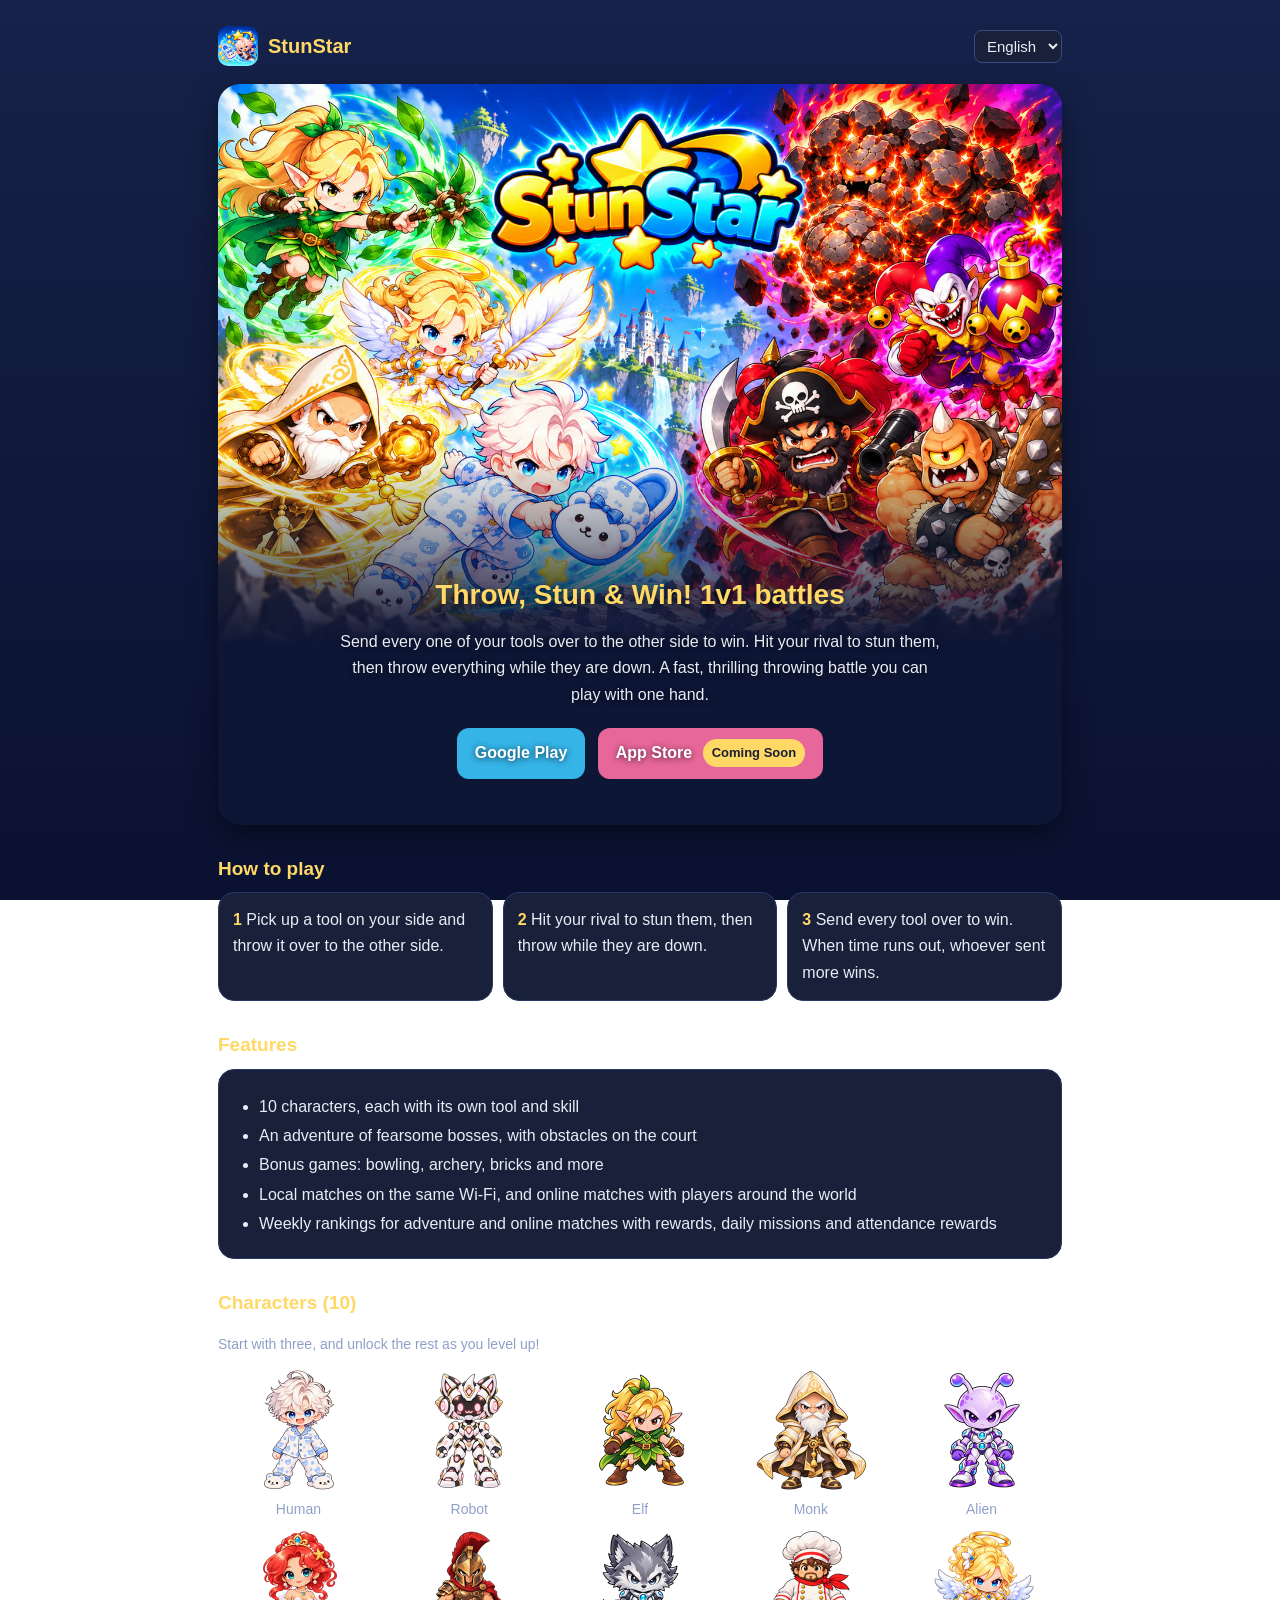
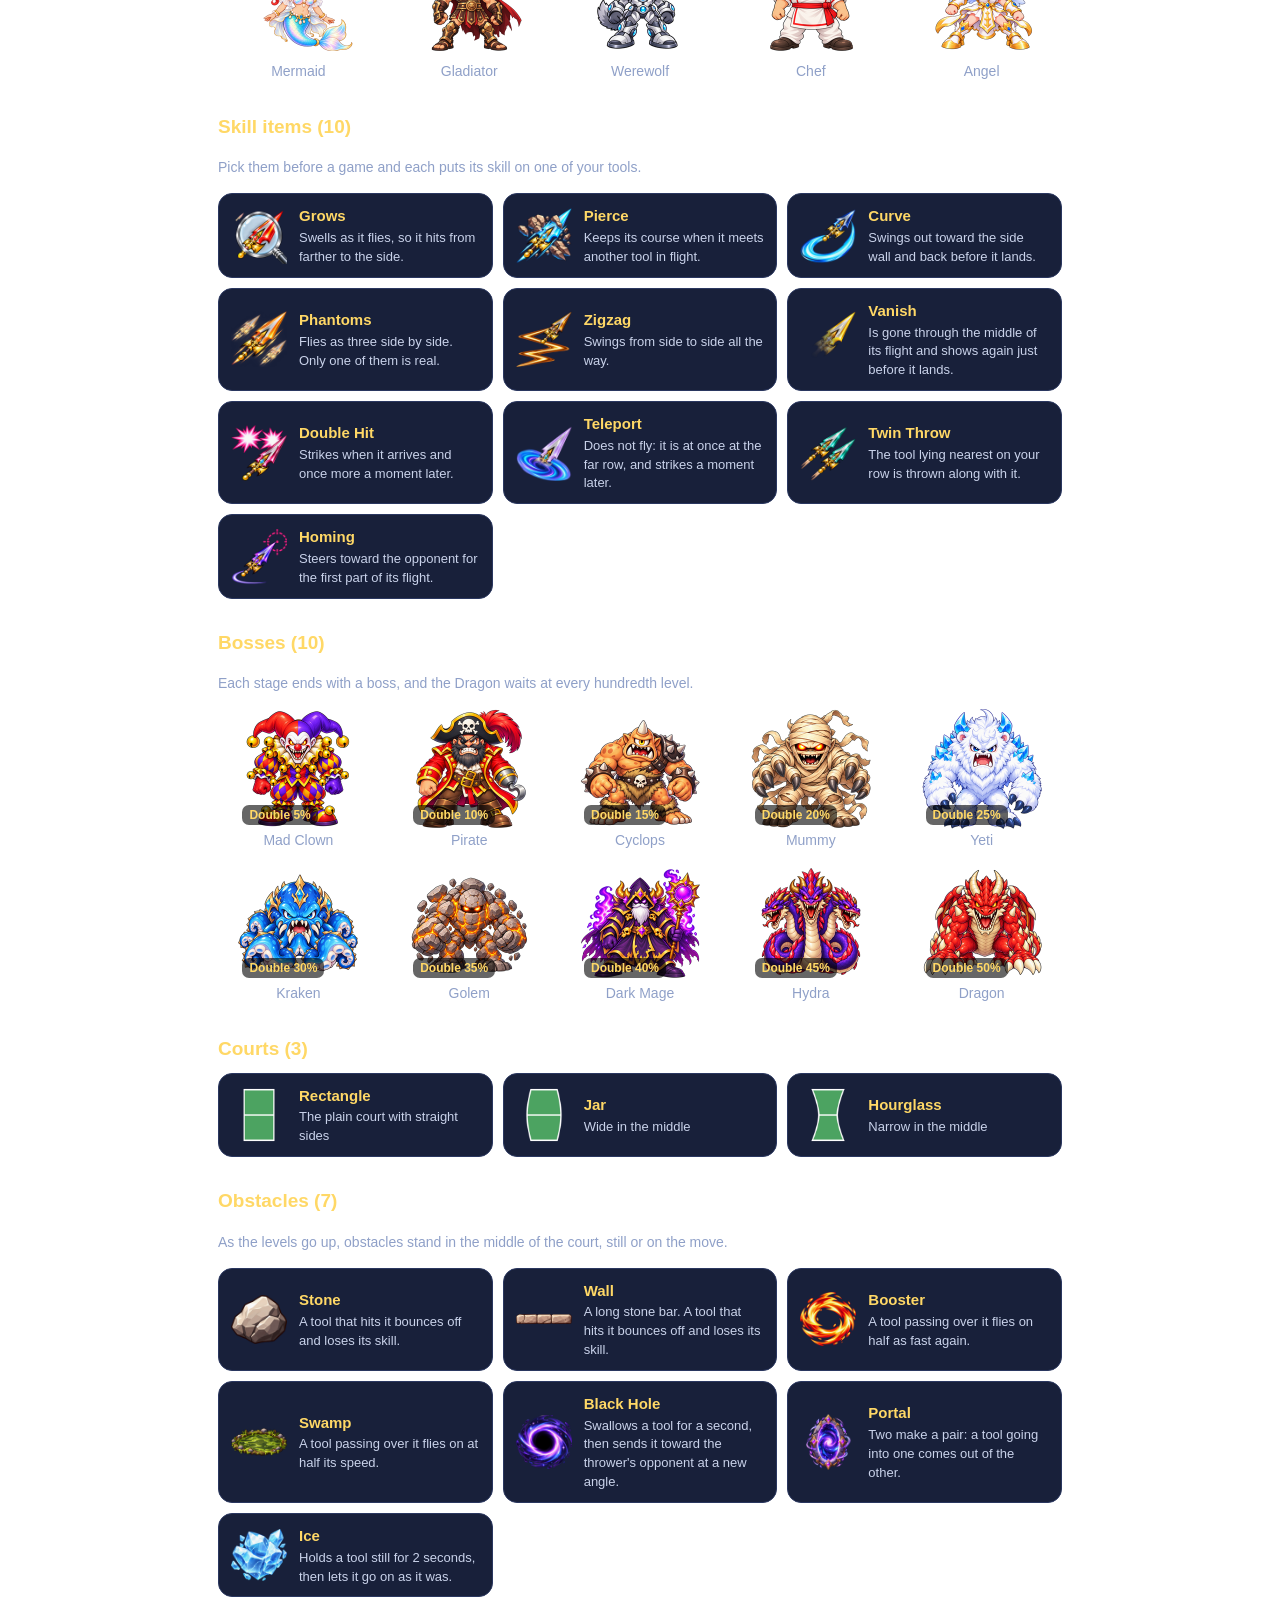
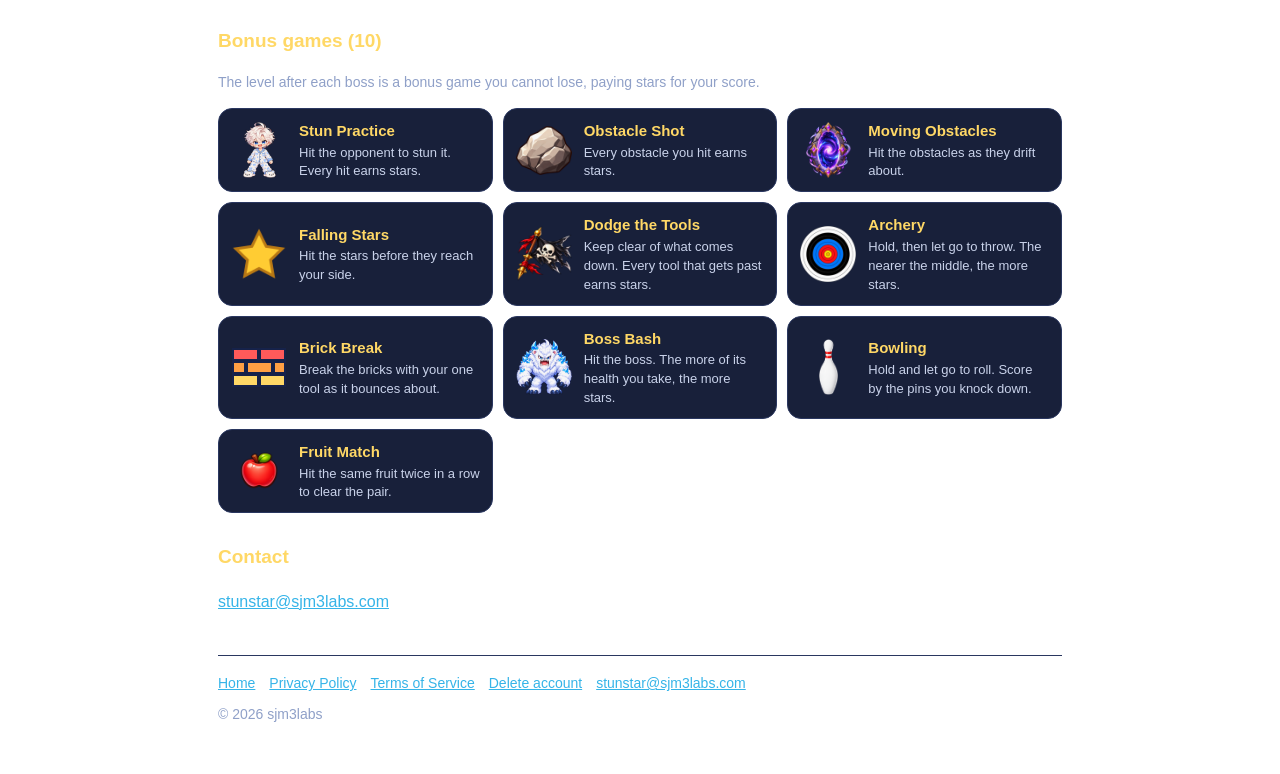
<file: index.html>
<!doctype html>
<html lang="ko">
<head>
<meta charset="utf-8">
<meta name="viewport" content="width=device-width,initial-scale=1">
<title>StunStar - 1:1 던지기 대전 게임 | Throw &amp; Stun 1v1 Battle</title>
<meta name="description" content="던지고 기절시켜라! 무기를 상대 진영으로 던져 넘기는 1:1 대전 게임 StunStar. 10명의 캐릭터와 스킬, 보스 모험, 온라인 대전. Throw, stun and win in StunStar, a free 1v1 throwing battle game with 10 characters, boss adventures and online matches.">
<meta name="keywords" content="StunStar, 스턴스타, 1:1 대전 게임, 던지기 게임, 기절, 캐주얼 대전, 온라인 대전, 모바일 게임, 무료 게임, 한 손 게임, 1v1 battle game, throwing game, stun, casual PvP, online match, mobile game, free game, one-handed game">
<meta name="robots" content="index,follow">
<meta name="theme-color" content="#16224a">
<link rel="canonical" href="https://stunstar.sjm3labs.com/">
<meta name="apple-itunes-app" content="app-id=6826731312">
<meta property="og:type" content="website">
<meta property="og:site_name" content="StunStar">
<meta property="og:url" content="https://stunstar.sjm3labs.com/">
<meta property="og:title" content="StunStar - 1:1 던지기 대전 게임 | Throw &amp; Stun 1v1 Battle">
<meta property="og:description" content="던지고 기절시켜라! 무기를 상대 진영으로 던져 넘기는 1:1 대전 게임 StunStar. 10명의 캐릭터와 스킬, 보스 모험, 온라인 대전. Throw, stun and win in StunStar, a free 1v1 throwing battle game with 10 characters, boss adventures and online matches.">
<meta property="og:image" content="https://stunstar.sjm3labs.com/assets/banner.jpg">
<meta property="og:image:width" content="1440">
<meta property="og:image:height" content="960">
<meta property="og:image:alt" content="StunStar">
<meta property="og:locale" content="ko_KR">
<meta property="og:locale:alternate" content="en_US">
<meta name="twitter:card" content="summary_large_image">
<meta name="twitter:title" content="StunStar - 1:1 던지기 대전 게임 | Throw &amp; Stun 1v1 Battle">
<meta name="twitter:description" content="던지고 기절시켜라! 무기를 상대 진영으로 던져 넘기는 1:1 대전 게임 StunStar. 10명의 캐릭터와 스킬, 보스 모험, 온라인 대전. Throw, stun and win in StunStar, a free 1v1 throwing battle game with 10 characters, boss adventures and online matches.">
<meta name="twitter:image" content="https://stunstar.sjm3labs.com/assets/banner.jpg">
<script type="application/ld+json">{"@context":"https://schema.org","@type":["VideoGame","MobileApplication"],"name":"StunStar","alternateName":"스턴스타","description":"던지고 기절시켜라! 무기를 상대 진영으로 던져 넘기는 1:1 대전 게임 StunStar. 10명의 캐릭터와 스킬, 보스 모험, 온라인 대전. Throw, stun and win in StunStar, a free 1v1 throwing battle game with 10 characters, boss adventures and online matches.","url":"https://stunstar.sjm3labs.com/","image":"https://stunstar.sjm3labs.com/assets/banner.jpg","applicationCategory":"GameApplication","genre":["Casual","Action","PvP"],"gamePlatform":["Android","iOS"],"operatingSystem":"Android, iOS","playMode":["SinglePlayer","MultiPlayer"],"inLanguage":["ko","en","ja","zh","es","hi","fr","ru","de","pt"],"offers":{"@type":"Offer","price":"0","priceCurrency":"USD"},"publisher":{"@type":"Organization","name":"sjm3labs","url":"https://sjm3labs.com/","email":"stunstar@sjm3labs.com"},"installUrl":"https://play.google.com/store/apps/details?id=com.sjm3labs.stunstar","sameAs":["https://play.google.com/store/apps/details?id=com.sjm3labs.stunstar","https://apps.apple.com/app/id6826731312"]}</script>
<link rel="icon" href="./assets/favicon.png">
<link rel="apple-touch-icon" href="./assets/icon.png">
<link rel="stylesheet" href="./assets/site.css">
</head>
<body>
<div class="wrap">
<header class="top"><a class="home" href="./"><img src="./assets/icon.png" alt="">StunStar</a><div class="langs"><select id="lang" aria-label="Language"><option value="ko">한국어</option><option value="en">English</option></select></div></header>
<style>
.hero{border-radius:22px;overflow:hidden;background:#0e1636;box-shadow:0 10px 30px rgba(0,0,0,.45)}
.hero img.art{display:block;width:100%;height:auto;aspect-ratio:3/2;-webkit-mask-image:linear-gradient(#000 66%,transparent);mask-image:linear-gradient(#000 66%,transparent)}
.hero .shade{position:relative;margin-top:-9%;padding:0 22px 26px;text-align:center;word-break:keep-all}
.hero .text{max-width:600px;margin:0 auto}
.hero h1{text-shadow:0 2px 8px rgba(0,0,0,.6)}
.hero p{text-shadow:0 1px 6px rgba(0,0,0,.7)}
.hero .button{margin:4px 4px}
.hero .soon{display:inline-block;vertical-align:middle;margin:-4px 0 -2px 6px;padding:3px 9px;border-radius:999px;background:#ffd866;color:#1a1f33;font-size:13px;font-weight:700;text-shadow:none}
.steps{display:grid;grid-template-columns:repeat(3,1fr);gap:10px}
.steps .card{padding:14px}
.steps b{color:#ffd866}
.chars{display:grid;grid-template-columns:repeat(5,1fr);gap:10px}
.face{position:relative;max-width:120px;margin:0 auto}
.face .dt{position:absolute;left:4px;bottom:4px;padding:1px 7px;border-radius:7px;background:rgba(0,0,0,.6);color:#ffd866;font-size:12px;font-weight:700;line-height:1.5;white-space:nowrap}
.tiles{display:grid;grid-template-columns:repeat(auto-fill,minmax(240px,1fr));gap:10px}
.tile{display:flex;gap:12px;align-items:center;background:#18203a;border:1px solid #2a3760;border-radius:14px;padding:10px 12px}
.tile img,.tile svg{width:56px;height:56px;object-fit:contain;flex:none}
.tile b{display:block;color:#ffd866;font-size:15px}
.tile span.d{color:#c9d2ea;font-size:13px;line-height:1.45}
.tile span.d.on{display:block}
.mystery{width:100%;max-width:120px;aspect-ratio:1;margin:0 auto;border-radius:16px;background:#18203a;border:1px dashed #3a4a7a;display:flex;align-items:center;justify-content:center;font-size:48px;font-weight:800;color:#3a4a7a}
.mystery.small{width:56px;height:56px;flex:none;border-radius:12px;font-size:26px;margin:0}
.tile.mystery-tile{border-style:dashed;border-color:#3a4a7a}
.tile.mystery-tile b{color:#5a6a9a}
@media (max-width:560px){.chars{grid-template-columns:repeat(3,1fr)}.tiles,.steps{grid-template-columns:1fr}.hero .shade{margin-top:-10%;padding:0 16px 20px}.hero h1{font-size:24px}}
</style>
<section class="hero">
<img class="art" src="assets/banner.jpg" alt="StunStar" width="1440" height="960">
<div class="shade"><div class="text">
<div data-lang="ko">
<h1>던지고 기절시켜라! 1:1 대전</h1>
<p>내 쪽의 무기를 모두 상대 진영으로 던져 넘기면 승리! 상대를 맞혀 기절시키고, 그 틈에 몰아 던지세요. 한 손으로도 즐길 수 있는 빠르고 짜릿한 던지기 대전입니다.</p>
</div>
<div data-lang="en">
<h1>Throw, Stun &amp; Win! 1v1 battles</h1>
<p>Send every one of your tools over to the other side to win. Hit your rival to stun them, then throw everything while they are down. A fast, thrilling throwing battle you can play with one hand.</p>
</div>
<p>
<a class="button" href="https://play.google.com/store/apps/details?id=com.sjm3labs.stunstar">Google Play</a>
<span class="button pink">App Store <span class="soon">Coming Soon</span></span>
</p>
</div></div>
</section>

<h2><span data-lang="ko">게임 방법</span><span data-lang="en">How to play</span></h2>
<div class="steps">
<div class="card"><b>1</b> <span data-lang="ko">내 쪽의 무기를 집어 상대 진영으로 던지세요.</span><span data-lang="en">Pick up a tool on your side and throw it over to the other side.</span></div>
<div class="card"><b>2</b> <span data-lang="ko">상대를 맞히면 기절! 그 틈에 몰아서 던지세요.</span><span data-lang="en">Hit your rival to stun them, then throw while they are down.</span></div>
<div class="card"><b>3</b> <span data-lang="ko">무기를 모두 넘기면 승리. 시간이 끝나면 더 많이 넘긴 쪽이 이깁니다.</span><span data-lang="en">Send every tool over to win. When time runs out, whoever sent more wins.</span></div>
</div>

<h2><span data-lang="ko">게임 특징</span><span data-lang="en">Features</span></h2>
<div class="card">
<ul data-lang="ko">
<li>각자 다른 무기와 스킬을 가진 캐릭터 10명</li>
<li>개성 강한 보스들과 다양한 장애물이 기다리는 모험 모드</li>
<li>볼링, 양궁, 벽돌 깨기 등 보너스 게임</li>
<li>같은 와이파이에서 즐기는 로컬 대전과 전 세계 플레이어와 겨루는 온라인 대전</li>
<li>모험·온라인 대전 주간 랭킹과 보상, 일일 미션과 출석 보상</li>
</ul>
<ul data-lang="en">
<li>10 characters, each with its own tool and skill</li>
<li>An adventure of fearsome bosses, with obstacles on the court</li>
<li>Bonus games: bowling, archery, bricks and more</li>
<li>Local matches on the same Wi-Fi, and online matches with players around the world</li>
<li>Weekly rankings for adventure and online matches with rewards, daily missions and attendance rewards</li>
</ul>
</div>

<h2><span data-lang="ko">캐릭터 (10)</span><span data-lang="en">Characters (10)</span></h2>
<p class="muted"><span data-lang="ko">처음부터 3명과 함께하고, 레벨과 별로 나머지를 만나 보세요!</span><span data-lang="en">Start with three, and unlock the rest as you level up!</span></p>
<div class="chars">
<figure style="margin:0;text-align:center"><img src="assets/human.png" alt="Human" loading="lazy" style="width:100%;max-width:120px;aspect-ratio:1;object-fit:contain"><figcaption class="muted"><span data-lang="ko">휴먼</span><span data-lang="en">Human</span></figcaption></figure>
<figure style="margin:0;text-align:center"><img src="assets/robot.png" alt="Robot" loading="lazy" style="width:100%;max-width:120px;aspect-ratio:1;object-fit:contain"><figcaption class="muted"><span data-lang="ko">로봇</span><span data-lang="en">Robot</span></figcaption></figure>
<figure style="margin:0;text-align:center"><img src="assets/elf.png" alt="Elf" loading="lazy" style="width:100%;max-width:120px;aspect-ratio:1;object-fit:contain"><figcaption class="muted"><span data-lang="ko">엘프</span><span data-lang="en">Elf</span></figcaption></figure>
<figure style="margin:0;text-align:center"><img src="assets/monk.png" alt="Monk" loading="lazy" style="width:100%;max-width:120px;aspect-ratio:1;object-fit:contain"><figcaption class="muted"><span data-lang="ko">수도승</span><span data-lang="en">Monk</span></figcaption></figure>
<figure style="margin:0;text-align:center"><img src="assets/alien.png" alt="Alien" loading="lazy" style="width:100%;max-width:120px;aspect-ratio:1;object-fit:contain"><figcaption class="muted"><span data-lang="ko">외계인</span><span data-lang="en">Alien</span></figcaption></figure>
<figure style="margin:0;text-align:center"><img src="assets/mermaid.png" alt="Mermaid" loading="lazy" style="width:100%;max-width:120px;aspect-ratio:1;object-fit:contain"><figcaption class="muted"><span data-lang="ko">인어공주</span><span data-lang="en">Mermaid</span></figcaption></figure>
<figure style="margin:0;text-align:center"><img src="assets/gladiator.png" alt="Gladiator" loading="lazy" style="width:100%;max-width:120px;aspect-ratio:1;object-fit:contain"><figcaption class="muted"><span data-lang="ko">검투사</span><span data-lang="en">Gladiator</span></figcaption></figure>
<figure style="margin:0;text-align:center"><img src="assets/werewolf.png" alt="Werewolf" loading="lazy" style="width:100%;max-width:120px;aspect-ratio:1;object-fit:contain"><figcaption class="muted"><span data-lang="ko">늑대인간</span><span data-lang="en">Werewolf</span></figcaption></figure>
<figure style="margin:0;text-align:center"><img src="assets/chef.png" alt="Chef" loading="lazy" style="width:100%;max-width:120px;aspect-ratio:1;object-fit:contain"><figcaption class="muted"><span data-lang="ko">요리사</span><span data-lang="en">Chef</span></figcaption></figure>
<figure style="margin:0;text-align:center"><img src="assets/angel.png" alt="Angel" loading="lazy" style="width:100%;max-width:120px;aspect-ratio:1;object-fit:contain"><figcaption class="muted"><span data-lang="ko">천사</span><span data-lang="en">Angel</span></figcaption></figure>
</div>

<h2><span data-lang="ko">스킬 아이템 (10)</span><span data-lang="en">Skill items (10)</span></h2>
<p class="muted"><span data-lang="ko">경기 전에 골라 넣으면 내 무기 하나에 그 스킬이 붙습니다.</span><span data-lang="en">Pick them before a game and each puts its skill on one of your tools.</span></p>
<div class="tiles">
<div class="tile"><img src="assets/items/grow.png" alt="Grows" loading="lazy"><div><b><span data-lang="ko">확대</span><span data-lang="en">Grows</span></b><span class="d" data-lang="ko">날아가면서 커져서 옆으로 더 넓게 맞습니다.</span><span class="d" data-lang="en">Swells as it flies, so it hits from farther to the side.</span></div></div>
<div class="tile"><img src="assets/items/pierce.png" alt="Pierce" loading="lazy"><div><b><span data-lang="ko">관통</span><span data-lang="en">Pierce</span></b><span class="d" data-lang="ko">날아오는 무기와 부딪혀도 밀리지 않고 그대로 갑니다.</span><span class="d" data-lang="en">Keeps its course when it meets another tool in flight.</span></div></div>
<div class="tile"><img src="assets/items/curve.png" alt="Curve" loading="lazy"><div><b><span data-lang="ko">커브</span><span data-lang="en">Curve</span></b><span class="d" data-lang="ko">옆벽 쪽으로 크게 휘었다가 돌아와 떨어집니다.</span><span class="d" data-lang="en">Swings out toward the side wall and back before it lands.</span></div></div>
<div class="tile"><img src="assets/items/decoy.png" alt="Phantoms" loading="lazy"><div><b><span data-lang="ko">분신</span><span data-lang="en">Phantoms</span></b><span class="d" data-lang="ko">셋으로 보이며 날아갑니다. 그중 하나만 진짜입니다.</span><span class="d" data-lang="en">Flies as three side by side. Only one of them is real.</span></div></div>
<div class="tile"><img src="assets/items/zigzag.png" alt="Zigzag" loading="lazy"><div><b><span data-lang="ko">지그재그</span><span data-lang="en">Zigzag</span></b><span class="d" data-lang="ko">좌우로 흔들리며 날아갑니다.</span><span class="d" data-lang="en">Swings from side to side all the way.</span></div></div>
<div class="tile"><img src="assets/items/vanish.png" alt="Vanish" loading="lazy"><div><b><span data-lang="ko">은신</span><span data-lang="en">Vanish</span></b><span class="d" data-lang="ko">날아가는 중간에 사라졌다가 도착 직전에 다시 나타납니다.</span><span class="d" data-lang="en">Is gone through the middle of its flight and shows again just before it lands.</span></div></div>
<div class="tile"><img src="assets/items/doublehit.png" alt="Double Hit" loading="lazy"><div><b><span data-lang="ko">2연타</span><span data-lang="en">Double Hit</span></b><span class="d" data-lang="ko">도착해서 한 번, 잠시 뒤에 한 번 더 때립니다.</span><span class="d" data-lang="en">Strikes when it arrives and once more a moment later.</span></div></div>
<div class="tile"><img src="assets/items/teleport.png" alt="Teleport" loading="lazy"><div><b><span data-lang="ko">순간이동</span><span data-lang="en">Teleport</span></b><span class="d" data-lang="ko">날아가지 않고 곧바로 상대 줄에 나타나 잠시 뒤에 때립니다.</span><span class="d" data-lang="en">Does not fly: it is at once at the far row, and strikes a moment later.</span></div></div>
<div class="tile"><img src="assets/items/twinthrow.png" alt="Twin Throw" loading="lazy"><div><b><span data-lang="ko">쌍발</span><span data-lang="en">Twin Throw</span></b><span class="d" data-lang="ko">가까이 놓인 무기 하나를 함께 던집니다.</span><span class="d" data-lang="en">The tool lying nearest on your row is thrown along with it.</span></div></div>
<div class="tile"><img src="assets/items/homing.png" alt="Homing" loading="lazy"><div><b><span data-lang="ko">유도</span><span data-lang="en">Homing</span></b><span class="d" data-lang="ko">날아가는 앞부분 동안 상대 쪽으로 방향을 틉니다.</span><span class="d" data-lang="en">Steers toward the opponent for the first part of its flight.</span></div></div>
</div>

<h2><span data-lang="ko">보스 (10)</span><span data-lang="en">Bosses (10)</span></h2>
<p class="muted"><span data-lang="ko">스테이지마다 마지막 판에 등장하고, 100레벨마다 드래곤이 기다립니다.</span><span data-lang="en">Each stage ends with a boss, and the Dragon waits at every hundredth level.</span></p>
<div class="chars">
<figure style="margin:0;text-align:center"><div class="face"><img src="assets/bosses/clown.png" alt="Mad Clown" loading="lazy" style="width:100%;aspect-ratio:1;object-fit:contain;display:block"><span class="dt"><span data-lang="ko">2연발 5%</span><span data-lang="en">Double 5%</span></span></div><figcaption class="muted"><span data-lang="ko">미친광대</span><span data-lang="en">Mad Clown</span></figcaption></figure>
<figure style="margin:0;text-align:center"><div class="face"><img src="assets/bosses/pirate.png" alt="Pirate" loading="lazy" style="width:100%;aspect-ratio:1;object-fit:contain;display:block"><span class="dt"><span data-lang="ko">2연발 10%</span><span data-lang="en">Double 10%</span></span></div><figcaption class="muted"><span data-lang="ko">해적</span><span data-lang="en">Pirate</span></figcaption></figure>
<figure style="margin:0;text-align:center"><div class="face"><img src="assets/bosses/cyclops.png" alt="Cyclops" loading="lazy" style="width:100%;aspect-ratio:1;object-fit:contain;display:block"><span class="dt"><span data-lang="ko">2연발 15%</span><span data-lang="en">Double 15%</span></span></div><figcaption class="muted"><span data-lang="ko">사이클롭스</span><span data-lang="en">Cyclops</span></figcaption></figure>
<figure style="margin:0;text-align:center"><div class="face"><img src="assets/bosses/mummy.png" alt="Mummy" loading="lazy" style="width:100%;aspect-ratio:1;object-fit:contain;display:block"><span class="dt"><span data-lang="ko">2연발 20%</span><span data-lang="en">Double 20%</span></span></div><figcaption class="muted"><span data-lang="ko">미라</span><span data-lang="en">Mummy</span></figcaption></figure>
<figure style="margin:0;text-align:center"><div class="face"><img src="assets/bosses/yeti.png" alt="Yeti" loading="lazy" style="width:100%;aspect-ratio:1;object-fit:contain;display:block"><span class="dt"><span data-lang="ko">2연발 25%</span><span data-lang="en">Double 25%</span></span></div><figcaption class="muted"><span data-lang="ko">설인</span><span data-lang="en">Yeti</span></figcaption></figure>
<figure style="margin:0;text-align:center"><div class="face"><img src="assets/bosses/kraken.png" alt="Kraken" loading="lazy" style="width:100%;aspect-ratio:1;object-fit:contain;display:block"><span class="dt"><span data-lang="ko">2연발 30%</span><span data-lang="en">Double 30%</span></span></div><figcaption class="muted"><span data-lang="ko">크라켄</span><span data-lang="en">Kraken</span></figcaption></figure>
<figure style="margin:0;text-align:center"><div class="face"><img src="assets/bosses/golem.png" alt="Golem" loading="lazy" style="width:100%;aspect-ratio:1;object-fit:contain;display:block"><span class="dt"><span data-lang="ko">2연발 35%</span><span data-lang="en">Double 35%</span></span></div><figcaption class="muted"><span data-lang="ko">골렘</span><span data-lang="en">Golem</span></figcaption></figure>
<figure style="margin:0;text-align:center"><div class="face"><img src="assets/bosses/darkmage.png" alt="Dark Mage" loading="lazy" style="width:100%;aspect-ratio:1;object-fit:contain;display:block"><span class="dt"><span data-lang="ko">2연발 40%</span><span data-lang="en">Double 40%</span></span></div><figcaption class="muted"><span data-lang="ko">흑마법사</span><span data-lang="en">Dark Mage</span></figcaption></figure>
<figure style="margin:0;text-align:center"><div class="face"><img src="assets/bosses/hydra.png" alt="Hydra" loading="lazy" style="width:100%;aspect-ratio:1;object-fit:contain;display:block"><span class="dt"><span data-lang="ko">2연발 45%</span><span data-lang="en">Double 45%</span></span></div><figcaption class="muted"><span data-lang="ko">히드라</span><span data-lang="en">Hydra</span></figcaption></figure>
<figure style="margin:0;text-align:center"><div class="face"><img src="assets/bosses/dragon.png" alt="Dragon" loading="lazy" style="width:100%;aspect-ratio:1;object-fit:contain;display:block"><span class="dt"><span data-lang="ko">2연발 50%</span><span data-lang="en">Double 50%</span></span></div><figcaption class="muted"><span data-lang="ko">드래곤</span><span data-lang="en">Dragon</span></figcaption></figure>
</div>

<h2><span data-lang="ko">경기장 (3)</span><span data-lang="en">Courts (3)</span></h2>
<div class="tiles">
<div class="tile"><img src="assets/courts/rectangle.png" alt="Rectangle" loading="lazy"><div><b><span data-lang="ko">직사각형</span><span data-lang="en">Rectangle</span></b><span class="d" data-lang="ko">곧은 옆벽의 기본 경기장</span><span class="d" data-lang="en">The plain court with straight sides</span></div></div>
<div class="tile"><img src="assets/courts/jar.png" alt="Jar" loading="lazy"><div><b><span data-lang="ko">항아리</span><span data-lang="en">Jar</span></b><span class="d" data-lang="ko">가운데가 넓게 부푼 경기장</span><span class="d" data-lang="en">Wide in the middle</span></div></div>
<div class="tile"><img src="assets/courts/hourglass.png" alt="Hourglass" loading="lazy"><div><b><span data-lang="ko">모래시계</span><span data-lang="en">Hourglass</span></b><span class="d" data-lang="ko">가운데가 잘록한 경기장</span><span class="d" data-lang="en">Narrow in the middle</span></div></div>
</div>

<h2><span data-lang="ko">장애물 (7)</span><span data-lang="en">Obstacles (7)</span></h2>
<p class="muted"><span data-lang="ko">레벨이 오를수록 경기장 가운데에 여러 장애물이 놓이고, 가만히 있거나 움직입니다.</span><span data-lang="en">As the levels go up, obstacles stand in the middle of the court, still or on the move.</span></p>
<div class="tiles">
<div class="tile"><img src="assets/obstacles/pin.png" alt="Stone" loading="lazy"><div><b><span data-lang="ko">돌멩이</span><span data-lang="en">Stone</span></b><span class="d" data-lang="ko">부딪힌 무기는 튕겨 나가고 스킬이 사라집니다.</span><span class="d" data-lang="en">A tool that hits it bounces off and loses its skill.</span></div></div>
<div class="tile"><img src="assets/obstacles/wall.png" alt="Wall" loading="lazy"><div><b><span data-lang="ko">벽</span><span data-lang="en">Wall</span></b><span class="d" data-lang="ko">길쭉한 돌벽입니다. 부딪힌 무기는 튕겨 나가고 스킬이 사라집니다.</span><span class="d" data-lang="en">A long stone bar. A tool that hits it bounces off and loses its skill.</span></div></div>
<div class="tile"><img src="assets/obstacles/booster.png" alt="Booster" loading="lazy"><div><b><span data-lang="ko">부스터</span><span data-lang="en">Booster</span></b><span class="d" data-lang="ko">지나가는 무기가 1.5배 빨라집니다.</span><span class="d" data-lang="en">A tool passing over it flies on half as fast again.</span></div></div>
<div class="tile"><img src="assets/obstacles/swamp.png" alt="Swamp" loading="lazy"><div><b><span data-lang="ko">늪</span><span data-lang="en">Swamp</span></b><span class="d" data-lang="ko">지나가는 무기가 절반 속도로 느려집니다.</span><span class="d" data-lang="en">A tool passing over it flies on at half its speed.</span></div></div>
<div class="tile"><img src="assets/obstacles/blackhole.png" alt="Black Hole" loading="lazy"><div><b><span data-lang="ko">블랙홀</span><span data-lang="en">Black Hole</span></b><span class="d" data-lang="ko">무기를 1초 동안 삼켰다가 상대를 향해 다른 각도로 내보냅니다.</span><span class="d" data-lang="en">Swallows a tool for a second, then sends it toward the thrower's opponent at a new angle.</span></div></div>
<div class="tile"><img src="assets/obstacles/portal.png" alt="Portal" loading="lazy"><div><b><span data-lang="ko">포탈</span><span data-lang="en">Portal</span></b><span class="d" data-lang="ko">두 개가 한 쌍입니다. 한쪽에 들어간 무기가 다른 쪽에서 나옵니다.</span><span class="d" data-lang="en">Two make a pair: a tool going into one comes out of the other.</span></div></div>
<div class="tile"><img src="assets/obstacles/ice.png" alt="Ice" loading="lazy"><div><b><span data-lang="ko">얼음</span><span data-lang="en">Ice</span></b><span class="d" data-lang="ko">무기를 2초 동안 멈춰 세웠다가 그대로 보냅니다.</span><span class="d" data-lang="en">Holds a tool still for 2 seconds, then lets it go on as it was.</span></div></div>
</div>

<h2><span data-lang="ko">보너스 게임 (10)</span><span data-lang="en">Bonus games (10)</span></h2>
<p class="muted"><span data-lang="ko">보스를 이긴 다음 레벨은 지지 않는 보너스 게임입니다. 점수만큼 별을 받습니다.</span><span data-lang="en">The level after each boss is a bonus game you cannot lose, paying stars for your score.</span></p>
<div class="tiles">
<div class="tile"><img src="assets/games/stun.png" alt="Stun Practice" loading="lazy"><div><b><span data-lang="ko">기절시키기</span><span data-lang="en">Stun Practice</span></b><span class="d" data-lang="ko">상대를 맞혀 기절시키세요. 맞힐 때마다 별을 얻습니다.</span><span class="d" data-lang="en">Hit the opponent to stun it. Every hit earns stars.</span></div></div>
<div class="tile"><img src="assets/games/pins.png" alt="Obstacle Shot" loading="lazy"><div><b><span data-lang="ko">장애물 맞히기</span><span data-lang="en">Obstacle Shot</span></b><span class="d" data-lang="ko">장애물을 맞힐 때마다 별을 얻습니다.</span><span class="d" data-lang="en">Every obstacle you hit earns stars.</span></div></div>
<div class="tile"><img src="assets/games/moving.png" alt="Moving Obstacles" loading="lazy"><div><b><span data-lang="ko">움직이는 장애물</span><span data-lang="en">Moving Obstacles</span></b><span class="d" data-lang="ko">돌아다니는 장애물을 맞히세요.</span><span class="d" data-lang="en">Hit the obstacles as they drift about.</span></div></div>
<div class="tile"><img src="assets/games/stars.png" alt="Falling Stars" loading="lazy"><div><b><span data-lang="ko">별 따기</span><span data-lang="en">Falling Stars</span></b><span class="d" data-lang="ko">별이 내 쪽에 닿기 전에 맞히세요.</span><span class="d" data-lang="en">Hit the stars before they reach your side.</span></div></div>
<div class="tile"><img src="assets/games/dodge.png" alt="Dodge the Tools" loading="lazy"><div><b><span data-lang="ko">무기 피하기</span><span data-lang="en">Dodge the Tools</span></b><span class="d" data-lang="ko">떨어지는 무기를 피하세요. 지나간 무기만큼 별을 얻습니다.</span><span class="d" data-lang="en">Keep clear of what comes down. Every tool that gets past earns stars.</span></div></div>
<div class="tile"><img src="assets/games/archery.png" alt="Archery" loading="lazy"><div><b><span data-lang="ko">양궁</span><span data-lang="en">Archery</span></b><span class="d" data-lang="ko">누르고 있다가 놓으면 던집니다. 과녁 가운데일수록 별이 많습니다.</span><span class="d" data-lang="en">Hold, then let go to throw. The nearer the middle, the more stars.</span></div></div>
<div class="tile"><svg viewBox="0 0 56 56" aria-hidden="true"><g stroke="#16224a" stroke-width="2"><rect x="2" y="10" width="25" height="11" fill="#ff5a5a"/><rect x="29" y="10" width="25" height="11" fill="#ff5a5a"/><rect x="2" y="23" width="12" height="11" fill="#ff9f43"/><rect x="16" y="23" width="25" height="11" fill="#ff9f43"/><rect x="43" y="23" width="11" height="11" fill="#ff9f43"/><rect x="2" y="36" width="25" height="11" fill="#ffd866"/><rect x="29" y="36" width="25" height="11" fill="#ffd866"/></g></svg><div><b><span data-lang="ko">벽돌 깨기</span><span data-lang="en">Brick Break</span></b><span class="d" data-lang="ko">무기 하나로 벽돌을 깨세요. 무기는 튕겨 다니다 돌아옵니다.</span><span class="d" data-lang="en">Break the bricks with your one tool as it bounces about.</span></div></div>
<div class="tile"><img src="assets/games/boss.png" alt="Boss Bash" loading="lazy"><div><b><span data-lang="ko">보스 때리기</span><span data-lang="en">Boss Bash</span></b><span class="d" data-lang="ko">보스를 때리세요. 체력을 깎은 만큼 별을 얻습니다.</span><span class="d" data-lang="en">Hit the boss. The more of its health you take, the more stars.</span></div></div>
<div class="tile"><img src="assets/games/bowling.png" alt="Bowling" loading="lazy"><div><b><span data-lang="ko">볼링</span><span data-lang="en">Bowling</span></b><span class="d" data-lang="ko">누르고 있다가 놓으면 굴러갑니다. 쓰러진 핀만큼 점수!</span><span class="d" data-lang="en">Hold and let go to roll. Score by the pins you knock down.</span></div></div>
<div class="tile"><img src="assets/games/fruit.png" alt="Fruit Match" loading="lazy"><div><b><span data-lang="ko">과일 짝 맞추기</span><span data-lang="en">Fruit Match</span></b><span class="d" data-lang="ko">같은 과일을 연달아 맞혀 짝을 지우세요.</span><span class="d" data-lang="en">Hit the same fruit twice in a row to clear the pair.</span></div></div>
</div>

<h2><span data-lang="ko">문의</span><span data-lang="en">Contact</span></h2>
<p><a href="mailto:stunstar@sjm3labs.com">stunstar@sjm3labs.com</a></p>
<footer>
<a href="./">Home</a><a href="./privacy-policy/"><span data-lang="ko">개인정보처리방침</span><span data-lang="en">Privacy Policy</span></a><a href="./terms/"><span data-lang="ko">이용약관</span><span data-lang="en">Terms of Service</span></a><a href="./delete-account/"><span data-lang="ko">계정 삭제</span><span data-lang="en">Delete account</span></a><a href="mailto:stunstar@sjm3labs.com">stunstar@sjm3labs.com</a>
<div style="margin-top:8px">© 2026 sjm3labs</div>
</footer>
</div>
<script>
(function(){var codes=["ko","en"];
function pick(c){if(codes.indexOf(c)<0)c=codes.indexOf('en')>=0?'en':codes[0];
document.querySelectorAll('[data-lang]').forEach(function(e){e.classList.toggle('on',e.getAttribute('data-lang')===c)});
var s=document.getElementById('lang');if(s)s.value=c;document.documentElement.lang=c;try{localStorage.setItem('lang',c)}catch(e){}}
var saved=null;try{saved=localStorage.getItem('lang')}catch(e){}
var nav=(navigator.language||'en').slice(0,2).toLowerCase();
pick(saved||nav);
var s=document.getElementById('lang');if(s)s.onchange=function(){pick(s.value)};})();
</script>
</body>
</html>
</file>
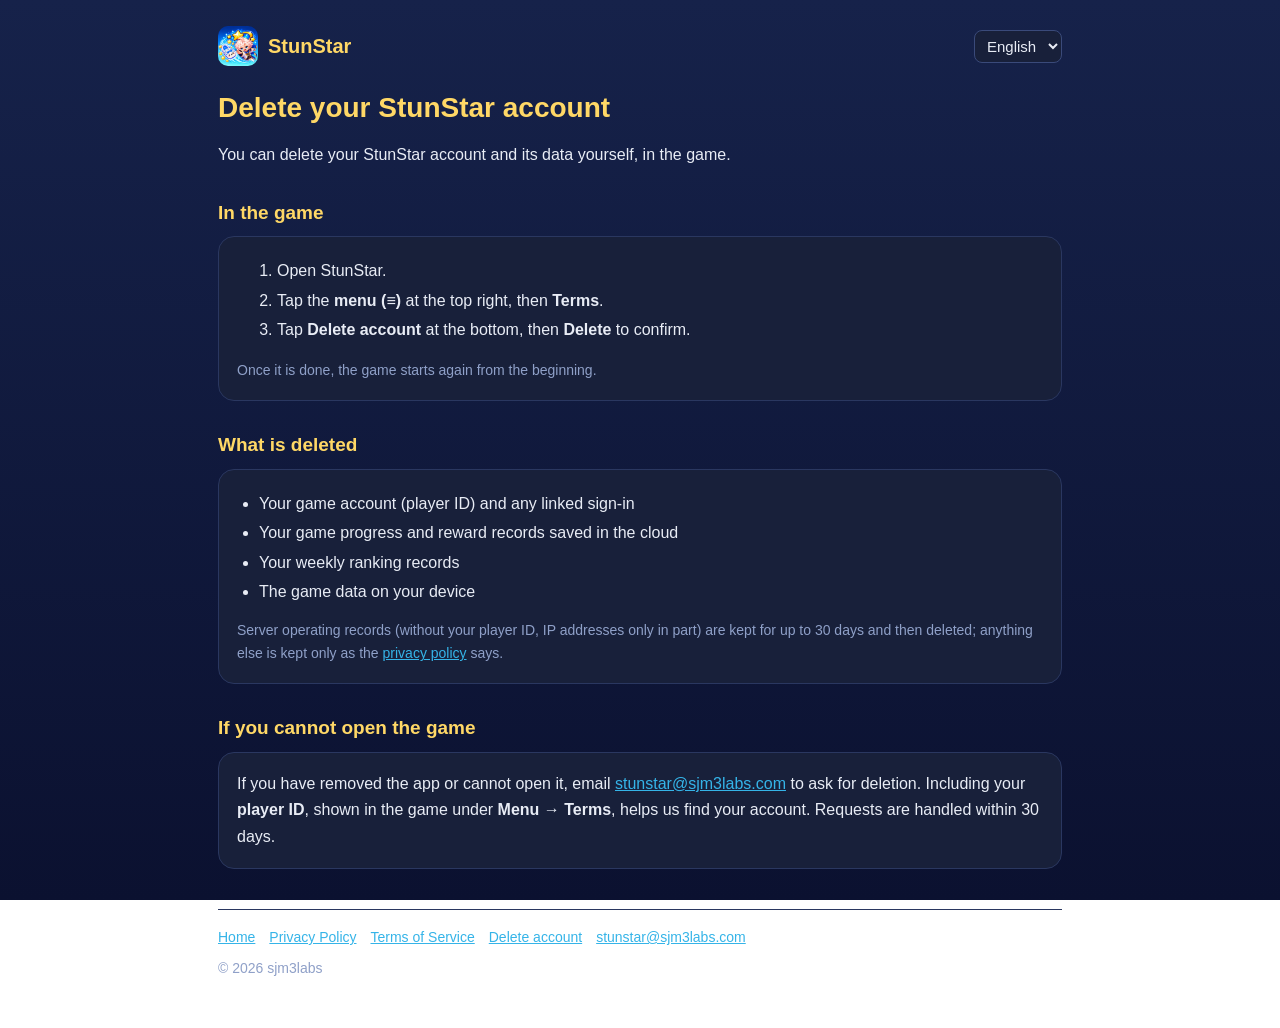
<file: delete-account/index.html>
<!doctype html>
<html lang="ko">
<head>
<meta charset="utf-8">
<meta name="viewport" content="width=device-width,initial-scale=1">
<title>Delete your StunStar account</title>
<meta name="description" content="How to delete a StunStar account and its data / StunStar 계정 삭제 방법">
<meta name="keywords" content="StunStar, 스턴스타, 1:1 대전 게임, 던지기 게임, 기절, 캐주얼 대전, 온라인 대전, 모바일 게임, 무료 게임, 한 손 게임, 1v1 battle game, throwing game, stun, casual PvP, online match, mobile game, free game, one-handed game">
<meta name="robots" content="index,follow">
<meta name="theme-color" content="#16224a">
<link rel="canonical" href="https://stunstar.sjm3labs.com/delete-account/">
<meta name="apple-itunes-app" content="app-id=6826731312">
<meta property="og:type" content="website">
<meta property="og:site_name" content="StunStar">
<meta property="og:url" content="https://stunstar.sjm3labs.com/delete-account/">
<meta property="og:title" content="Delete your StunStar account">
<meta property="og:description" content="How to delete a StunStar account and its data / StunStar 계정 삭제 방법">
<meta property="og:image" content="https://stunstar.sjm3labs.com/assets/banner.jpg">
<meta property="og:image:width" content="1440">
<meta property="og:image:height" content="960">
<meta property="og:image:alt" content="StunStar">
<meta property="og:locale" content="ko_KR">
<meta property="og:locale:alternate" content="en_US">
<meta name="twitter:card" content="summary_large_image">
<meta name="twitter:title" content="Delete your StunStar account">
<meta name="twitter:description" content="How to delete a StunStar account and its data / StunStar 계정 삭제 방법">
<meta name="twitter:image" content="https://stunstar.sjm3labs.com/assets/banner.jpg">

<link rel="icon" href="../assets/favicon.png">
<link rel="apple-touch-icon" href="../assets/icon.png">
<link rel="stylesheet" href="../assets/site.css">
</head>
<body>
<div class="wrap">
<header class="top"><a class="home" href="../"><img src="../assets/icon.png" alt="">StunStar</a><div class="langs"><select id="lang" aria-label="Language"><option value="ko">한국어</option><option value="en">English</option></select></div></header>
<article data-lang="ko">
<h1>StunStar 계정 삭제</h1>
<p>StunStar 계정과 관련 데이터는 게임 안에서 직접 삭제할 수 있습니다.</p>
<h2>게임 안에서 삭제하기</h2>
<div class="card"><ol>
<li>StunStar를 실행합니다.</li>
<li>오른쪽 위 <b>메뉴(≡)</b> → <b>약관</b>을 엽니다.</li>
<li>아래의 <b>계정 삭제</b>를 누르고, 확인 창에서 <b>삭제</b>를 누릅니다.</li>
</ol>
<p class="muted">삭제가 끝나면 게임이 처음 상태로 다시 시작됩니다.</p></div>
<h2>삭제되는 데이터</h2>
<div class="card"><ul>
<li>게임 계정(플레이어 ID)과 계정 연동 정보</li>
<li>클라우드에 저장된 게임 진행 데이터와 보상 기록</li>
<li>주간 랭킹 기록</li>
<li>기기에 저장된 게임 데이터</li>
</ul>
<p class="muted">서버 운영 기록(플레이어 ID 없이, IP 일부를 가린 형태)은 최대 30일 보관 후 삭제되며, 그 밖의 보관 기간은 <a href="../privacy-policy/">개인정보처리방침</a>을 따릅니다.</p></div>
<h2>게임을 실행할 수 없는 경우</h2>
<div class="card"><p>앱을 지웠거나 실행할 수 없다면 <a href="mailto:stunstar@sjm3labs.com?subject=StunStar%20account%20deletion">stunstar@sjm3labs.com</a>로 삭제를 요청해 주세요. 게임 안 <b>메뉴 → 약관</b>에 표시되는 <b>플레이어 ID</b>를 함께 보내 주시면 더 빠르게 처리됩니다. 요청은 확인 후 30일 이내에 처리합니다.</p></div>
</article>
<article data-lang="en">
<h1>Delete your StunStar account</h1>
<p>You can delete your StunStar account and its data yourself, in the game.</p>
<h2>In the game</h2>
<div class="card"><ol>
<li>Open StunStar.</li>
<li>Tap the <b>menu (≡)</b> at the top right, then <b>Terms</b>.</li>
<li>Tap <b>Delete account</b> at the bottom, then <b>Delete</b> to confirm.</li>
</ol>
<p class="muted">Once it is done, the game starts again from the beginning.</p></div>
<h2>What is deleted</h2>
<div class="card"><ul>
<li>Your game account (player ID) and any linked sign-in</li>
<li>Your game progress and reward records saved in the cloud</li>
<li>Your weekly ranking records</li>
<li>The game data on your device</li>
</ul>
<p class="muted">Server operating records (without your player ID, IP addresses only in part) are kept for up to 30 days and then deleted; anything else is kept only as the <a href="../privacy-policy/">privacy policy</a> says.</p></div>
<h2>If you cannot open the game</h2>
<div class="card"><p>If you have removed the app or cannot open it, email <a href="mailto:stunstar@sjm3labs.com?subject=StunStar%20account%20deletion">stunstar@sjm3labs.com</a> to ask for deletion. Including your <b>player ID</b>, shown in the game under <b>Menu → Terms</b>, helps us find your account. Requests are handled within 30 days.</p></div>
</article>
<footer>
<a href="../">Home</a><a href="../privacy-policy/"><span data-lang="ko">개인정보처리방침</span><span data-lang="en">Privacy Policy</span></a><a href="../terms/"><span data-lang="ko">이용약관</span><span data-lang="en">Terms of Service</span></a><a href="../delete-account/"><span data-lang="ko">계정 삭제</span><span data-lang="en">Delete account</span></a><a href="mailto:stunstar@sjm3labs.com">stunstar@sjm3labs.com</a>
<div style="margin-top:8px">© 2026 sjm3labs</div>
</footer>
</div>
<script>
(function(){var codes=["ko","en"];
function pick(c){if(codes.indexOf(c)<0)c=codes.indexOf('en')>=0?'en':codes[0];
document.querySelectorAll('[data-lang]').forEach(function(e){e.classList.toggle('on',e.getAttribute('data-lang')===c)});
var s=document.getElementById('lang');if(s)s.value=c;document.documentElement.lang=c;try{localStorage.setItem('lang',c)}catch(e){}}
var saved=null;try{saved=localStorage.getItem('lang')}catch(e){}
var nav=(navigator.language||'en').slice(0,2).toLowerCase();
pick(saved||nav);
var s=document.getElementById('lang');if(s)s.onchange=function(){pick(s.value)};})();
</script>
</body>
</html>
</file>
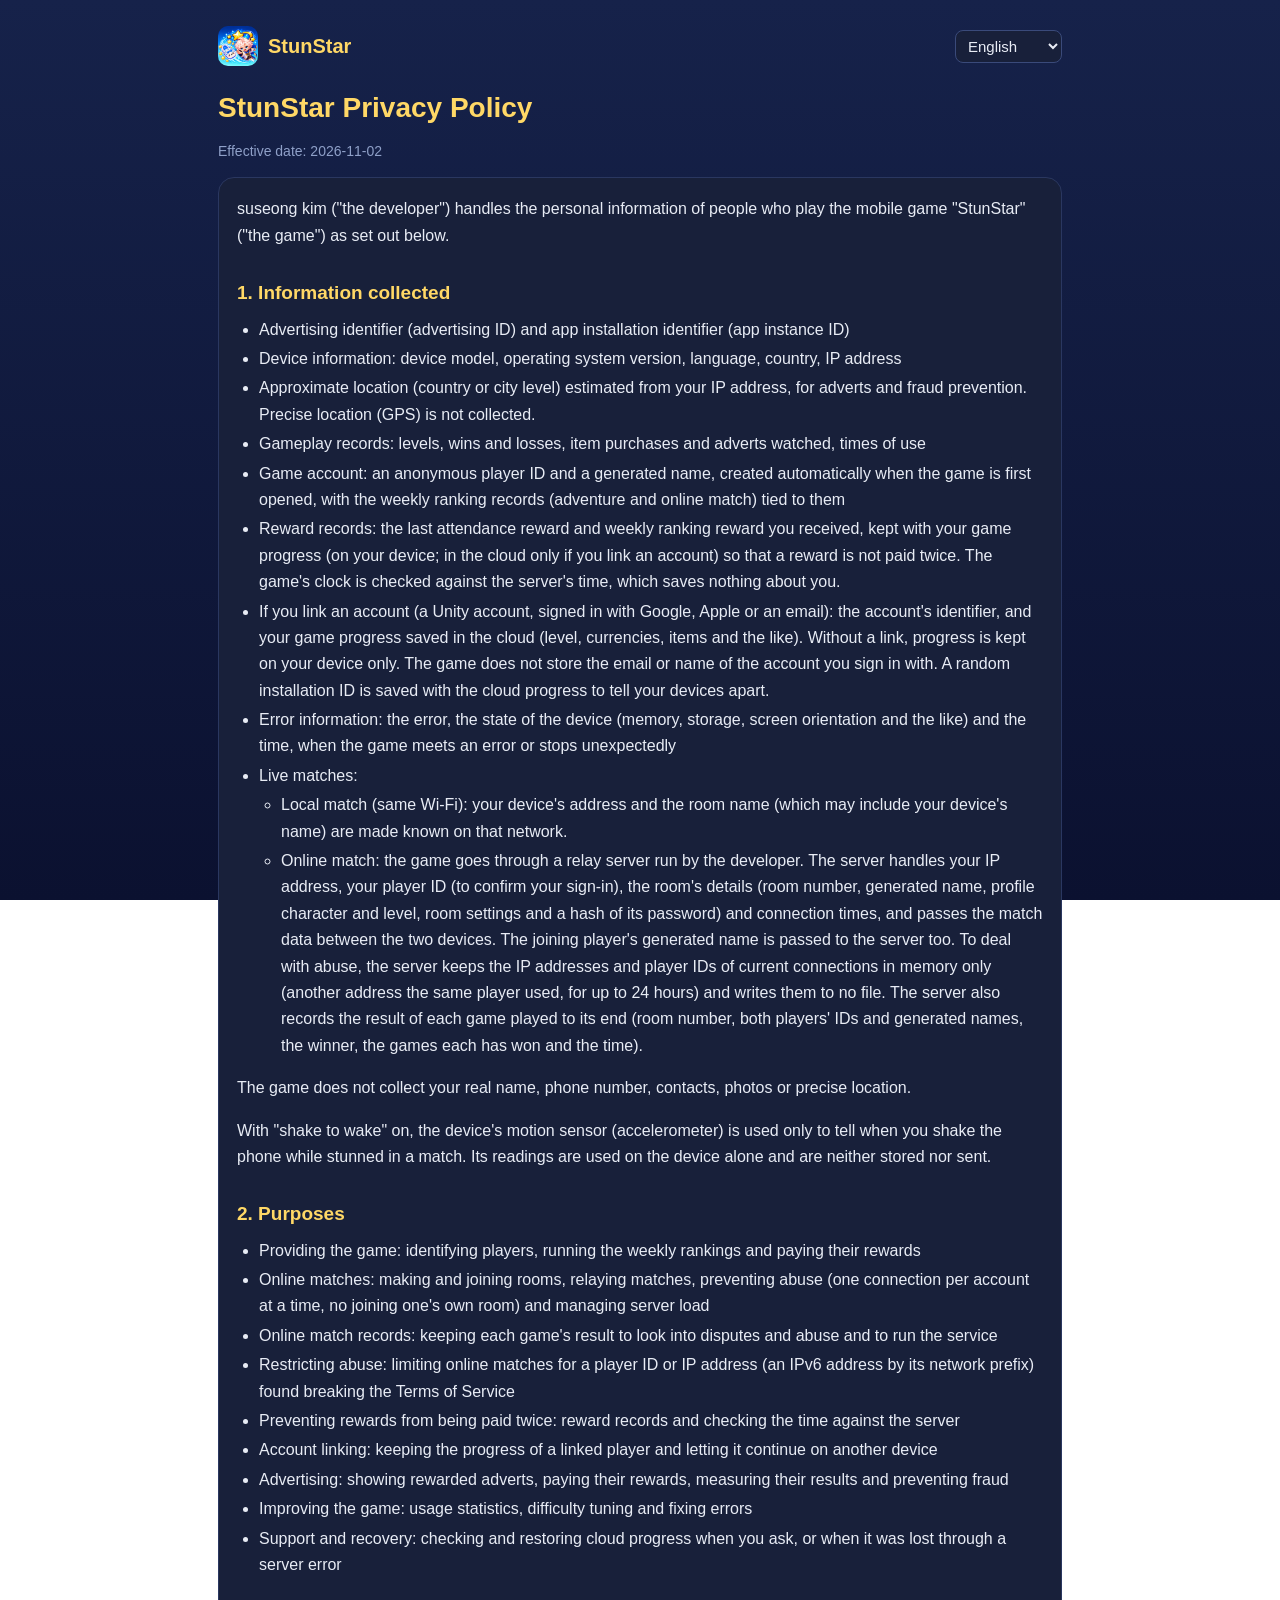
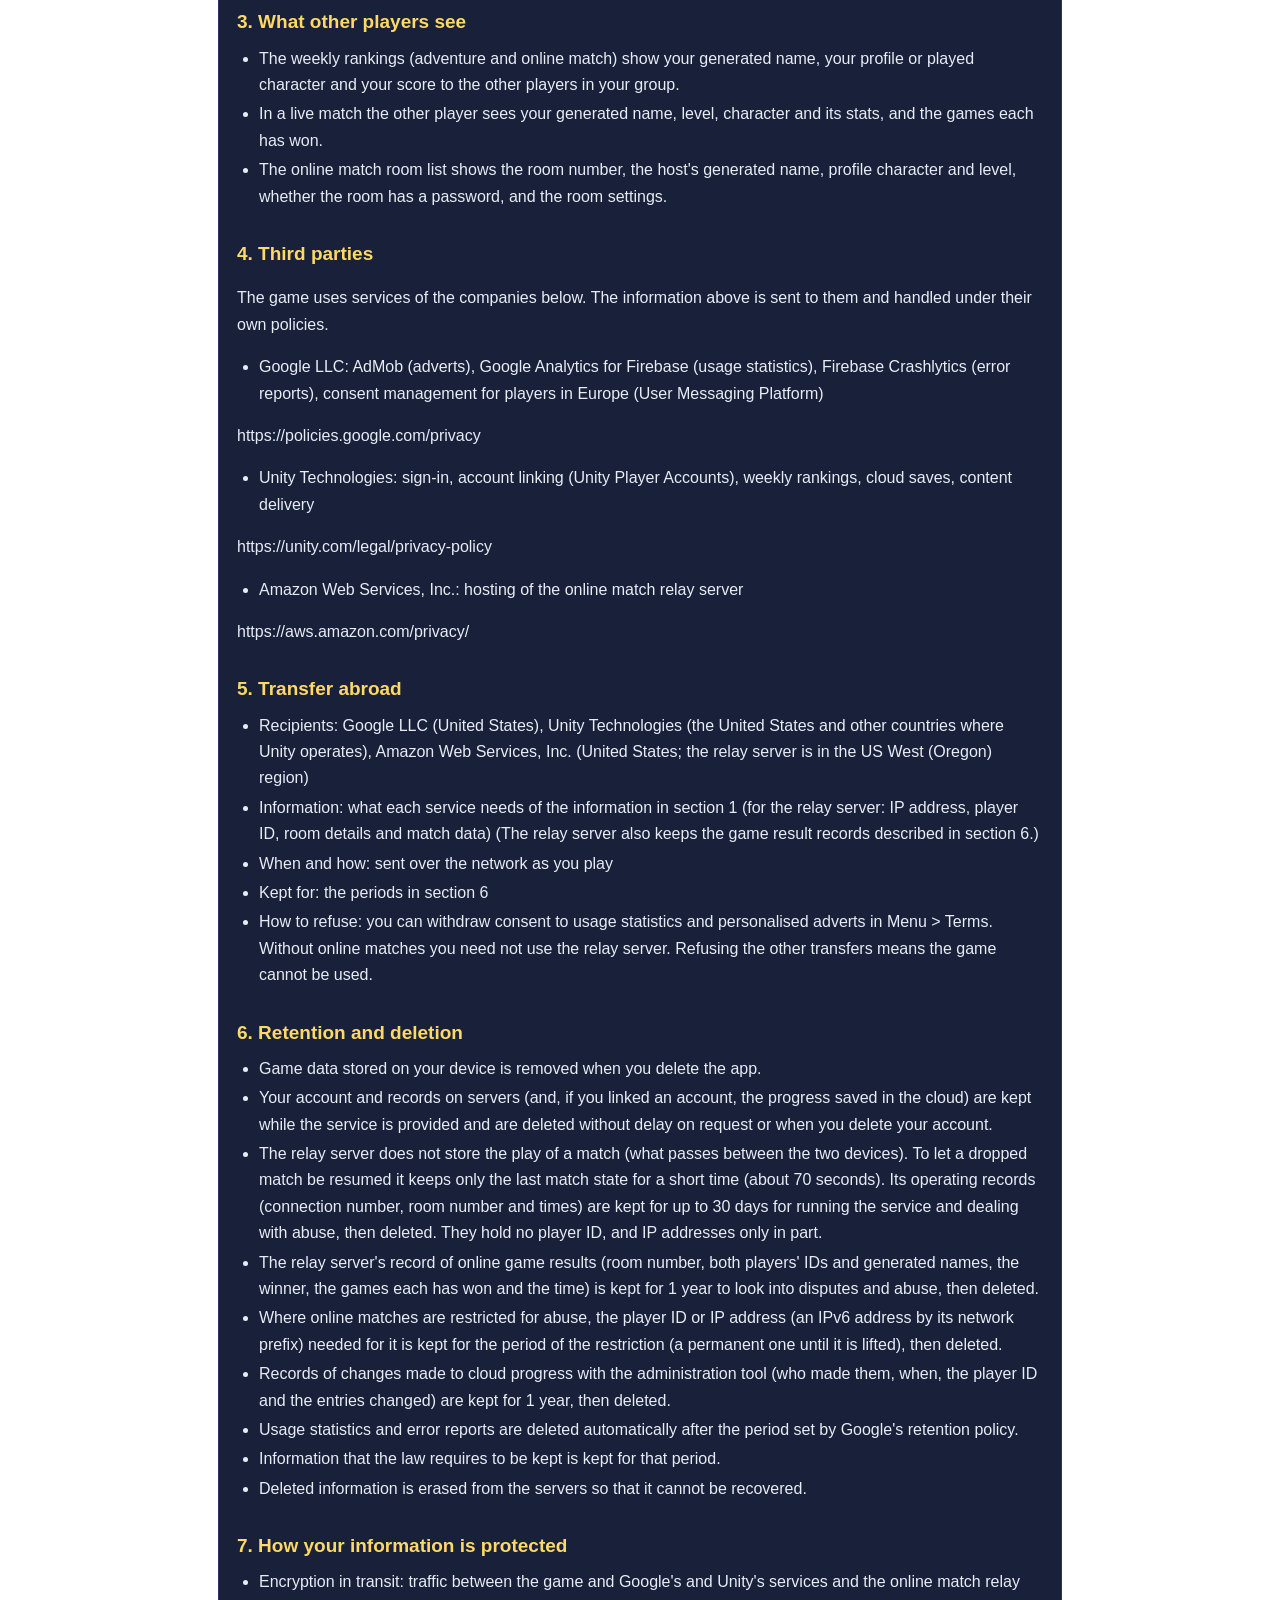
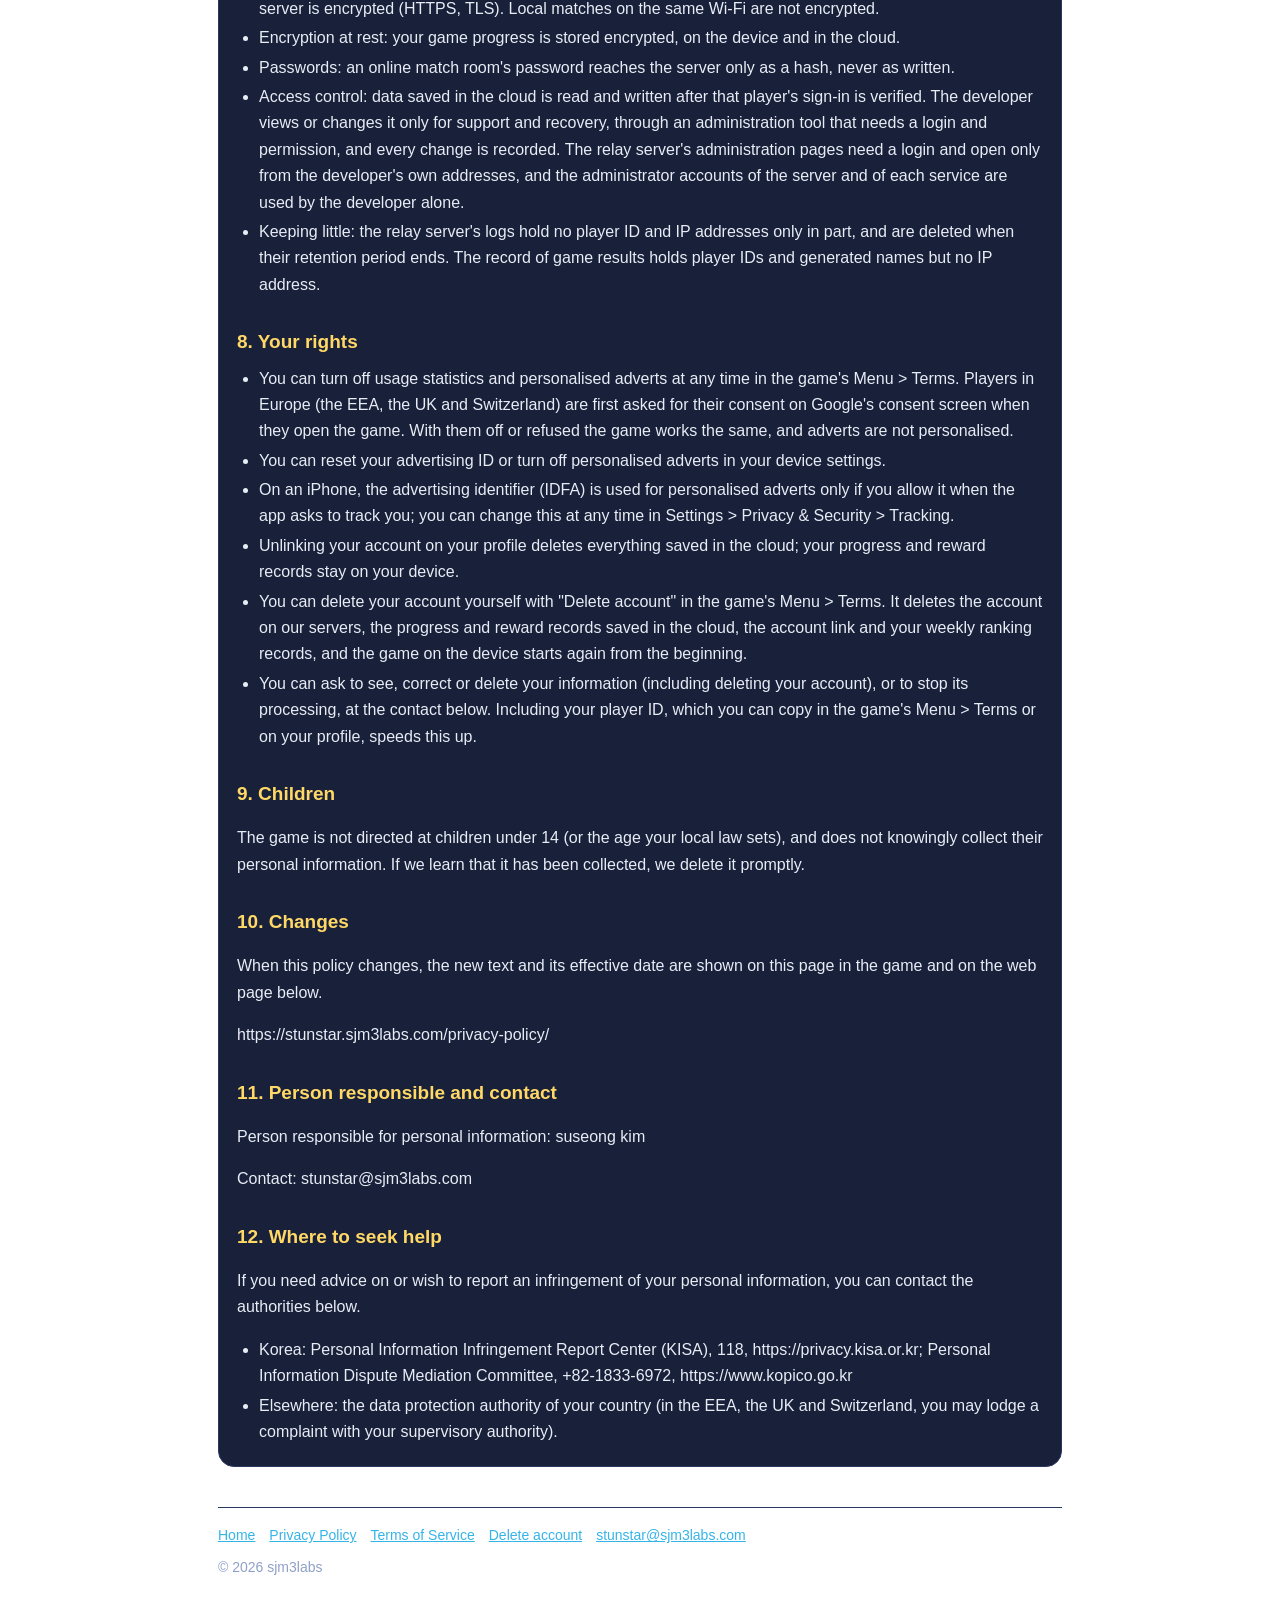
<file: privacy-policy/index.html>
<!doctype html>
<html lang="ko">
<head>
<meta charset="utf-8">
<meta name="viewport" content="width=device-width,initial-scale=1">
<title>StunStar Privacy Policy</title>
<meta name="description" content="StunStar privacy policy / 개인정보처리방침">
<meta name="keywords" content="StunStar, 스턴스타, 1:1 대전 게임, 던지기 게임, 기절, 캐주얼 대전, 온라인 대전, 모바일 게임, 무료 게임, 한 손 게임, 1v1 battle game, throwing game, stun, casual PvP, online match, mobile game, free game, one-handed game">
<meta name="robots" content="index,follow">
<meta name="theme-color" content="#16224a">
<link rel="canonical" href="https://stunstar.sjm3labs.com/privacy-policy/">
<meta name="apple-itunes-app" content="app-id=6826731312">
<meta property="og:type" content="website">
<meta property="og:site_name" content="StunStar">
<meta property="og:url" content="https://stunstar.sjm3labs.com/privacy-policy/">
<meta property="og:title" content="StunStar Privacy Policy">
<meta property="og:description" content="StunStar privacy policy / 개인정보처리방침">
<meta property="og:image" content="https://stunstar.sjm3labs.com/assets/banner.jpg">
<meta property="og:image:width" content="1440">
<meta property="og:image:height" content="960">
<meta property="og:image:alt" content="StunStar">
<meta property="og:locale" content="ko_KR">
<meta property="og:locale:alternate" content="en_US">
<meta name="twitter:card" content="summary_large_image">
<meta name="twitter:title" content="StunStar Privacy Policy">
<meta name="twitter:description" content="StunStar privacy policy / 개인정보처리방침">
<meta name="twitter:image" content="https://stunstar.sjm3labs.com/assets/banner.jpg">

<link rel="icon" href="../assets/favicon.png">
<link rel="apple-touch-icon" href="../assets/icon.png">
<link rel="stylesheet" href="../assets/site.css">
</head>
<body>
<div class="wrap">
<header class="top"><a class="home" href="../"><img src="../assets/icon.png" alt="">StunStar</a><div class="langs"><select id="lang" aria-label="Language"><option value="ko">한국어</option><option value="en">English</option><option value="ja">日本語</option><option value="zh">中文</option><option value="es">Español</option><option value="hi">हिन्दी</option><option value="fr">Français</option><option value="ru">Русский</option><option value="de">Deutsch</option><option value="pt">Português</option></select></div></header>
<article data-lang="ko">
<h1>StunStar 개인정보처리방침</h1>
<p class="muted">시행일: 2026-11-02</p>
<div class="card">
<p>suseong kim(이하 &quot;개발자&quot;)는 모바일 게임 &quot;StunStar&quot;(이하 &quot;게임&quot;) 이용자의 개인정보를 아래와 같이 처리합니다.</p>
<h2>1. 수집하는 정보</h2>
<ul>
<li>광고 식별자(광고 ID)와 앱 설치 식별자(앱 인스턴스 ID)</li>
<li>기기 정보: 기기 모델, 운영체제 버전, 언어, 국가, IP 주소</li>
<li>광고 제공과 부정 이용 방지를 위해 IP 주소로 추정한 대략적인 위치(국가·도시 수준). 정확한 위치(GPS)는 수집하지 않습니다.</li>
<li>게임 이용 기록: 레벨, 승패, 아이템 구매와 광고 시청 기록, 접속 시간</li>
<li>게임 계정: 처음 실행할 때 자동으로 만들어지는 익명 플레이어 ID와 자동 생성 이름, 그에 연결된 주간랭킹 기록(모험, 온라인 대전)</li>
<li>보상 기록: 마지막으로 받은 출석 보상과 주간랭킹 보상. 보상이 두 번 지급되지 않도록 게임 진행 데이터와 함께 기기에 저장하며, 계정을 연동한 경우에만 클라우드에도 저장합니다. 게임의 시간은 서버 시간으로 확인하며, 이를 위해 이용자에 관한 정보를 저장하지 않습니다.</li>
<li>계정을 연동한 경우(Unity 계정, Google·Apple·이메일로 로그인): 계정 식별자와, 클라우드에 저장되는 게임 진행 데이터(레벨, 재화, 아이템 등). 연동하지 않으면 진행 데이터는 기기에만 저장됩니다. 게임은 로그인에 쓴 계정의 이메일과 이름을 저장하지 않습니다. 클라우드 진행 데이터에는 기기를 구분하기 위해 앱 설치마다 무작위로 만든 설치 ID가 함께 저장됩니다.</li>
<li>오류 정보: 게임에 오류가 나거나 비정상 종료될 때의 오류 내용, 기기 상태(메모리, 저장 공간, 화면 방향 등), 발생 시각</li>
<li>실시간 대전:
<ul>
<li>로컬 대전(같은 Wi-Fi): 기기 주소와 방 이름(기기 이름이 들어갈 수 있음)이 같은 네트워크에 알려집니다.</li>
<li>온라인 대전: 개발자가 운영하는 중계 서버를 거칩니다. 서버는 IP 주소, 플레이어 ID(로그인 확인용), 방 정보(방 번호, 자동 생성 이름, 프로필 캐릭터와 레벨, 방 설정, 비밀번호의 해시값), 접속 시각을 처리하고, 두 기기 사이의 경기 데이터를 전달합니다. 참가자의 자동 생성 이름도 서버에 전달됩니다. 부정 이용에 대응하기 위해 서버는 접속 중인 IP 주소와 플레이어 ID를 메모리에서만 처리하며(같은 플레이어가 쓴 다른 주소는 최대 24시간), 파일로 남기지 않습니다. 또한 끝까지 진행된 경기마다 결과(방 번호, 두 플레이어의 ID와 자동 생성 이름, 승자, 각자의 승수, 시각)를 기록합니다.</li>
</ul></li>
</ul>
<p>게임은 실명, 전화번호, 주소록, 사진, 정확한 위치 정보를 수집하지 않습니다.</p>
<p>흔들어 깨어나기를 켜 두면 경기 중 기절했을 때 기기의 동작 센서(가속도계)로 흔들림만 판단합니다. 센서 값은 기기 안에서만 쓰며 저장하거나 전송하지 않습니다.</p>
<h2>2. 이용 목적</h2>
<ul>
<li>게임 서비스 제공: 플레이어 식별, 주간랭킹 집계와 보상 지급</li>
<li>온라인 대전 제공: 방 만들기·참가, 경기 중계, 부정 이용 방지(같은 계정의 동시 접속과 자기 방 참가 차단), 서버 부하 관리</li>
<li>온라인 대전 기록: 분쟁·부정 이용 확인과 서비스 운영을 위해 경기별 결과 보관</li>
<li>부정 이용 제한: 이용약관을 어긴 플레이어 ID나 IP 주소(IPv6는 네트워크 대역)의 온라인 대전 이용 제한</li>
<li>보상 중복 지급 방지: 보상 기록 보관과 서버 시간 확인</li>
<li>계정 연동: 계정을 연동한 경우 진행 데이터를 보관하고 다른 기기에서 이어서 플레이</li>
<li>광고 제공: 보상형 광고 표시와 보상 지급, 광고 성과 측정, 부정 이용 방지</li>
<li>서비스 개선: 이용 통계 분석, 난이도 조정, 오류 수정</li>
<li>문의 처리와 복구: 이용자가 요청하거나 서버 오류로 잃은 클라우드 진행 데이터의 확인과 복구</li>
</ul>
<h2>3. 다른 이용자에게 보이는 정보</h2>
<ul>
<li>주간랭킹(모험, 온라인 대전)에는 자동 생성 이름, 프로필·사용 캐릭터, 점수가 같은 그룹의 다른 이용자에게 표시됩니다.</li>
<li>실시간 대전에서는 상대에게 자동 생성 이름, 레벨, 캐릭터와 능력치, 승수가 보입니다.</li>
<li>온라인 대전 방 목록에는 방 번호, 방장의 자동 생성 이름·프로필 캐릭터·레벨, 비밀방 여부, 방 설정이 보입니다.</li>
</ul>
<h2>4. 제3자 제공과 처리 위탁</h2>
<p>게임은 아래 회사의 서비스를 사용하며, 위 정보는 해당 회사로 전송되어 각 회사의 정책에 따라 처리됩니다.</p>
<ul>
<li>Google LLC: AdMob(광고), Google Analytics for Firebase(이용 통계), Firebase Crashlytics(오류 보고), 유럽 이용자의 동의 관리(User Messaging Platform)</li>
</ul>
<p>https://policies.google.com/privacy</p>
<ul>
<li>Unity Technologies: 로그인, 계정 연동(Unity Player Accounts), 주간랭킹, 클라우드 저장, 콘텐츠 전송</li>
</ul>
<p>https://unity.com/legal/privacy-policy</p>
<ul>
<li>Amazon Web Services, Inc.: 온라인 대전 중계 서버 운영(서버 호스팅)</li>
</ul>
<p>https://aws.amazon.com/privacy/</p>
<h2>5. 개인정보의 국외 이전</h2>
<ul>
<li>이전받는 자: Google LLC(미국), Unity Technologies(미국 등 Unity가 운영하는 국가), Amazon Web Services, Inc.(미국, 중계 서버 위치는 미국 서부(오리건) 리전)</li>
<li>이전 항목: 1번의 정보 중 각 회사의 서비스에 필요한 정보(중계 서버: IP 주소, 플레이어 ID, 방 정보, 경기 데이터) (중계 서버는 6조의 경기 결과 기록도 보관합니다.)</li>
<li>이전 시기와 방법: 게임을 이용할 때 네트워크를 통해 수시로 전송</li>
<li>보유 기간: 6번의 보관 기간과 같음</li>
<li>거부 방법: 이용 통계와 맞춤형 광고는 메뉴 &gt; 약관에서 동의를 철회할 수 있습니다. 온라인 대전을 하지 않으면 중계 서버를 이용하지 않습니다. 그 밖의 이전을 거부하면 게임을 이용할 수 없습니다.</li>
</ul>
<h2>6. 보관 기간과 파기</h2>
<ul>
<li>기기에 저장된 게임 데이터는 앱을 삭제하면 함께 삭제됩니다.</li>
<li>서버에 저장된 계정과 기록(계정을 연동한 경우 클라우드에 저장된 진행 데이터 포함)은 서비스를 제공하는 동안 보관하며, 삭제를 요청하거나 계정을 삭제하면 지체 없이 삭제합니다.</li>
<li>중계 서버는 경기 진행 데이터(두 기기 사이에 오가는 데이터)를 저장하지 않습니다. 끊긴 경기를 이어 하기 위해 마지막 경기 상태만 잠시(약 70초) 보관합니다. 서버 운영 기록(접속 번호, 방 번호, 시각)은 운영과 부정 이용 대응을 위해 최대 30일 보관한 뒤 삭제합니다. 이 기록에는 플레이어 ID를 남기지 않으며, IP 주소는 일부를 가려서만 남깁니다.</li>
<li>중계 서버의 온라인 대전 경기 결과 기록(방 번호, 두 플레이어의 ID와 자동 생성 이름, 승자, 각자의 승수, 시각)은 분쟁·부정 이용 확인을 위해 1년 보관한 뒤 삭제합니다.</li>
<li>부정 이용으로 온라인 대전 이용을 제한한 경우, 제한에 필요한 플레이어 ID나 IP 주소(IPv6는 네트워크 대역)를 제한 기간 동안(영구 제한은 해제될 때까지) 보관한 뒤 삭제합니다.</li>
<li>관리 도구로 클라우드 진행 데이터를 수정한 기록(처리자, 시각, 플레이어 ID, 바뀐 항목)은 1년간 보관한 뒤 삭제합니다.</li>
<li>이용 통계와 오류 보고는 Google의 보관 정책에 따라 일정 기간이 지나면 자동으로 삭제됩니다.</li>
<li>관련 법령이 보관을 요구하는 정보는 그 기간 동안 보관합니다.</li>
<li>삭제하는 정보는 서버에서 복구할 수 없는 방법으로 지웁니다.</li>
</ul>
<h2>7. 개인정보의 안전성 확보조치</h2>
<ul>
<li>통신 암호화: 게임과 Google·Unity 서비스, 온라인 대전 중계 서버 사이의 통신은 암호화(HTTPS·TLS)됩니다. 같은 Wi-Fi 안에서 하는 로컬 대전은 암호화하지 않습니다.</li>
<li>저장 데이터 암호화: 기기와 클라우드에 저장되는 게임 진행 데이터는 암호화해 저장합니다.</li>
<li>비밀번호 보호: 온라인 대전 방의 비밀번호는 원문이 아닌 해시값으로만 서버에 전달됩니다.</li>
<li>접근 통제: 클라우드에 저장된 데이터는 해당 플레이어의 로그인 인증을 거쳐 읽고 씁니다. 개발자는 문의 처리와 복구를 위해서만 로그인과 권한이 필요한 관리 도구로 열람·수정하며, 수정할 때마다 기록을 남깁니다. 중계 서버의 관리 화면은 로그인이 필요하고 개발자의 접속 주소에서만 열리며, 서버와 각 서비스의 관리 계정은 개발자만 사용합니다.</li>
<li>최소 보관: 중계 서버 로그에는 플레이어 ID를 남기지 않고 IP 주소는 일부를 가려 남기며, 보관 기간이 지나면 삭제합니다. 경기 결과 기록에는 플레이어 ID와 자동 생성 이름만 남기고 IP 주소는 남기지 않습니다.</li>
</ul>
<h2>8. 이용자의 권리</h2>
<ul>
<li>이용 통계 수집과 맞춤형 광고는 게임의 메뉴 &gt; 약관에서 언제든 끌 수 있습니다. 유럽(EEA·영국·스위스) 이용자에게는 처음 실행할 때 Google의 동의 화면으로 먼저 동의 여부를 묻습니다. 끄거나 동의하지 않아도 게임은 그대로 이용할 수 있고, 광고는 맞춤형이 아닌 광고로 나옵니다.</li>
<li>기기 설정에서 광고 ID를 재설정하거나 맞춤 광고를 끌 수 있습니다.</li>
<li>아이폰에서는 앱의 '추적 허용' 요청에 동의한 경우에만 광고 식별자(IDFA)를 맞춤형 광고에 사용하며, 설정 &gt; 개인정보 보호 및 보안 &gt; 추적에서 언제든 바꿀 수 있습니다.</li>
<li>프로필에서 계정 연동을 해제하면 클라우드에 저장된 데이터가 모두 삭제되며, 진행 데이터와 보상 기록은 기기에 남습니다.</li>
<li>게임의 메뉴 &gt; 약관에 있는 '계정 삭제'로 계정을 직접 삭제할 수 있습니다. 서버의 계정, 클라우드의 진행 데이터와 보상 기록, 계정 연동, 주간랭킹 기록이 삭제되고 기기의 게임도 처음 상태로 돌아갑니다.</li>
<li>자신의 정보에 대한 열람, 정정, 삭제(계정 삭제 포함), 처리 정지를 아래 문의처로 요청할 수 있습니다. 요청할 때 게임의 메뉴 &gt; 약관이나 프로필에서 복사할 수 있는 플레이어 ID를 함께 알려 주시면 빠르게 처리됩니다.</li>
</ul>
<h2>9. 아동의 개인정보</h2>
<p>게임은 만 14세 미만 아동을 대상으로 하지 않으며, 만 14세 미만 아동의 개인정보를 알면서 수집하지 않습니다. 수집된 사실을 알게 되면 즉시 삭제합니다.</p>
<h2>10. 방침의 변경</h2>
<p>이 방침이 바뀌면 게임 안의 이 화면과 아래 웹 페이지에 새 내용과 시행일을 게시합니다.</p>
<p>https://stunstar.sjm3labs.com/privacy-policy/</p>
<h2>11. 개인정보 보호책임자와 문의처</h2>
<p>개인정보 보호책임자: suseong kim</p>
<p>연락처: stunstar@sjm3labs.com</p>
<h2>12. 권익침해 구제방법</h2>
<p>개인정보 침해에 대한 상담이나 신고가 필요하면 아래 기관에 문의할 수 있습니다.</p>
<ul>
<li>개인정보침해신고센터(한국인터넷진흥원): 국번 없이 118, https://privacy.kisa.or.kr</li>
<li>개인정보분쟁조정위원회: 1833-6972, https://www.kopico.go.kr</li>
<li>대검찰청: 국번 없이 1301, https://www.spo.go.kr</li>
<li>경찰청 사이버수사국: 국번 없이 182, https://ecrm.police.go.kr</li>
</ul>
</div>
</article>
<article data-lang="en">
<h1>StunStar Privacy Policy</h1>
<p class="muted">Effective date: 2026-11-02</p>
<div class="card">
<p>suseong kim (&quot;the developer&quot;) handles the personal information of people who play the mobile game &quot;StunStar&quot; (&quot;the game&quot;) as set out below.</p>
<h2>1. Information collected</h2>
<ul>
<li>Advertising identifier (advertising ID) and app installation identifier (app instance ID)</li>
<li>Device information: device model, operating system version, language, country, IP address</li>
<li>Approximate location (country or city level) estimated from your IP address, for adverts and fraud prevention. Precise location (GPS) is not collected.</li>
<li>Gameplay records: levels, wins and losses, item purchases and adverts watched, times of use</li>
<li>Game account: an anonymous player ID and a generated name, created automatically when the game is first opened, with the weekly ranking records (adventure and online match) tied to them</li>
<li>Reward records: the last attendance reward and weekly ranking reward you received, kept with your game progress (on your device; in the cloud only if you link an account) so that a reward is not paid twice. The game's clock is checked against the server's time, which saves nothing about you.</li>
<li>If you link an account (a Unity account, signed in with Google, Apple or an email): the account's identifier, and your game progress saved in the cloud (level, currencies, items and the like). Without a link, progress is kept on your device only. The game does not store the email or name of the account you sign in with. A random installation ID is saved with the cloud progress to tell your devices apart.</li>
<li>Error information: the error, the state of the device (memory, storage, screen orientation and the like) and the time, when the game meets an error or stops unexpectedly</li>
<li>Live matches:
<ul>
<li>Local match (same Wi-Fi): your device's address and the room name (which may include your device's name) are made known on that network.</li>
<li>Online match: the game goes through a relay server run by the developer. The server handles your IP address, your player ID (to confirm your sign-in), the room's details (room number, generated name, profile character and level, room settings and a hash of its password) and connection times, and passes the match data between the two devices. The joining player's generated name is passed to the server too. To deal with abuse, the server keeps the IP addresses and player IDs of current connections in memory only (another address the same player used, for up to 24 hours) and writes them to no file. The server also records the result of each game played to its end (room number, both players' IDs and generated names, the winner, the games each has won and the time).</li>
</ul></li>
</ul>
<p>The game does not collect your real name, phone number, contacts, photos or precise location.</p>
<p>With &quot;shake to wake&quot; on, the device's motion sensor (accelerometer) is used only to tell when you shake the phone while stunned in a match. Its readings are used on the device alone and are neither stored nor sent.</p>
<h2>2. Purposes</h2>
<ul>
<li>Providing the game: identifying players, running the weekly rankings and paying their rewards</li>
<li>Online matches: making and joining rooms, relaying matches, preventing abuse (one connection per account at a time, no joining one's own room) and managing server load</li>
<li>Online match records: keeping each game's result to look into disputes and abuse and to run the service</li>
<li>Restricting abuse: limiting online matches for a player ID or IP address (an IPv6 address by its network prefix) found breaking the Terms of Service</li>
<li>Preventing rewards from being paid twice: reward records and checking the time against the server</li>
<li>Account linking: keeping the progress of a linked player and letting it continue on another device</li>
<li>Advertising: showing rewarded adverts, paying their rewards, measuring their results and preventing fraud</li>
<li>Improving the game: usage statistics, difficulty tuning and fixing errors</li>
<li>Support and recovery: checking and restoring cloud progress when you ask, or when it was lost through a server error</li>
</ul>
<h2>3. What other players see</h2>
<ul>
<li>The weekly rankings (adventure and online match) show your generated name, your profile or played character and your score to the other players in your group.</li>
<li>In a live match the other player sees your generated name, level, character and its stats, and the games each has won.</li>
<li>The online match room list shows the room number, the host's generated name, profile character and level, whether the room has a password, and the room settings.</li>
</ul>
<h2>4. Third parties</h2>
<p>The game uses services of the companies below. The information above is sent to them and handled under their own policies.</p>
<ul>
<li>Google LLC: AdMob (adverts), Google Analytics for Firebase (usage statistics), Firebase Crashlytics (error reports), consent management for players in Europe (User Messaging Platform)</li>
</ul>
<p>https://policies.google.com/privacy</p>
<ul>
<li>Unity Technologies: sign-in, account linking (Unity Player Accounts), weekly rankings, cloud saves, content delivery</li>
</ul>
<p>https://unity.com/legal/privacy-policy</p>
<ul>
<li>Amazon Web Services, Inc.: hosting of the online match relay server</li>
</ul>
<p>https://aws.amazon.com/privacy/</p>
<h2>5. Transfer abroad</h2>
<ul>
<li>Recipients: Google LLC (United States), Unity Technologies (the United States and other countries where Unity operates), Amazon Web Services, Inc. (United States; the relay server is in the US West (Oregon) region)</li>
<li>Information: what each service needs of the information in section 1 (for the relay server: IP address, player ID, room details and match data) (The relay server also keeps the game result records described in section 6.)</li>
<li>When and how: sent over the network as you play</li>
<li>Kept for: the periods in section 6</li>
<li>How to refuse: you can withdraw consent to usage statistics and personalised adverts in Menu &gt; Terms. Without online matches you need not use the relay server. Refusing the other transfers means the game cannot be used.</li>
</ul>
<h2>6. Retention and deletion</h2>
<ul>
<li>Game data stored on your device is removed when you delete the app.</li>
<li>Your account and records on servers (and, if you linked an account, the progress saved in the cloud) are kept while the service is provided and are deleted without delay on request or when you delete your account.</li>
<li>The relay server does not store the play of a match (what passes between the two devices). To let a dropped match be resumed it keeps only the last match state for a short time (about 70 seconds). Its operating records (connection number, room number and times) are kept for up to 30 days for running the service and dealing with abuse, then deleted. They hold no player ID, and IP addresses only in part.</li>
<li>The relay server's record of online game results (room number, both players' IDs and generated names, the winner, the games each has won and the time) is kept for 1 year to look into disputes and abuse, then deleted.</li>
<li>Where online matches are restricted for abuse, the player ID or IP address (an IPv6 address by its network prefix) needed for it is kept for the period of the restriction (a permanent one until it is lifted), then deleted.</li>
<li>Records of changes made to cloud progress with the administration tool (who made them, when, the player ID and the entries changed) are kept for 1 year, then deleted.</li>
<li>Usage statistics and error reports are deleted automatically after the period set by Google's retention policy.</li>
<li>Information that the law requires to be kept is kept for that period.</li>
<li>Deleted information is erased from the servers so that it cannot be recovered.</li>
</ul>
<h2>7. How your information is protected</h2>
<ul>
<li>Encryption in transit: traffic between the game and Google's and Unity's services and the online match relay server is encrypted (HTTPS, TLS). Local matches on the same Wi-Fi are not encrypted.</li>
<li>Encryption at rest: your game progress is stored encrypted, on the device and in the cloud.</li>
<li>Passwords: an online match room's password reaches the server only as a hash, never as written.</li>
<li>Access control: data saved in the cloud is read and written after that player's sign-in is verified. The developer views or changes it only for support and recovery, through an administration tool that needs a login and permission, and every change is recorded. The relay server's administration pages need a login and open only from the developer's own addresses, and the administrator accounts of the server and of each service are used by the developer alone.</li>
<li>Keeping little: the relay server's logs hold no player ID and IP addresses only in part, and are deleted when their retention period ends. The record of game results holds player IDs and generated names but no IP address.</li>
</ul>
<h2>8. Your rights</h2>
<ul>
<li>You can turn off usage statistics and personalised adverts at any time in the game's Menu &gt; Terms. Players in Europe (the EEA, the UK and Switzerland) are first asked for their consent on Google's consent screen when they open the game. With them off or refused the game works the same, and adverts are not personalised.</li>
<li>You can reset your advertising ID or turn off personalised adverts in your device settings.</li>
<li>On an iPhone, the advertising identifier (IDFA) is used for personalised adverts only if you allow it when the app asks to track you; you can change this at any time in Settings &gt; Privacy &amp; Security &gt; Tracking.</li>
<li>Unlinking your account on your profile deletes everything saved in the cloud; your progress and reward records stay on your device.</li>
<li>You can delete your account yourself with &quot;Delete account&quot; in the game's Menu &gt; Terms. It deletes the account on our servers, the progress and reward records saved in the cloud, the account link and your weekly ranking records, and the game on the device starts again from the beginning.</li>
<li>You can ask to see, correct or delete your information (including deleting your account), or to stop its processing, at the contact below. Including your player ID, which you can copy in the game's Menu &gt; Terms or on your profile, speeds this up.</li>
</ul>
<h2>9. Children</h2>
<p>The game is not directed at children under 14 (or the age your local law sets), and does not knowingly collect their personal information. If we learn that it has been collected, we delete it promptly.</p>
<h2>10. Changes</h2>
<p>When this policy changes, the new text and its effective date are shown on this page in the game and on the web page below.</p>
<p>https://stunstar.sjm3labs.com/privacy-policy/</p>
<h2>11. Person responsible and contact</h2>
<p>Person responsible for personal information: suseong kim</p>
<p>Contact: stunstar@sjm3labs.com</p>
<h2>12. Where to seek help</h2>
<p>If you need advice on or wish to report an infringement of your personal information, you can contact the authorities below.</p>
<ul>
<li>Korea: Personal Information Infringement Report Center (KISA), 118, https://privacy.kisa.or.kr; Personal Information Dispute Mediation Committee, +82-1833-6972, https://www.kopico.go.kr</li>
<li>Elsewhere: the data protection authority of your country (in the EEA, the UK and Switzerland, you may lodge a complaint with your supervisory authority).</li>
</ul>
</div>
</article>
<article data-lang="ja">
<h1>StunStar プライバシーポリシー</h1>
<p class="muted">施行日: 2026-11-02</p>
<div class="card">
<p>suseong kim(以下「開発者」)は、モバイルゲーム「StunStar」(以下「本ゲーム」)の利用者の個人情報を以下のとおり取り扱います。</p>
<h2>1. 収集する情報</h2>
<ul>
<li>広告識別子(広告ID)とアプリインストール識別子(アプリインスタンスID)</li>
<li>端末情報:端末モデル、OSのバージョン、言語、国、IPアドレス</li>
<li>広告の提供と不正利用の防止のため、IPアドレスから推定したおおよその位置(国・都市レベル)。正確な位置(GPS)は収集しません。</li>
<li>ゲーム利用記録:レベル、勝敗、アイテムの購入と広告の視聴記録、接続時間</li>
<li>ゲームアカウント:初回起動時に自動で作られる匿名のプレイヤーIDと自動生成された名前、それに紐づく週間ランキングの記録(冒険、オンライン対戦)</li>
<li>報酬記録:最後に受け取った出席報酬と週間ランキング報酬。報酬が二重に支払われないよう、ゲームの進行データとともに端末に保存し、アカウントを連携した場合にのみクラウドにも保存します。ゲームの時刻はサーバーの時刻で確認しますが、そのために利用者に関する情報は保存しません。</li>
<li>アカウントを連携した場合(Unityアカウント、Google・Apple・メールでのログイン):アカウント識別子と、クラウドに保存されるゲームの進行データ(レベル、通貨、アイテムなど)。連携しない場合、進行データは端末にのみ保存されます。本ゲームはログインに使ったアカウントのメールアドレスと名前を保存しません。 クラウドの進行データには、端末を区別するためにアプリのインストールごとに無作為に作られたインストールIDも保存されます。</li>
<li>エラー情報:ゲームでエラーが起きたり異常終了したりしたときのエラー内容、端末の状態(メモリ、ストレージ、画面の向きなど)、発生時刻</li>
<li>リアルタイム対戦:
<ul>
<li>ローカル対戦(同じWi-Fi):端末のアドレスとルーム名(端末名が含まれる場合があります)が同じネットワークに知らされます。</li>
<li>オンライン対戦:開発者が運営する中継サーバーを経由します。サーバーはIPアドレス、プレイヤーID(ログイン確認用)、ルーム情報(ルーム番号、自動生成された名前、プロフィールキャラクターとレベル、ルーム設定、パスワードのハッシュ値)、接続時刻を処理し、2台の端末の間で対戦データを中継します。 参加者の自動生成名もサーバーに送られます。不正利用に対応するため、サーバーは接続中のIPアドレスとプレイヤーIDをメモリ上でのみ扱い(同じプレイヤーが使った別のアドレスは最大24時間)、ファイルには残しません。また、最後まで行われた対戦ごとに結果(ルーム番号、両プレイヤーのIDと自動生成された名前、勝者、それぞれの勝利数、時刻)を記録します。</li>
</ul></li>
</ul>
<p>本ゲームは実名、電話番号、連絡先、写真、正確な位置情報を収集しません。</p>
<p>「振って起きる」をオンにしている場合、対戦中に気絶したときの揺れの判定にのみ端末のモーションセンサー(加速度センサー)を使います。センサーの値は端末内でのみ使い、保存も送信もしません。</p>
<h2>2. 利用目的</h2>
<ul>
<li>ゲームサービスの提供:プレイヤーの識別、週間ランキングの集計と報酬の付与</li>
<li>オンライン対戦の提供:ルームの作成・参加、対戦の中継、不正利用の防止(同じアカウントの同時接続と自分のルームへの参加の防止)、サーバー負荷の管理</li>
<li>オンライン対戦の記録:紛争や不正利用の確認とサービス運営のため、対戦ごとの結果を保管</li>
<li>不正利用の制限:利用規約に違反したプレイヤーIDまたはIPアドレス(IPv6はネットワーク帯域)のオンライン対戦の利用制限</li>
<li>報酬の二重支払いの防止:報酬記録の保管とサーバー時刻の確認</li>
<li>アカウント連携:連携した場合に進行データを保管し、別の端末で続きをプレイできるようにすること</li>
<li>広告の提供:リワード広告の表示と報酬の付与、広告成果の測定、不正利用の防止</li>
<li>サービスの改善:利用統計の分析、難易度の調整、エラーの修正</li>
<li>お問い合わせ対応と復旧:ご依頼があった場合やサーバーの不具合で失われた場合の、クラウドの進行データの確認と復旧</li>
</ul>
<h2>3. 他の利用者に表示される情報</h2>
<ul>
<li>週間ランキング(冒険、オンライン対戦)では、自動生成された名前、プロフィール・使用キャラクター、スコアが同じグループの他の利用者に表示されます。</li>
<li>リアルタイム対戦では、相手に自動生成された名前、レベル、キャラクターと能力値、勝利数が表示されます。</li>
<li>オンライン対戦のルーム一覧には、ルーム番号、ホストの自動生成された名前・プロフィールキャラクター・レベル、鍵付きかどうか、ルーム設定が表示されます。</li>
</ul>
<h2>4. 第三者提供と処理の委託</h2>
<p>本ゲームは以下の会社のサービスを利用しており、上記の情報は各社に送信され、各社のポリシーに従って処理されます。</p>
<ul>
<li>Google LLC:AdMob(広告)、Google Analytics for Firebase(利用統計)、Firebase Crashlytics(エラー報告)、ヨーロッパの利用者の同意管理(User Messaging Platform)</li>
</ul>
<p>https://policies.google.com/privacy</p>
<ul>
<li>Unity Technologies:ログイン、アカウント連携(Unity Player Accounts)、週間ランキング、クラウド保存、コンテンツ配信</li>
</ul>
<p>https://unity.com/legal/privacy-policy</p>
<ul>
<li>Amazon Web Services, Inc.:オンライン対戦の中継サーバーの運用(サーバーホスティング)</li>
</ul>
<p>https://aws.amazon.com/privacy/</p>
<h2>5. 個人情報の国外移転</h2>
<ul>
<li>移転先:Google LLC(米国)、Unity Technologies(米国などUnityが事業を行う国)、Amazon Web Services, Inc.(米国、中継サーバーは米国西部(オレゴン)リージョン)</li>
<li>移転する情報:1の情報のうち各社のサービスに必要な情報(中継サーバー:IPアドレス、プレイヤーID、ルーム情報、対戦データ)(中継サーバーは第6項の対戦結果の記録も保管します。)</li>
<li>移転の時期と方法:ゲームを利用する際にネットワークを通じて随時送信</li>
<li>保有期間:6の保管期間と同じ</li>
<li>拒否の方法:利用統計とパーソナライズ広告は、メニュー &gt; 規約で同意を撤回できます。オンライン対戦をしなければ中継サーバーは利用しません。それ以外の移転を拒否すると、本ゲームを利用できません。</li>
</ul>
<h2>6. 保管期間と廃棄</h2>
<ul>
<li>端末に保存されたゲームデータは、アプリを削除すると一緒に削除されます。</li>
<li>サーバーに保存されたアカウントと記録(アカウントを連携した場合はクラウドに保存された進行データを含む)はサービスを提供する間保管し、削除の請求やアカウントの削除があれば遅滞なく削除します。</li>
<li>中継サーバーは対戦の進行データ(2台の端末の間でやり取りされるデータ)を保存しません。途切れた対戦を再開できるよう、最後の対戦状態だけを短時間(約70秒)保管します。サーバーの運用記録(接続番号、ルーム番号、時刻)は、運用と不正利用への対応のため最大30日保管した後に削除します。この記録にはプレイヤーIDを残さず、IPアドレスは一部を伏せて残します。</li>
<li>中継サーバーのオンライン対戦結果の記録(ルーム番号、両プレイヤーのIDと自動生成された名前、勝者、それぞれの勝利数、時刻)は、紛争や不正利用の確認のため1年間保管した後に削除します。</li>
<li>不正利用によりオンライン対戦の利用を制限した場合、制限に必要なプレイヤーIDまたはIPアドレス(IPv6はネットワーク帯域)を制限期間中(無期限の制限は解除されるまで)保管し、その後削除します。</li>
<li>管理ツールでクラウドの進行データを変更した記録(担当者、日時、プレイヤーID、変更した項目)は1年間保管し、その後削除します。</li>
<li>利用統計とエラー報告は、Googleの保管ポリシーに従って一定期間が過ぎると自動的に削除されます。</li>
<li>関係法令が保管を求める情報は、その期間保管します。</li>
<li>削除する情報は、サーバーから復元できない方法で消去します。</li>
</ul>
<h2>7. 個人情報の安全管理措置</h2>
<ul>
<li>通信の暗号化:本ゲームとGoogle・Unityのサービス、オンライン対戦の中継サーバーとの通信は暗号化(HTTPS・TLS)されます。同じWi-Fi内で行うローカル対戦は暗号化されません。</li>
<li>保存データの暗号化:端末とクラウドに保存されるゲームの進行データは暗号化して保存します。</li>
<li>パスワードの保護:オンライン対戦ルームのパスワードは、原文ではなくハッシュ値としてのみサーバーに送られます。</li>
<li>アクセス制御:クラウドに保存されたデータは、そのプレイヤーのログイン認証を経て読み書きされます。開発者はお問い合わせ対応と復旧のためにのみ、ログインと権限が必要な管理ツールで閲覧・変更し、変更のたびに記録を残します。中継サーバーの管理画面はログインが必要で開発者の接続元からのみ開くことができ、サーバーと各サービスの管理アカウントは開発者だけが使用します。</li>
<li>最小限の保管:中継サーバーのログにはプレイヤーIDを残さず、IPアドレスは一部を伏せて残し、保管期間が過ぎたら削除します。対戦結果の記録にはプレイヤーIDと自動生成された名前のみを残し、IPアドレスは残しません。</li>
</ul>
<h2>8. 利用者の権利</h2>
<ul>
<li>利用統計の収集とパーソナライズ広告は、ゲームのメニュー &gt; 規約でいつでもオフにできます。ヨーロッパ(EEA・英国・スイス)の利用者には、初回起動時にGoogleの同意画面で先に同意の有無を確認します。オフにしたり同意しなかったりしてもゲームはそのまま利用でき、広告はパーソナライズされていない広告が表示されます。</li>
<li>端末の設定で広告IDをリセットしたり、パーソナライズ広告をオフにしたりできます。</li>
<li>iPhoneでは、アプリからのトラッキング許可の要求に同意した場合にのみ、広告識別子(IDFA)をパーソナライズ広告に使用します。設定 &gt; プライバシーとセキュリティ &gt; トラッキングでいつでも変更できます。</li>
<li>プロフィールでアカウント連携を解除すると、クラウドに保存されたデータはすべて削除され、進行データと報酬記録は端末に残ります。</li>
<li>ゲームのメニュー &gt; 規約にある「アカウント削除」で、アカウントを自分で削除できます。サーバーのアカウント、クラウドの進行データと報酬記録、アカウント連携、週間ランキングの記録が削除され、端末のゲームも最初の状態に戻ります。</li>
<li>自分の情報の閲覧、訂正、削除(アカウント削除を含む)、処理の停止を、下記のお問い合わせ先に請求できます。請求の際に、ゲームのメニュー &gt; 規約やプロフィールでコピーできるプレイヤーIDをお知らせいただくと、早く対応できます。</li>
</ul>
<h2>9. 子どもの個人情報</h2>
<p>本ゲームは14歳未満の子どもを対象としておらず、14歳未満の子どもの個人情報を故意に収集しません。収集されたことが分かった場合は、直ちに削除します。</p>
<h2>10. ポリシーの変更</h2>
<p>このポリシーが変わった場合は、ゲーム内のこの画面と下記のウェブページに新しい内容と施行日を掲載します。</p>
<p>https://stunstar.sjm3labs.com/privacy-policy/</p>
<h2>11. 個人情報保護責任者とお問い合わせ先</h2>
<p>個人情報保護責任者:suseong kim</p>
<p>連絡先:stunstar@sjm3labs.com</p>
<h2>12. 権利侵害の救済方法</h2>
<p>個人情報の侵害について相談や申告が必要な場合は、以下の機関にお問い合わせいただけます。</p>
<ul>
<li>韓国:個人情報侵害申告センター(韓国インターネット振興院)118、https://privacy.kisa.or.kr/個人情報紛争調停委員会 +82-1833-6972、https://www.kopico.go.kr</li>
<li>その他の国・地域:お住まいの国の個人情報保護機関(日本では個人情報保護委員会)</li>
</ul>
</div>
</article>
<article data-lang="zh">
<h1>StunStar 隐私政策</h1>
<p class="muted">生效日期: 2026-11-02</p>
<div class="card">
<p>suseong kim(以下简称&quot;开发者&quot;)按以下方式处理手机游戏&quot;StunStar&quot;(以下简称&quot;本游戏&quot;)用户的个人信息。</p>
<h2>1. 收集的信息</h2>
<ul>
<li>广告标识符(广告ID)和应用安装标识符(应用实例ID)</li>
<li>设备信息:设备型号、操作系统版本、语言、国家/地区、IP地址</li>
<li>为提供广告和防止欺诈,根据IP地址推测的大致位置(国家/城市级别)。不收集精确位置(GPS)。</li>
<li>游戏使用记录:等级、胜负、道具购买和广告观看记录、登录时间</li>
<li>游戏账号:首次启动时自动创建的匿名玩家ID和自动生成的名称,以及与之关联的周排行记录(冒险、在线对战)</li>
<li>奖励记录:最近领取的签到奖励和周排行奖励。为防止重复发放奖励,与游戏进度数据一起保存在设备上,仅在关联账号时同时保存在云端。游戏时间以服务器时间校验,此过程不保存任何关于用户的信息。</li>
<li>如果关联了账号(Unity账号,通过Google、Apple或电子邮件登录):账号标识符,以及保存在云端的游戏进度数据(等级、货币、道具等)。未关联时,进度数据仅保存在设备上。本游戏不保存登录所用账号的电子邮件和姓名。 云端进度数据中还会保存一个随每次安装随机生成的安装ID,用于区分你的设备。</li>
<li>错误信息:游戏出错或异常退出时的错误内容、设备状态(内存、存储空间、屏幕方向等)和发生时间</li>
<li>实时对战:
<ul>
<li>本地对战(同一Wi-Fi):设备地址和房间名称(可能包含设备名称)会在同一网络中公开。</li>
<li>在线对战:通过开发者运营的中继服务器进行。服务器处理IP地址、玩家ID(用于确认登录)、房间信息(房间号、自动生成的名称、个人资料角色和等级、房间设置、密码的哈希值)和连接时间,并在两台设备之间传递对战数据。 加入者的自动生成名称也会发送到服务器。为应对滥用,服务器仅在内存中处理当前连接的IP地址和玩家ID(同一玩家使用过的其他地址最多保留24小时),不会写入文件。服务器还会记录每局打完的对战结果(房间号、双方玩家的ID和自动生成的名字、胜者、各自的胜场数和时间)。</li>
</ul></li>
</ul>
<p>本游戏不收集真实姓名、电话号码、通讯录、照片或精确位置信息。</p>
<p>开启&quot;摇晃唤醒&quot;时,仅在对战中被击晕时使用设备的动作传感器(加速度计)判断是否摇晃。传感器数据只在设备内使用,不会保存或发送。</p>
<h2>2. 使用目的</h2>
<ul>
<li>提供游戏服务:识别玩家、统计周排行并发放奖励</li>
<li>提供在线对战:创建和加入房间、中继对战、防止滥用(阻止同一账号同时登录和加入自己的房间)、管理服务器负载</li>
<li>在线对战记录:为核查纠纷和滥用以及运营服务,保存每局对战结果</li>
<li>限制滥用:对违反服务条款的玩家ID或IP地址(IPv6按网络前缀)限制使用在线对战</li>
<li>防止重复发放奖励:保存奖励记录并校验服务器时间</li>
<li>账号关联:为已关联账号的玩家保存进度数据,并可在其他设备上继续游戏</li>
<li>提供广告:展示激励广告并发放奖励、衡量广告效果、防止欺诈</li>
<li>改进服务:分析使用统计、调整难度、修复错误</li>
<li>咨询处理与恢复:在你提出请求或因服务器故障丢失时,查看并恢复云端进度数据</li>
</ul>
<h2>3. 其他用户可见的信息</h2>
<ul>
<li>周排行(冒险、在线对战)会向同组的其他用户显示自动生成的名称、个人资料角色或使用的角色和分数。</li>
<li>实时对战中,对手可以看到你自动生成的名称、等级、角色及能力值和胜场数。</li>
<li>在线对战房间列表会显示房间号、房主自动生成的名称、个人资料角色和等级、是否设有密码以及房间设置。</li>
</ul>
<h2>4. 向第三方提供及委托处理</h2>
<p>本游戏使用以下公司的服务,上述信息会发送给这些公司,并按各公司的政策处理。</p>
<ul>
<li>Google LLC:AdMob(广告)、Google Analytics for Firebase(使用统计)、Firebase Crashlytics(错误报告)、欧洲用户的同意管理(User Messaging Platform)</li>
</ul>
<p>https://policies.google.com/privacy</p>
<ul>
<li>Unity Technologies:登录、账号关联(Unity Player Accounts)、周排行、云存储、内容分发</li>
</ul>
<p>https://unity.com/legal/privacy-policy</p>
<ul>
<li>Amazon Web Services, Inc.:运营在线对战中继服务器(服务器托管)</li>
</ul>
<p>https://aws.amazon.com/privacy/</p>
<h2>5. 个人信息的跨境转移</h2>
<ul>
<li>接收方:Google LLC(美国)、Unity Technologies(美国等Unity运营的国家)、Amazon Web Services, Inc.(美国,中继服务器位于美国西部(俄勒冈)区域)</li>
<li>转移的信息:第1条信息中各公司服务所需的信息(中继服务器:IP地址、玩家ID、房间信息、对战数据)(中继服务器还保存第6条所述的对战结果记录。)</li>
<li>转移时间和方式:使用游戏时通过网络随时发送</li>
<li>保存期限:与第6条的保存期限相同</li>
<li>拒绝方式:可在菜单 &gt; 条款中撤回对使用统计和个性化广告的同意。不进行在线对战则不会使用中继服务器。拒绝其他转移则无法使用本游戏。</li>
</ul>
<h2>6. 保存期限与销毁</h2>
<ul>
<li>保存在设备上的游戏数据会在删除应用时一并删除。</li>
<li>保存在服务器上的账号和记录(关联账号时包括保存在云端的进度数据)在提供服务期间保存,收到删除请求或删除账号后会立即删除。</li>
<li>中继服务器不保存对战过程数据(两台设备之间传递的数据)。为了能继续中断的对战,只会短暂(约70秒)保存最后的对战状态。服务器运营记录(连接编号、房间号、时间)为运营和应对滥用最多保存30天后删除。这些记录不保留玩家ID,IP地址仅部分隐去后保留。</li>
<li>中继服务器的在线对战结果记录(房间号、双方玩家的ID和自动生成的名字、胜者、各自的胜场数和时间)为核查纠纷和滥用保存1年后删除。</li>
<li>因滥用而限制使用在线对战时,限制所需的玩家ID或IP地址(IPv6按网络前缀)在限制期间内保存(永久限制则保存至解除),之后删除。</li>
<li>通过管理工具修改云端进度数据的记录(操作者、时间、玩家ID、修改的项目)保存1年,之后删除。</li>
<li>使用统计和错误报告会根据Google的保存政策在一定期限后自动删除。</li>
<li>相关法律法规要求保存的信息,在该期限内保存。</li>
<li>删除的信息会以无法从服务器恢复的方式清除。</li>
</ul>
<h2>7. 个人信息的安全保护措施</h2>
<ul>
<li>传输加密:本游戏与Google、Unity服务以及在线对战中继服务器之间的通信均经过加密(HTTPS、TLS)。在同一Wi-Fi内进行的本地对战不加密。</li>
<li>存储加密:保存在设备和云端的游戏进度数据均加密存储。</li>
<li>密码保护:在线对战房间的密码仅以哈希值发送到服务器,不发送原文。</li>
<li>访问控制:云端保存的数据须经该玩家的登录验证后读写。开发者仅为处理咨询和恢复,通过需要登录和权限的管理工具查看或修改,并记录每次修改。中继服务器的管理页面需要登录,且只能从开发者自己的地址打开,服务器及各项服务的管理账户仅由开发者使用。</li>
<li>最少保存:中继服务器日志不保留玩家ID,IP地址仅部分隐去后保留,超过保存期限即删除。对战结果记录只保留玩家ID和自动生成的名字,不保留IP地址。</li>
</ul>
<h2>8. 用户的权利</h2>
<ul>
<li>可随时在游戏的菜单 &gt; 条款中关闭使用统计收集和个性化广告。对于欧洲(EEA、英国、瑞士)用户,首次启动时会先通过Google的同意界面询问是否同意。即使关闭或不同意,也可以照常使用游戏,广告将以非个性化广告显示。</li>
<li>可在设备设置中重置广告ID或关闭个性化广告。</li>
<li>在iPhone上,只有当您同意应用的“允许跟踪”请求时,才会将广告标识符(IDFA)用于个性化广告;您可以随时在“设置 &gt; 隐私与安全性 &gt; 跟踪”中更改。</li>
<li>在个人资料中解除账号关联后,保存在云端的数据将全部删除,进度数据和奖励记录会保留在设备上。</li>
<li>可通过游戏菜单 &gt; 条款中的&quot;删除账号&quot;自行删除账号。服务器上的账号、云端的进度数据和奖励记录、账号关联和周排行记录将被删除,设备上的游戏也会恢复到初始状态。</li>
<li>可通过下方联系方式申请查阅、更正、删除(包括删除账号)自己的信息或停止处理。申请时请一并告知可在游戏菜单 &gt; 条款或个人资料中复制的玩家ID,以便尽快处理。</li>
</ul>
<h2>9. 儿童的个人信息</h2>
<p>本游戏不面向未满14周岁的儿童,也不会在知情的情况下收集未满14周岁儿童的个人信息。一旦发现已收集,将立即删除。</p>
<h2>10. 政策的变更</h2>
<p>本政策变更时,会在游戏内的此页面和下方网页上公布新内容及生效日期。</p>
<p>https://stunstar.sjm3labs.com/privacy-policy/</p>
<h2>11. 个人信息保护负责人及联系方式</h2>
<p>个人信息保护负责人:suseong kim</p>
<p>联系方式:stunstar@sjm3labs.com</p>
<h2>12. 权益受侵害时的救济途径</h2>
<p>如需就个人信息受侵害进行咨询或举报,可联系以下机构。</p>
<ul>
<li>韩国:个人信息侵害举报中心(韩国互联网振兴院)118,https://privacy.kisa.or.kr;个人信息纠纷调解委员会 +82-1833-6972,https://www.kopico.go.kr</li>
<li>其他国家和地区:您所在国家或地区的个人信息保护机构</li>
</ul>
</div>
</article>
<article data-lang="es">
<h1>Política de privacidad de StunStar</h1>
<p class="muted">Fecha de entrada en vigor: 2026-11-02</p>
<div class="card">
<p>suseong kim (en adelante, &quot;el desarrollador&quot;) trata la información personal de los usuarios del juego para móviles &quot;StunStar&quot; (en adelante, &quot;el juego&quot;) de la siguiente manera.</p>
<h2>1. Información que se recopila</h2>
<ul>
<li>Identificador de publicidad (ID de publicidad) e identificador de instalación de la aplicación (ID de instancia de la aplicación)</li>
<li>Información del dispositivo: modelo, versión del sistema operativo, idioma, país y dirección IP</li>
<li>Ubicación aproximada (a nivel de país o ciudad) estimada a partir de la dirección IP, para mostrar anuncios y prevenir el fraude. No se recopila la ubicación precisa (GPS).</li>
<li>Registros de juego: niveles, victorias y derrotas, compras de objetos y anuncios vistos, horas de uso</li>
<li>Cuenta del juego: un ID de jugador anónimo y un nombre generado, creados automáticamente la primera vez que se abre el juego, y los registros de las clasificaciones semanales (aventura y duelo en línea) vinculados a ellos</li>
<li>Registros de recompensas: la última recompensa de asistencia y de clasificación semanal recibidas, guardadas con el progreso del juego para que una recompensa no se entregue dos veces (en tu dispositivo; en la nube solo si vinculas una cuenta). La hora del juego se comprueba con la del servidor, sin guardar nada sobre ti.</li>
<li>Si vinculas una cuenta (cuenta de Unity, iniciando sesión con Google, Apple o correo electrónico): el identificador de la cuenta y el progreso del juego guardado en la nube (nivel, monedas, objetos, etc.). Sin vincular, el progreso solo se guarda en el dispositivo. El juego no guarda el correo electrónico ni el nombre de la cuenta con la que inicias sesión. Con el progreso en la nube se guarda también un ID de instalación aleatorio, para distinguir tus dispositivos.</li>
<li>Información de errores: el contenido del error, el estado del dispositivo (memoria, almacenamiento, orientación de la pantalla, etc.) y la hora, cuando el juego falla o se cierra de forma inesperada</li>
<li>Duelos en vivo:
<ul>
<li>Duelo local (misma red Wi-Fi): la dirección del dispositivo y el nombre de la sala (que puede incluir el nombre del dispositivo) se dan a conocer en esa red.</li>
<li>Duelo en línea: pasa por un servidor de retransmisión gestionado por el desarrollador. El servidor trata la dirección IP, el ID de jugador (para confirmar el inicio de sesión), los datos de la sala (número de sala, nombre generado, personaje del perfil y nivel, ajustes de la sala y un hash de su contraseña) y las horas de conexión, y transmite los datos de la partida entre los dos dispositivos. También se envía al servidor el nombre generado del jugador que se une. Para hacer frente al abuso, el servidor trata las direcciones IP y los ID de jugador de las conexiones activas solo en memoria (otra dirección que haya usado el mismo jugador, hasta 24 horas) y no los escribe en ningún archivo. El servidor también registra el resultado de cada partida jugada hasta el final (número de sala, los ID y nombres generados de ambos jugadores, el ganador, las victorias de cada uno y la hora).</li>
</ul></li>
</ul>
<p>El juego no recopila tu nombre real, número de teléfono, contactos, fotos ni ubicación precisa.</p>
<p>Con &quot;agitar para despertar&quot; activado, el sensor de movimiento del dispositivo (acelerómetro) se usa solo para detectar si agitas el teléfono cuando estás aturdido en una partida. Sus lecturas se usan únicamente en el dispositivo y no se guardan ni se envían.</p>
<h2>2. Finalidades</h2>
<ul>
<li>Prestar el servicio del juego: identificar a los jugadores, calcular las clasificaciones semanales y entregar sus recompensas</li>
<li>Duelos en línea: crear y unirse a salas, retransmitir las partidas, prevenir abusos (impedir conexiones simultáneas de una misma cuenta y unirse a la propia sala) y gestionar la carga del servidor</li>
<li>Registros de partidas en línea: conservar el resultado de cada partida para revisar disputas y abusos y para el funcionamiento del servicio</li>
<li>Restricción del abuso: limitar las partidas en línea de un ID de jugador o una dirección IP (una dirección IPv6 por su prefijo de red) que incumpla los Términos de servicio</li>
<li>Evitar que las recompensas se entreguen dos veces: guardar los registros de recompensas y comprobar la hora con el servidor</li>
<li>Vinculación de cuentas: guardar el progreso de las cuentas vinculadas y permitir continuar en otro dispositivo</li>
<li>Publicidad: mostrar anuncios con recompensa y entregar las recompensas, medir los resultados de los anuncios y prevenir el fraude</li>
<li>Mejora del servicio: análisis de estadísticas de uso, ajuste de la dificultad y corrección de errores</li>
<li>Atención y recuperación: comprobar y restaurar el progreso en la nube cuando lo pidas o cuando se haya perdido por un error del servidor</li>
</ul>
<h2>3. Información visible para otros usuarios</h2>
<ul>
<li>Las clasificaciones semanales (aventura y duelo en línea) muestran tu nombre generado, el personaje de tu perfil o el que usaste y tu puntuación a los demás usuarios de tu grupo.</li>
<li>En un duelo en vivo, el rival ve tu nombre generado, tu nivel, tu personaje y sus estadísticas, y las partidas ganadas por cada uno.</li>
<li>La lista de salas de duelo en línea muestra el número de sala, el nombre generado, el personaje del perfil y el nivel del anfitrión, si la sala tiene contraseña y sus ajustes.</li>
</ul>
<h2>4. Cesión a terceros y encargo del tratamiento</h2>
<p>El juego utiliza los servicios de las siguientes empresas. La información anterior se envía a ellas y se trata conforme a sus propias políticas.</p>
<ul>
<li>Google LLC: AdMob (anuncios), Google Analytics for Firebase (estadísticas de uso), Firebase Crashlytics (informes de errores), gestión del consentimiento de los usuarios en Europa (User Messaging Platform)</li>
</ul>
<p>https://policies.google.com/privacy</p>
<ul>
<li>Unity Technologies: inicio de sesión, vinculación de cuentas (Unity Player Accounts), clasificaciones semanales, guardado en la nube y distribución de contenido</li>
</ul>
<p>https://unity.com/legal/privacy-policy</p>
<ul>
<li>Amazon Web Services, Inc.: alojamiento del servidor de retransmisión de los duelos en línea</li>
</ul>
<p>https://aws.amazon.com/privacy/</p>
<h2>5. Transferencia internacional de datos</h2>
<ul>
<li>Destinatarios: Google LLC (Estados Unidos), Unity Technologies (Estados Unidos y otros países donde opera Unity) y Amazon Web Services, Inc. (Estados Unidos; el servidor de retransmisión está en la región Oeste de EE. UU. (Oregón))</li>
<li>Datos transferidos: la información del apartado 1 que necesita el servicio de cada empresa (servidor de retransmisión: dirección IP, ID de jugador, datos de la sala y datos de la partida) (El servidor de retransmisión también guarda los registros de resultados descritos en el apartado 6.)</li>
<li>Momento y forma: se envía por la red mientras usas el juego</li>
<li>Plazo de conservación: el mismo que en el apartado 6</li>
<li>Cómo negarse: puedes retirar el consentimiento a las estadísticas de uso y a los anuncios personalizados en Menú &gt; Términos. Si no juegas duelos en línea, no se usa el servidor de retransmisión. Si te niegas a las demás transferencias, no podrás usar el juego.</li>
</ul>
<h2>6. Plazo de conservación y eliminación</h2>
<ul>
<li>Los datos del juego guardados en el dispositivo se eliminan al desinstalar la aplicación.</li>
<li>La cuenta y los registros guardados en los servidores (y, si vinculaste una cuenta, el progreso guardado en la nube) se conservan mientras se presta el servicio y se eliminan sin demora cuando se solicita o al eliminar la cuenta.</li>
<li>El servidor de retransmisión no guarda el desarrollo de las partidas (lo que se envían los dos dispositivos). Para poder reanudar una partida interrumpida, solo conserva el último estado de la partida durante poco tiempo (unos 70 segundos). Sus registros de funcionamiento (número de conexión, número de sala y horas) se conservan un máximo de 30 días para el funcionamiento del servicio y la gestión de abusos, y después se eliminan. No contienen el ID de jugador y las direcciones IP solo aparecen en parte.</li>
<li>El registro de resultados de las partidas en línea del servidor de retransmisión (número de sala, los ID y nombres generados de ambos jugadores, el ganador, las victorias de cada uno y la hora) se conserva 1 año para revisar disputas y abusos, y después se elimina.</li>
<li>Cuando se restringen las partidas en línea por abuso, el ID de jugador o la dirección IP (una dirección IPv6 por su prefijo de red) necesarios se conservan durante la restricción (si es permanente, hasta que se levante) y después se eliminan.</li>
<li>Los registros de los cambios hechos en el progreso en la nube con la herramienta de administración (quién, cuándo, el ID de jugador y los datos cambiados) se conservan 1 año y después se eliminan.</li>
<li>Las estadísticas de uso y los informes de errores se eliminan automáticamente pasado el plazo fijado por la política de conservación de Google.</li>
<li>La información que la ley obliga a conservar se guarda durante ese plazo.</li>
<li>La información eliminada se borra de los servidores de forma que no pueda recuperarse.</li>
</ul>
<h2>7. Medidas de seguridad</h2>
<ul>
<li>Cifrado en tránsito: las comunicaciones entre el juego y los servicios de Google y Unity y el servidor de retransmisión de los duelos en línea están cifradas (HTTPS, TLS). Los duelos locales en la misma red Wi-Fi no se cifran.</li>
<li>Cifrado en almacenamiento: tu progreso en el juego se guarda cifrado, en el dispositivo y en la nube.</li>
<li>Contraseñas: la contraseña de una sala de duelo en línea llega al servidor solo como hash, nunca tal como se escribió.</li>
<li>Control de acceso: los datos guardados en la nube se leen y escriben tras verificar el inicio de sesión de ese jugador. El desarrollador los consulta o modifica solo para atención y recuperación, mediante una herramienta de administración que requiere inicio de sesión y permiso, y cada cambio queda registrado. Las páginas de administración del servidor de retransmisión requieren inicio de sesión y solo se abren desde las direcciones del propio desarrollador, y las cuentas de administración del servidor y de cada servicio las usa solo el desarrollador.</li>
<li>Conservación mínima: los registros del servidor de retransmisión no contienen el ID de jugador, las direcciones IP solo aparecen en parte, y se eliminan al terminar su plazo de conservación. El registro de resultados contiene los ID de jugador y los nombres generados, pero ninguna dirección IP.</li>
</ul>
<h2>8. Derechos de los usuarios</h2>
<ul>
<li>Puedes desactivar en cualquier momento la recopilación de estadísticas de uso y los anuncios personalizados en Menú &gt; Términos del juego. A los usuarios de Europa (EEE, Reino Unido y Suiza) se les pide primero el consentimiento en la pantalla de consentimiento de Google al abrir el juego por primera vez. Aunque los desactives o no des tu consentimiento, puedes seguir usando el juego y los anuncios se mostrarán sin personalizar.</li>
<li>Puedes restablecer tu ID de publicidad o desactivar los anuncios personalizados en los ajustes del dispositivo.</li>
<li>En iPhone, el identificador de publicidad (IDFA) solo se usa para anuncios personalizados si lo permites cuando la app solicita rastrearte; puedes cambiarlo en cualquier momento en Ajustes &gt; Privacidad y seguridad &gt; Rastreo.</li>
<li>Si desvinculas tu cuenta en el perfil, se elimina todo lo guardado en la nube; tu progreso y tus registros de recompensas se mantienen en tu dispositivo.</li>
<li>Puedes eliminar tu cuenta tú mismo con &quot;Eliminar cuenta&quot; en Menú &gt; Términos del juego. Se eliminan la cuenta del servidor, el progreso y los registros de recompensas en la nube, la vinculación de la cuenta y los registros de las clasificaciones semanales, y el juego del dispositivo vuelve a su estado inicial.</li>
<li>Puedes solicitar el acceso, la rectificación, la supresión (incluida la eliminación de la cuenta) o la suspensión del tratamiento de tu información en el contacto indicado abajo. Si indicas tu ID de jugador, que puedes copiar en Menú &gt; Términos o en el perfil, la solicitud se atenderá más rápido.</li>
</ul>
<h2>9. Información personal de menores</h2>
<p>El juego no está dirigido a menores de 14 años y no recopila a sabiendas su información personal. Si sabemos que se ha recopilado, la eliminaremos de inmediato.</p>
<h2>10. Cambios en la política</h2>
<p>Si esta política cambia, el nuevo contenido y su fecha de entrada en vigor se publicarán en esta pantalla del juego y en la página web indicada abajo.</p>
<p>https://stunstar.sjm3labs.com/privacy-policy/</p>
<h2>11. Responsable de la protección de datos y contacto</h2>
<p>Responsable de la protección de datos personales: suseong kim</p>
<p>Contacto: stunstar@sjm3labs.com</p>
<h2>12. Dónde obtener ayuda</h2>
<p>Si necesitas asesoramiento o quieres denunciar una vulneración de tu información personal, puedes dirigirte a las autoridades siguientes.</p>
<ul>
<li>Corea: Centro de Denuncias de Vulneraciones de Información Personal (KISA), 118, https://privacy.kisa.or.kr; Comité de Mediación de Conflictos sobre Información Personal, +82-1833-6972, https://www.kopico.go.kr</li>
<li>En otros países: la autoridad de protección de datos de tu país (en el EEE, el Reino Unido y Suiza puedes presentar una reclamación ante tu autoridad de control).</li>
</ul>
</div>
</article>
<article data-lang="hi">
<h1>StunStar गोपनीयता नीति</h1>
<p class="muted">प्रभावी तिथि: 2026-11-02</p>
<div class="card">
<p>suseong kim (आगे &quot;डेवलपर&quot;) मोबाइल गेम &quot;StunStar&quot; (आगे &quot;गेम&quot;) के उपयोगकर्ताओं की व्यक्तिगत जानकारी को नीचे बताए अनुसार संभालता है।</p>
<h2>1. एकत्र की जाने वाली जानकारी</h2>
<ul>
<li>विज्ञापन पहचानकर्ता (विज्ञापन ID) और ऐप इंस्टॉलेशन पहचानकर्ता (ऐप इंस्टेंस ID)</li>
<li>डिवाइस की जानकारी: डिवाइस मॉडल, ऑपरेटिंग सिस्टम संस्करण, भाषा, देश, IP पता</li>
<li>विज्ञापन दिखाने और धोखाधड़ी रोकने के लिए IP पते से अनुमानित लगभग स्थान (देश या शहर स्तर)। सटीक स्थान (GPS) एकत्र नहीं किया जाता।</li>
<li>गेम उपयोग रिकॉर्ड: लेवल, जीत-हार, आइटम खरीद और देखे गए विज्ञापनों का रिकॉर्ड, उपयोग का समय</li>
<li>गेम खाता: गेम पहली बार खोलने पर अपने आप बनने वाली गुमनाम प्लेयर ID और अपने आप बना नाम, और उनसे जुड़े साप्ताहिक रैंकिंग रिकॉर्ड (रोमांच और ऑनलाइन मैच)</li>
<li>इनाम रिकॉर्ड: आखिरी बार मिला उपस्थिति इनाम और साप्ताहिक रैंकिंग इनाम। कोई इनाम दो बार न मिले, इसलिए ये गेम की प्रगति के साथ आपके डिवाइस पर सहेजे जाते हैं, और खाता लिंक करने पर ही क्लाउड में भी। गेम का समय सर्वर के समय से जाँचा जाता है, जिसके लिए आपके बारे में कुछ भी सहेजा नहीं जाता।</li>
<li>यदि आप खाता लिंक करते हैं (Unity खाता, Google, Apple या ईमेल से साइन इन): खाते का पहचानकर्ता, और क्लाउड में सहेजी गई गेम प्रगति (लेवल, मुद्रा, आइटम आदि)। लिंक न करने पर प्रगति केवल डिवाइस पर रहती है। गेम साइन इन में उपयोग किए गए खाते का ईमेल और नाम सहेजता नहीं है। आपके डिवाइसों को अलग पहचानने के लिए क्लाउड प्रगति के साथ एक यादृच्छिक इंस्टॉलेशन ID भी सहेजी जाती है।</li>
<li>त्रुटि की जानकारी: गेम में त्रुटि होने या अचानक बंद होने पर त्रुटि का विवरण, डिवाइस की स्थिति (मेमोरी, स्टोरेज, स्क्रीन की दिशा आदि) और समय</li>
<li>लाइव मैच:
<ul>
<li>लोकल मैच (एक ही Wi-Fi): डिवाइस का पता और रूम का नाम (जिसमें डिवाइस का नाम हो सकता है) उसी नेटवर्क पर बताया जाता है।</li>
<li>ऑनलाइन मैच: डेवलपर द्वारा चलाए जाने वाले रिले सर्वर से होकर जाता है। सर्वर IP पता, प्लेयर ID (साइन इन की पुष्टि के लिए), रूम की जानकारी (रूम नंबर, अपने आप बना नाम, प्रोफ़ाइल पात्र और लेवल, रूम सेटिंग और पासवर्ड का हैश) और कनेक्शन का समय संभालता है, और दोनों डिवाइस के बीच मैच का डेटा पहुँचाता है। जुड़ने वाले खिलाड़ी का स्वचालित नाम भी सर्वर को भेजा जाता है। दुरुपयोग से निपटने के लिए सर्वर चालू कनेक्शनों के IP पते और प्लेयर ID केवल मेमोरी में रखता है (उसी खिलाड़ी का दूसरा पता अधिकतम 24 घंटे), और उन्हें किसी फ़ाइल में नहीं लिखता। सर्वर हर पूरे खेले गए गेम का परिणाम (रूम नंबर, दोनों खिलाड़ियों की ID और बनाए गए नाम, विजेता, हर एक की जीतें और समय) भी दर्ज करता है।</li>
</ul></li>
</ul>
<p>गेम आपका असली नाम, फ़ोन नंबर, संपर्क, फ़ोटो या सटीक स्थान एकत्र नहीं करता।</p>
<p>&quot;हिलाकर जागें&quot; चालू होने पर, मैच में स्टन होने पर फ़ोन हिलाया गया या नहीं, केवल यह जानने के लिए डिवाइस का मोशन सेंसर (एक्सेलेरोमीटर) उपयोग होता है। उसके मान केवल डिवाइस पर उपयोग होते हैं, न सहेजे जाते हैं न भेजे जाते हैं।</p>
<h2>2. उपयोग के उद्देश्य</h2>
<ul>
<li>गेम सेवा देना: खिलाड़ियों की पहचान, साप्ताहिक रैंकिंग की गणना और पुरस्कार देना</li>
<li>ऑनलाइन मैच: रूम बनाना और जुड़ना, मैच रिले करना, दुरुपयोग रोकना (एक ही खाते से एक साथ कनेक्शन और अपने ही रूम में जुड़ने से रोकना) और सर्वर का भार संभालना</li>
<li>ऑनलाइन मैच रिकॉर्ड: विवाद और दुरुपयोग की जांच और सेवा चलाने के लिए हर गेम का परिणाम रखना</li>
<li>दुरुपयोग पर रोक: सेवा की शर्तें तोड़ने वाले प्लेयर ID या IP पते (IPv6 पता उसके नेटवर्क प्रीफ़िक्स से) के लिए ऑनलाइन मैच सीमित करना</li>
<li>इनाम दो बार न मिले: इनाम रिकॉर्ड रखना और सर्वर के समय से जाँच करना</li>
<li>खाता लिंक करना: लिंक किए गए खाते की प्रगति सहेजना और दूसरे डिवाइस पर जारी रखने देना</li>
<li>विज्ञापन: इनाम वाले विज्ञापन दिखाना और इनाम देना, विज्ञापन के परिणाम मापना, धोखाधड़ी रोकना</li>
<li>सेवा सुधार: उपयोग के आँकड़ों का विश्लेषण, कठिनाई समायोजन, त्रुटियाँ ठीक करना</li>
<li>सहायता और पुनर्प्राप्ति: आपके कहने पर, या सर्वर त्रुटि से खो जाने पर, क्लाउड प्रगति की जाँच और उसे वापस लाना</li>
</ul>
<h2>3. अन्य उपयोगकर्ताओं को दिखने वाली जानकारी</h2>
<ul>
<li>साप्ताहिक रैंकिंग (रोमांच और ऑनलाइन मैच) में आपका अपने आप बना नाम, प्रोफ़ाइल या उपयोग किया गया पात्र और स्कोर आपके समूह के अन्य उपयोगकर्ताओं को दिखता है।</li>
<li>लाइव मैच में विरोधी को आपका अपने आप बना नाम, लेवल, पात्र और उसकी क्षमताएँ, और दोनों की जीती गई गेम दिखती हैं।</li>
<li>ऑनलाइन मैच की रूम सूची में रूम नंबर, होस्ट का अपने आप बना नाम, प्रोफ़ाइल पात्र और लेवल, पासवर्ड है या नहीं, और रूम सेटिंग दिखती हैं।</li>
</ul>
<h2>4. तीसरे पक्ष को जानकारी और प्रसंस्करण</h2>
<p>गेम नीचे दी गई कंपनियों की सेवाओं का उपयोग करता है। ऊपर की जानकारी उन्हें भेजी जाती है और उनकी अपनी नीतियों के अनुसार संभाली जाती है।</p>
<ul>
<li>Google LLC: AdMob (विज्ञापन), Google Analytics for Firebase (उपयोग के आँकड़े), Firebase Crashlytics (त्रुटि रिपोर्ट), यूरोप के उपयोगकर्ताओं की सहमति प्रबंधन (User Messaging Platform)</li>
</ul>
<p>https://policies.google.com/privacy</p>
<ul>
<li>Unity Technologies: साइन इन, खाता लिंक (Unity Player Accounts), साप्ताहिक रैंकिंग, क्लाउड सेव, सामग्री वितरण</li>
</ul>
<p>https://unity.com/legal/privacy-policy</p>
<ul>
<li>Amazon Web Services, Inc.: ऑनलाइन मैच के रिले सर्वर की होस्टिंग</li>
</ul>
<p>https://aws.amazon.com/privacy/</p>
<h2>5. विदेश में जानकारी का स्थानांतरण</h2>
<ul>
<li>प्राप्तकर्ता: Google LLC (संयुक्त राज्य अमेरिका), Unity Technologies (संयुक्त राज्य अमेरिका और वे देश जहाँ Unity काम करती है), Amazon Web Services, Inc. (संयुक्त राज्य अमेरिका; रिले सर्वर US West (ओरेगन) क्षेत्र में है)</li>
<li>स्थानांतरित जानकारी: खंड 1 की वह जानकारी जो हर कंपनी की सेवा के लिए ज़रूरी है (रिले सर्वर: IP पता, प्लेयर ID, रूम की जानकारी और मैच का डेटा) (रिले सर्वर अनुभाग 6 में बताए गए गेम परिणामों के रिकॉर्ड भी रखता है।)</li>
<li>समय और तरीका: गेम उपयोग करते समय नेटवर्क के माध्यम से समय-समय पर भेजी जाती है</li>
<li>रखने की अवधि: खंड 6 की अवधि के समान</li>
<li>मना करने का तरीका: उपयोग के आँकड़ों और व्यक्तिगत विज्ञापनों की सहमति आप मेनू &gt; शर्तें में वापस ले सकते हैं। ऑनलाइन मैच न खेलें तो रिले सर्वर का उपयोग नहीं होता। अन्य स्थानांतरण से मना करने पर गेम का उपयोग नहीं किया जा सकता।</li>
</ul>
<h2>6. रखने की अवधि और हटाना</h2>
<ul>
<li>डिवाइस पर सहेजा गया गेम डेटा ऐप हटाने पर साथ में हट जाता है।</li>
<li>सर्वर पर सहेजे गए खाते और रिकॉर्ड (खाता लिंक होने पर क्लाउड में सहेजी गई प्रगति सहित) सेवा चलने तक रखे जाते हैं और अनुरोध करने या खाता हटाने पर बिना देरी हटा दिए जाते हैं।</li>
<li>रिले सर्वर मैच के खेल का डेटा (दोनों डिवाइसों के बीच भेजा जाने वाला डेटा) सहेजता नहीं है। टूटा हुआ मैच फिर से शुरू हो सके, इसलिए केवल आखिरी स्थिति थोड़े समय (लगभग 70 सेकंड) के लिए रखी जाती है। सर्वर के संचालन रिकॉर्ड (कनेक्शन नंबर, रूम नंबर और समय) सेवा चलाने और दुरुपयोग से निपटने के लिए अधिकतम 30 दिन रखे जाते हैं, फिर हटा दिए जाते हैं। इनमें प्लेयर ID नहीं होता और IP पता केवल आंशिक रूप से रहता है।</li>
<li>रिले सर्वर पर ऑनलाइन गेम परिणामों का रिकॉर्ड (रूम नंबर, दोनों खिलाड़ियों की ID और बनाए गए नाम, विजेता, हर एक की जीतें और समय) विवाद और दुरुपयोग की जांच के लिए 1 साल रखा जाता है, फिर हटा दिया जाता है।</li>
<li>दुरुपयोग के कारण ऑनलाइन मैच सीमित किए जाने पर, उसके लिए ज़रूरी प्लेयर ID या IP पता (IPv6 पता उसके नेटवर्क प्रीफ़िक्स से) प्रतिबंध की अवधि तक (स्थायी प्रतिबंध हटने तक) रखा जाता है, फिर हटा दिया जाता है।</li>
<li>प्रशासन टूल से क्लाउड प्रगति में किए गए बदलावों के रिकॉर्ड (किसने, कब, प्लेयर ID और बदली गई प्रविष्टियाँ) 1 वर्ष तक रखे जाते हैं, फिर हटा दिए जाते हैं।</li>
<li>उपयोग के आँकड़े और त्रुटि रिपोर्ट Google की नीति के अनुसार एक तय अवधि के बाद अपने आप हट जाते हैं।</li>
<li>कानून द्वारा रखी जाने वाली जानकारी उस अवधि तक रखी जाती है।</li>
<li>हटाई गई जानकारी सर्वर से इस तरह मिटाई जाती है कि उसे वापस न लाया जा सके।</li>
</ul>
<h2>7. जानकारी की सुरक्षा के उपाय</h2>
<ul>
<li>संचार का एन्क्रिप्शन: गेम और Google व Unity की सेवाओं तथा ऑनलाइन मैच के रिले सर्वर के बीच संचार एन्क्रिप्टेड (HTTPS, TLS) होता है। एक ही Wi-Fi पर लोकल मैच एन्क्रिप्टेड नहीं होता।</li>
<li>संग्रहीत डेटा का एन्क्रिप्शन: आपकी गेम प्रगति डिवाइस पर और क्लाउड में एन्क्रिप्ट करके सहेजी जाती है।</li>
<li>पासवर्ड: ऑनलाइन मैच रूम का पासवर्ड सर्वर तक केवल हैश के रूप में पहुँचता है, मूल रूप में नहीं।</li>
<li>पहुँच नियंत्रण: क्लाउड में सहेजा गया डेटा उस खिलाड़ी के साइन-इन की पुष्टि के बाद पढ़ा और लिखा जाता है। डेवलपर इसे केवल सहायता और पुनर्प्राप्ति के लिए, लॉगिन और अनुमति वाले प्रशासन टूल से देखता या बदलता है, और हर बदलाव दर्ज होता है। रिले सर्वर के प्रशासन पेज के लिए लॉगिन ज़रूरी है और वे केवल डेवलपर के अपने पतों से खुलते हैं, तथा सर्वर और हर सेवा के प्रशासक खाते केवल डेवलपर इस्तेमाल करता है।</li>
<li>कम से कम संग्रह: रिले सर्वर के लॉग में प्लेयर ID नहीं होता, IP पता केवल आंशिक रूप से रहता है, और रखने की अवधि पूरी होने पर लॉग हटा दिए जाते हैं। गेम परिणामों के रिकॉर्ड में केवल प्लेयर ID और बनाए गए नाम होते हैं, IP पता नहीं।</li>
</ul>
<h2>8. उपयोगकर्ता के अधिकार</h2>
<ul>
<li>आप गेम के मेनू &gt; शर्तें में कभी भी उपयोग के आँकड़ों का संग्रह और व्यक्तिगत विज्ञापन बंद कर सकते हैं। यूरोप (EEA, यूके और स्विट्ज़रलैंड) के उपयोगकर्ताओं से गेम पहली बार खोलने पर Google की सहमति स्क्रीन पर पहले सहमति पूछी जाती है। बंद करने या सहमति न देने पर भी गेम वैसे ही चलता है और विज्ञापन गैर-व्यक्तिगत दिखते हैं।</li>
<li>आप डिवाइस की सेटिंग में विज्ञापन ID रीसेट कर सकते हैं या व्यक्तिगत विज्ञापन बंद कर सकते हैं।</li>
<li>iPhone पर विज्ञापन पहचानकर्ता (IDFA) का उपयोग व्यक्तिगत विज्ञापनों के लिए तभी होता है जब आप ऐप के ट्रैक करने के अनुरोध की अनुमति देते हैं; आप इसे कभी भी सेटिंग्स &gt; गोपनीयता और सुरक्षा &gt; ट्रैकिंग में बदल सकते हैं।</li>
<li>प्रोफ़ाइल में खाता लिंक हटाने पर क्लाउड में सहेजा गया सब कुछ हट जाता है; आपकी प्रगति और इनाम रिकॉर्ड डिवाइस पर बने रहते हैं।</li>
<li>आप गेम के मेनू &gt; शर्तें में &quot;खाता हटाएँ&quot; से खुद अपना खाता हटा सकते हैं। सर्वर का खाता, क्लाउड प्रगति और इनाम रिकॉर्ड, खाता लिंक और साप्ताहिक रैंकिंग रिकॉर्ड हट जाते हैं, और डिवाइस पर गेम शुरुआती स्थिति में लौट आता है।</li>
<li>आप नीचे दिए संपर्क पर अपनी जानकारी देखने, सुधारने, हटाने (खाता हटाने सहित) या उसका प्रसंस्करण रोकने का अनुरोध कर सकते हैं। अनुरोध के साथ अपनी प्लेयर ID बताएँ, जिसे आप मेनू &gt; शर्तें या प्रोफ़ाइल में कॉपी कर सकते हैं, तो काम जल्दी होगा।</li>
</ul>
<h2>9. बच्चों की व्यक्तिगत जानकारी</h2>
<p>गेम 14 वर्ष से कम उम्र के बच्चों के लिए नहीं है और जानबूझकर उनकी व्यक्तिगत जानकारी एकत्र नहीं करता। एकत्र होने का पता चलने पर उसे तुरंत हटा दिया जाता है।</p>
<h2>10. नीति में बदलाव</h2>
<p>यह नीति बदलने पर गेम की इस स्क्रीन और नीचे दिए वेब पेज पर नई सामग्री और प्रभावी तिथि प्रकाशित की जाती है।</p>
<p>https://stunstar.sjm3labs.com/privacy-policy/</p>
<h2>11. व्यक्तिगत जानकारी सुरक्षा के ज़िम्मेदार और संपर्क</h2>
<p>व्यक्तिगत जानकारी सुरक्षा के ज़िम्मेदार: suseong kim</p>
<p>संपर्क: stunstar@sjm3labs.com</p>
<h2>12. सहायता कहाँ से लें</h2>
<p>व्यक्तिगत जानकारी के उल्लंघन पर सलाह या शिकायत के लिए आप नीचे दी गई संस्थाओं से संपर्क कर सकते हैं।</p>
<ul>
<li>कोरिया: व्यक्तिगत जानकारी उल्लंघन रिपोर्ट केंद्र (KISA), 118, https://privacy.kisa.or.kr; व्यक्तिगत जानकारी विवाद मध्यस्थता समिति, +82-1833-6972, https://www.kopico.go.kr</li>
<li>अन्य देश: आपके देश का डेटा सुरक्षा प्राधिकरण</li>
</ul>
</div>
</article>
<article data-lang="fr">
<h1>Politique de confidentialité de StunStar</h1>
<p class="muted">Date d'entrée en vigueur: 2026-11-02</p>
<div class="card">
<p>suseong kim (ci-après « le développeur ») traite les informations personnelles des utilisateurs du jeu mobile « StunStar » (ci-après « le jeu ») comme indiqué ci-dessous.</p>
<h2>1. Informations collectées</h2>
<ul>
<li>Identifiant publicitaire (ID publicitaire) et identifiant d'installation de l'application (ID d'instance de l'application)</li>
<li>Informations sur l'appareil : modèle, version du système d'exploitation, langue, pays, adresse IP</li>
<li>Localisation approximative (au niveau du pays ou de la ville) estimée à partir de l'adresse IP, pour la diffusion des publicités et la prévention de la fraude. La localisation précise (GPS) n'est pas collectée.</li>
<li>Historique de jeu : niveaux, victoires et défaites, achats d'objets et publicités regardées, heures de connexion</li>
<li>Compte de jeu : un identifiant de joueur anonyme et un nom généré, créés automatiquement au premier lancement, ainsi que les résultats des classements hebdomadaires (aventure et match en ligne) qui y sont liés</li>
<li>Historique des récompenses : la dernière récompense d'assiduité et de classement hebdomadaire reçues, conservées avec la progression du jeu pour qu'une récompense ne soit pas versée deux fois (sur votre appareil ; dans le cloud seulement si vous associez un compte). L'heure du jeu est vérifiée auprès de celle du serveur, sans rien enregistrer vous concernant.</li>
<li>Si vous associez un compte (compte Unity, connexion avec Google, Apple ou une adresse e-mail) : l'identifiant du compte et votre progression enregistrée dans le cloud (niveau, monnaies, objets, etc.). Sans association, la progression est conservée uniquement sur l'appareil. Le jeu n'enregistre ni l'adresse e-mail ni le nom du compte utilisé pour la connexion. Un identifiant d'installation aléatoire est enregistré avec la progression dans le cloud, pour distinguer vos appareils.</li>
<li>Informations sur les erreurs : le contenu de l'erreur, l'état de l'appareil (mémoire, stockage, orientation de l'écran, etc.) et l'heure, lorsque le jeu rencontre une erreur ou se ferme anormalement</li>
<li>Matchs en direct :
<ul>
<li>Match local (même Wi-Fi) : l'adresse de l'appareil et le nom du salon (qui peut contenir le nom de l'appareil) sont annoncés sur ce réseau.</li>
<li>Match en ligne : il passe par un serveur relais exploité par le développeur. Le serveur traite l'adresse IP, l'identifiant de joueur (pour confirmer la connexion), les informations du salon (numéro, nom généré, personnage du profil et niveau, paramètres du salon et empreinte de son mot de passe) et les heures de connexion, et transmet les données du match entre les deux appareils. Le nom généré du joueur qui rejoint est aussi transmis au serveur. Pour lutter contre les abus, le serveur traite les adresses IP et identifiants de joueur des connexions en cours uniquement en mémoire (une autre adresse utilisée par le même joueur, 24 heures au plus) et ne les écrit dans aucun fichier. Le serveur enregistre aussi le résultat de chaque partie jouée jusqu'au bout (numéro de salon, identifiants et noms générés des deux joueurs, vainqueur, victoires de chacun et heure).</li>
</ul></li>
</ul>
<p>Le jeu ne collecte ni votre vrai nom, ni votre numéro de téléphone, ni vos contacts, ni vos photos, ni votre localisation précise.</p>
<p>Lorsque « secouer pour se réveiller » est activé, le capteur de mouvement de l'appareil (accéléromètre) sert uniquement à savoir si vous secouez le téléphone quand vous êtes étourdi pendant un match. Ses mesures ne sont utilisées que sur l'appareil et ne sont ni enregistrées ni envoyées.</p>
<h2>2. Finalités</h2>
<ul>
<li>Fournir le jeu : identifier les joueurs, établir les classements hebdomadaires et verser leurs récompenses</li>
<li>Matchs en ligne : créer et rejoindre des salons, relayer les matchs, prévenir les abus (empêcher les connexions simultanées d'un même compte et de rejoindre son propre salon) et gérer la charge du serveur</li>
<li>Historique des matchs en ligne : conserver le résultat de chaque partie pour examiner les litiges et les abus et pour l'exploitation du service</li>
<li>Limitation des abus : restreindre les matchs en ligne d'un identifiant de joueur ou d'une adresse IP (une adresse IPv6 par son préfixe réseau) ayant enfreint les Conditions d'utilisation</li>
<li>Éviter qu'une récompense soit versée deux fois : conserver l'historique des récompenses et vérifier l'heure auprès du serveur</li>
<li>Association de compte : conserver la progression d'un compte associé et permettre de continuer sur un autre appareil</li>
<li>Publicité : afficher des publicités avec récompense et verser les récompenses, mesurer leurs résultats et prévenir la fraude</li>
<li>Amélioration du service : analyse des statistiques d'utilisation, réglage de la difficulté, correction des erreurs</li>
<li>Assistance et récupération : vérifier et restaurer la progression dans le cloud à votre demande, ou lorsqu'elle a été perdue à cause d'une erreur du serveur</li>
</ul>
<h2>3. Informations visibles par les autres utilisateurs</h2>
<ul>
<li>Les classements hebdomadaires (aventure et match en ligne) montrent votre nom généré, le personnage de votre profil ou celui utilisé et votre score aux autres utilisateurs de votre groupe.</li>
<li>Lors d'un match en direct, l'adversaire voit votre nom généré, votre niveau, votre personnage et ses statistiques, et les parties gagnées par chacun.</li>
<li>La liste des salons en ligne montre le numéro du salon, le nom généré, le personnage du profil et le niveau de l'hôte, si le salon a un mot de passe et ses paramètres.</li>
</ul>
<h2>4. Communication à des tiers et sous-traitance</h2>
<p>Le jeu utilise les services des sociétés ci-dessous. Les informations ci-dessus leur sont transmises et traitées selon leurs propres politiques.</p>
<ul>
<li>Google LLC : AdMob (publicités), Google Analytics for Firebase (statistiques d'utilisation), Firebase Crashlytics (rapports d'erreurs), gestion du consentement des utilisateurs en Europe (User Messaging Platform)</li>
</ul>
<p>https://policies.google.com/privacy</p>
<ul>
<li>Unity Technologies : connexion, association de compte (Unity Player Accounts), classements hebdomadaires, sauvegarde dans le cloud, diffusion de contenu</li>
</ul>
<p>https://unity.com/legal/privacy-policy</p>
<ul>
<li>Amazon Web Services, Inc. : hébergement du serveur relais des matchs en ligne</li>
</ul>
<p>https://aws.amazon.com/privacy/</p>
<h2>5. Transfert à l'étranger</h2>
<ul>
<li>Destinataires : Google LLC (États-Unis), Unity Technologies (États-Unis et autres pays où Unity exerce ses activités) et Amazon Web Services, Inc. (États-Unis ; le serveur relais se trouve dans la région Ouest des États-Unis (Oregon))</li>
<li>Informations transférées : celles de la section 1 nécessaires au service de chaque société (serveur relais : adresse IP, identifiant de joueur, informations du salon et données du match) (Le serveur relais conserve aussi l'historique des résultats décrit à la section 6.)</li>
<li>Moment et moyen : envoyées par le réseau pendant que vous jouez</li>
<li>Durée de conservation : identique à la section 6</li>
<li>Comment refuser : vous pouvez retirer votre consentement aux statistiques d'utilisation et aux publicités personnalisées dans Menu &gt; Conditions. Sans match en ligne, le serveur relais n'est pas utilisé. Refuser les autres transferts empêche d'utiliser le jeu.</li>
</ul>
<h2>6. Durée de conservation et suppression</h2>
<ul>
<li>Les données de jeu enregistrées sur l'appareil sont supprimées avec l'application.</li>
<li>Le compte et les données enregistrés sur les serveurs (et, si vous avez associé un compte, la progression enregistrée dans le cloud) sont conservés tant que le service est fourni et supprimés sans délai sur demande ou à la suppression du compte.</li>
<li>Le serveur relais n'enregistre pas le déroulement des matchs (ce qui passe entre les deux appareils). Pour permettre de reprendre un match interrompu, il ne garde que le dernier état du match pendant peu de temps (environ 70 secondes). Ses journaux d'exploitation (numéro de connexion, numéro de salon et heures) sont conservés au plus 30 jours pour l'exploitation du service et la lutte contre les abus, puis supprimés. Ils ne contiennent pas l'identifiant de joueur, et les adresses IP n'y figurent qu'en partie.</li>
<li>L'historique des résultats des parties en ligne du serveur relais (numéro de salon, identifiants et noms générés des deux joueurs, vainqueur, victoires de chacun et heure) est conservé 1 an pour examiner les litiges et les abus, puis supprimé.</li>
<li>Lorsque les matchs en ligne sont restreints pour abus, l'identifiant de joueur ou l'adresse IP (une adresse IPv6 par son préfixe réseau) nécessaire est conservé pendant la durée de la restriction (jusqu'à sa levée si elle est permanente), puis supprimé.</li>
<li>Les traces des modifications apportées à la progression dans le cloud avec l'outil d'administration (auteur, date, identifiant de joueur et éléments modifiés) sont conservées 1 an, puis supprimées.</li>
<li>Les statistiques d'utilisation et les rapports d'erreurs sont supprimés automatiquement après la durée fixée par la politique de conservation de Google.</li>
<li>Les informations dont la loi exige la conservation sont gardées pendant la durée prévue.</li>
<li>Les informations supprimées sont effacées des serveurs de manière irrécupérable.</li>
</ul>
<h2>7. Mesures de sécurité</h2>
<ul>
<li>Chiffrement des échanges : les communications entre le jeu et les services de Google et d'Unity ainsi que le serveur relais des matchs en ligne sont chiffrées (HTTPS, TLS). Les matchs locaux sur le même Wi-Fi ne sont pas chiffrés.</li>
<li>Chiffrement au repos : votre progression est enregistrée chiffrée, sur l'appareil et dans le cloud.</li>
<li>Mots de passe : le mot de passe d'un salon en ligne n'arrive au serveur que sous forme d'empreinte, jamais en clair.</li>
<li>Contrôle d'accès : les données enregistrées dans le cloud sont lues et écrites après vérification de la connexion du joueur concerné. Le développeur ne les consulte ou ne les modifie que pour l'assistance et la récupération, au moyen d'un outil d'administration qui exige une connexion et une autorisation, et chaque modification est enregistrée. Les pages d'administration du serveur relais exigent une connexion et ne s'ouvrent que depuis les adresses du développeur, et les comptes d'administration du serveur et de chaque service ne sont utilisés que par le développeur.</li>
<li>Conservation minimale : les journaux du serveur relais ne contiennent pas l'identifiant de joueur, les adresses IP n'y figurent qu'en partie, et ils sont supprimés à la fin de leur durée de conservation. L'historique des résultats contient les identifiants de joueur et les noms générés, mais aucune adresse IP.</li>
</ul>
<h2>8. Droits des utilisateurs</h2>
<ul>
<li>Vous pouvez désactiver à tout moment la collecte des statistiques d'utilisation et les publicités personnalisées dans Menu &gt; Conditions du jeu. Les utilisateurs en Europe (EEE, Royaume-Uni et Suisse) se voient d'abord demander leur consentement sur l'écran de consentement de Google au premier lancement. Même désactivées ou refusées, le jeu fonctionne de la même façon et les publicités ne sont pas personnalisées.</li>
<li>Vous pouvez réinitialiser votre identifiant publicitaire ou désactiver les publicités personnalisées dans les réglages de l'appareil.</li>
<li>Sur iPhone, l'identifiant publicitaire (IDFA) n'est utilisé pour les publicités personnalisées que si vous l'autorisez lorsque l'app demande à suivre votre activité ; vous pouvez modifier ce choix à tout moment dans Réglages &gt; Confidentialité et sécurité &gt; Suivi.</li>
<li>Dissocier votre compte dans le profil supprime tout ce qui est enregistré dans le cloud ; votre progression et votre historique des récompenses restent sur votre appareil.</li>
<li>Vous pouvez supprimer vous-même votre compte avec « Supprimer le compte » dans Menu &gt; Conditions du jeu. Le compte sur le serveur, la progression et l'historique des récompenses dans le cloud, l'association de compte et les résultats des classements hebdomadaires sont supprimés, et le jeu sur l'appareil revient à son état initial.</li>
<li>Vous pouvez demander l'accès, la rectification, la suppression (y compris la suppression du compte) ou l'arrêt du traitement de vos informations à l'adresse ci-dessous. Indiquer votre identifiant de joueur, que vous pouvez copier dans Menu &gt; Conditions ou dans le profil, accélère le traitement.</li>
</ul>
<h2>9. Informations personnelles des enfants</h2>
<p>Le jeu ne s'adresse pas aux enfants de moins de 14 ans et ne collecte pas sciemment leurs informations personnelles. S'il apparaît qu'elles ont été collectées, elles sont supprimées immédiatement.</p>
<h2>10. Modification de la politique</h2>
<p>En cas de modification de cette politique, le nouveau contenu et sa date d'entrée en vigueur sont publiés sur cet écran du jeu et sur la page web ci-dessous.</p>
<p>https://stunstar.sjm3labs.com/privacy-policy/</p>
<h2>11. Responsable de la protection des données et contact</h2>
<p>Responsable de la protection des informations personnelles : suseong kim</p>
<p>Contact : stunstar@sjm3labs.com</p>
<h2>12. Recours</h2>
<p>Pour obtenir des conseils ou signaler une atteinte à vos informations personnelles, vous pouvez vous adresser aux autorités ci-dessous.</p>
<ul>
<li>Corée : Centre de signalement des atteintes aux informations personnelles (KISA), 118, https://privacy.kisa.or.kr ; Comité de médiation des litiges relatifs aux informations personnelles, +82-1833-6972, https://www.kopico.go.kr</li>
<li>Ailleurs : l'autorité de protection des données de votre pays (dans l'EEE, au Royaume-Uni et en Suisse, vous pouvez introduire une réclamation auprès de votre autorité de contrôle, en France la CNIL).</li>
</ul>
</div>
</article>
<article data-lang="ru">
<h1>Политика конфиденциальности StunStar</h1>
<p class="muted">Дата вступления в силу: 2026-11-02</p>
<div class="card">
<p>suseong kim (далее «разработчик») обрабатывает персональные данные пользователей мобильной игры «StunStar» (далее «игра») следующим образом.</p>
<h2>1. Собираемые данные</h2>
<ul>
<li>Рекламный идентификатор (рекламный ID) и идентификатор установки приложения (ID экземпляра приложения)</li>
<li>Данные об устройстве: модель, версия операционной системы, язык, страна, IP-адрес</li>
<li>Приблизительное местоположение (на уровне страны или города), определённое по IP-адресу, для показа рекламы и предотвращения мошенничества. Точное местоположение (GPS) не собирается.</li>
<li>Игровые записи: уровни, победы и поражения, покупки предметов и просмотры рекламы, время входа</li>
<li>Игровой аккаунт: анонимный ID игрока и сгенерированное имя, которые создаются автоматически при первом запуске, а также связанные с ними результаты еженедельных рейтингов (приключение и онлайн-бой)</li>
<li>Записи о наградах: последняя полученная награда за посещение и за еженедельный рейтинг. Чтобы награда не выдавалась дважды, они хранятся вместе с игровым прогрессом на устройстве, а в облаке — только если вы привязали аккаунт. Время в игре сверяется со временем сервера, при этом никаких данных о вас не сохраняется.</li>
<li>Если вы привязали аккаунт (аккаунт Unity, вход через Google, Apple или электронную почту): идентификатор аккаунта и игровой прогресс, сохранённый в облаке (уровень, валюта, предметы и т. п.). Без привязки прогресс хранится только на устройстве. Игра не сохраняет адрес электронной почты и имя аккаунта, использованного для входа. Вместе с прогрессом в облаке сохраняется случайный идентификатор установки, чтобы различать ваши устройства.</li>
<li>Данные об ошибках: содержание ошибки, состояние устройства (память, хранилище, ориентация экрана и т. п.) и время, когда в игре происходит ошибка или она неожиданно закрывается</li>
<li>Бои в реальном времени:
<ul>
<li>Локальный бой (одна сеть Wi-Fi): адрес устройства и название комнаты (в нём может быть имя устройства) становятся известны в этой сети.</li>
<li>Онлайн-бой: проходит через ретрансляционный сервер, который обслуживает разработчик. Сервер обрабатывает IP-адрес, ID игрока (для подтверждения входа), данные комнаты (номер комнаты, сгенерированное имя, персонаж профиля и уровень, настройки комнаты и хеш её пароля) и время подключения, а также передаёт данные боя между двумя устройствами. Серверу также передаётся автоматически созданное имя присоединяющегося игрока. Для борьбы с нарушениями сервер обрабатывает IP-адреса и идентификаторы игроков текущих подключений только в памяти (другой адрес того же игрока — не более 24 часов) и не записывает их в файлы. Сервер также записывает результат каждой доигранной партии (номер комнаты, ID и сгенерированные имена обоих игроков, победителя, число побед каждого и время).</li>
</ul></li>
</ul>
<p>Игра не собирает ваше настоящее имя, номер телефона, контакты, фотографии и точное местоположение.</p>
<p>Если включено «встряхнуть, чтобы очнуться», датчик движения устройства (акселерометр) используется только для того, чтобы понять, встряхиваете ли вы телефон, когда оглушены в бою. Его показания используются только на устройстве и не сохраняются и не передаются.</p>
<h2>2. Цели использования</h2>
<ul>
<li>Предоставление игры: идентификация игроков, подсчёт еженедельных рейтингов и выдача наград</li>
<li>Онлайн-бои: создание комнат и вход в них, ретрансляция боёв, предотвращение злоупотреблений (запрет одновременных подключений одного аккаунта и входа в собственную комнату) и управление нагрузкой на сервер</li>
<li>Записи онлайн-боёв: хранение результата каждой партии для разбора споров и злоупотреблений и для работы сервиса</li>
<li>Ограничение нарушений: ограничение онлайн-матчей для идентификатора игрока или IP-адреса (адреса IPv6 — по префиксу сети), нарушивших Условия использования</li>
<li>Предотвращение повторной выдачи наград: хранение записей о наградах и сверка времени с сервером</li>
<li>Привязка аккаунта: хранение прогресса привязанного аккаунта и возможность продолжить игру на другом устройстве</li>
<li>Реклама: показ рекламы с вознаграждением и выдача наград, оценка эффективности рекламы, предотвращение мошенничества</li>
<li>Улучшение сервиса: анализ статистики использования, настройка сложности, исправление ошибок</li>
<li>Поддержка и восстановление: проверка и восстановление прогресса в облаке по вашему запросу или если он был утрачен из-за ошибки сервера</li>
</ul>
<h2>3. Данные, видимые другим пользователям</h2>
<ul>
<li>В еженедельных рейтингах (приключение и онлайн-бой) другим пользователям вашей группы показываются ваше сгенерированное имя, персонаж профиля или использованный персонаж и очки.</li>
<li>В бою в реальном времени сопернику видны ваше сгенерированное имя, уровень, персонаж и его характеристики, а также число побед каждого.</li>
<li>В списке комнат онлайн-боя видны номер комнаты, сгенерированное имя, персонаж профиля и уровень хозяина, есть ли пароль и настройки комнаты.</li>
</ul>
<h2>4. Передача третьим лицам и поручение обработки</h2>
<p>Игра использует сервисы перечисленных ниже компаний. Указанные выше данные передаются им и обрабатываются в соответствии с их собственными политиками.</p>
<ul>
<li>Google LLC: AdMob (реклама), Google Analytics for Firebase (статистика использования), Firebase Crashlytics (отчёты об ошибках), управление согласием пользователей в Европе (User Messaging Platform)</li>
</ul>
<p>https://policies.google.com/privacy</p>
<ul>
<li>Unity Technologies: вход, привязка аккаунта (Unity Player Accounts), еженедельные рейтинги, облачное сохранение, доставка контента</li>
</ul>
<p>https://unity.com/legal/privacy-policy</p>
<ul>
<li>Amazon Web Services, Inc.: размещение ретрансляционного сервера онлайн-боёв</li>
</ul>
<p>https://aws.amazon.com/privacy/</p>
<h2>5. Трансграничная передача данных</h2>
<ul>
<li>Получатели: Google LLC (США), Unity Technologies (США и другие страны, где работает Unity), Amazon Web Services, Inc. (США; ретрансляционный сервер находится в регионе US West (Орегон))</li>
<li>Передаваемые данные: те данные из раздела 1, которые нужны сервису каждой компании (ретрансляционный сервер: IP-адрес, ID игрока, данные комнаты и данные боя) (Ретрансляционный сервер также хранит записи результатов, описанные в разделе 6.)</li>
<li>Время и способ: передаются по сети во время использования игры</li>
<li>Срок хранения: такой же, как в разделе 6</li>
<li>Как отказаться: согласие на статистику использования и персонализированную рекламу можно отозвать в разделе Меню &gt; Условия. Если не играть в онлайн-бои, ретрансляционный сервер не используется. При отказе от остальных передач пользоваться игрой невозможно.</li>
</ul>
<h2>6. Срок хранения и удаление</h2>
<ul>
<li>Игровые данные на устройстве удаляются вместе с приложением.</li>
<li>Аккаунт и записи на серверах (а при привязанном аккаунте — и прогресс, сохранённый в облаке) хранятся, пока предоставляется сервис, и удаляются без промедления по запросу или при удалении аккаунта.</li>
<li>Ретрансляционный сервер не сохраняет ход боёв (данные, которыми обмениваются два устройства). Чтобы прерванный бой можно было продолжить, он недолго (около 70 секунд) хранит только последнее состояние боя. Служебные журналы сервера (номер подключения, номер комнаты и время) хранятся не более 30 дней для работы сервиса и борьбы со злоупотреблениями, затем удаляются. ID игрока в них не записывается, а IP-адрес сохраняется лишь частично.</li>
<li>Записи результатов онлайн-партий на ретрансляционном сервере (номер комнаты, ID и сгенерированные имена обоих игроков, победитель, число побед каждого и время) хранятся 1 год для разбора споров и злоупотреблений, затем удаляются.</li>
<li>Если онлайн-матчи ограничены за нарушения, необходимые для этого идентификатор игрока или IP-адрес (адрес IPv6 — по префиксу сети) хранятся в течение срока ограничения (бессрочного — до его снятия), а затем удаляются.</li>
<li>Записи об изменениях прогресса в облаке, внесённых через инструмент администрирования (кто, когда, идентификатор игрока и изменённые данные), хранятся 1 год, а затем удаляются.</li>
<li>Статистика использования и отчёты об ошибках удаляются автоматически по истечении срока, установленного политикой хранения Google.</li>
<li>Данные, хранение которых требует закон, хранятся в течение установленного срока.</li>
<li>Удаляемые данные стираются с серверов без возможности восстановления.</li>
</ul>
<h2>7. Меры по защите данных</h2>
<ul>
<li>Шифрование при передаче: связь между игрой, сервисами Google и Unity и ретрансляционным сервером онлайн-боя шифруется (HTTPS, TLS). Локальный бой в одной сети Wi-Fi не шифруется.</li>
<li>Шифрование при хранении: ваш игровой прогресс хранится в зашифрованном виде на устройстве и в облаке.</li>
<li>Пароли: пароль комнаты онлайн-боя попадает на сервер только в виде хеша, а не в исходном виде.</li>
<li>Контроль доступа: данные в облаке читаются и записываются после проверки входа этого игрока. Разработчик просматривает или изменяет их только для поддержки и восстановления, через инструмент администрирования, требующий входа и прав доступа, и каждое изменение записывается. Страницы администрирования ретрансляционного сервера требуют входа и открываются только с адресов разработчика, а учётными записями администратора сервера и каждой службы пользуется только разработчик.</li>
<li>Минимальное хранение: в журналах ретрансляционного сервера нет ID игрока, IP-адреса записываются лишь частично, и журналы удаляются по истечении срока хранения. Записи результатов содержат ID игроков и сгенерированные имена, но не IP-адреса.</li>
</ul>
<h2>8. Права пользователей</h2>
<ul>
<li>Сбор статистики использования и персонализированную рекламу можно в любое время отключить в разделе Меню &gt; Условия. Пользователей в Европе (ЕЭЗ, Великобритания и Швейцария) при первом запуске сначала спрашивают о согласии на экране согласия Google. Если отключить их или не дать согласия, игрой можно пользоваться как прежде, а реклама будет неперсонализированной.</li>
<li>В настройках устройства можно сбросить рекламный ID или отключить персонализированную рекламу.</li>
<li>На iPhone рекламный идентификатор (IDFA) используется для персонализированной рекламы, только если вы разрешите отслеживание по запросу приложения; изменить это можно в любой момент в разделе Настройки &gt; Конфиденциальность и безопасность &gt; Отслеживание.</li>
<li>Если отвязать аккаунт в профиле, всё, что сохранено в облаке, удаляется; прогресс и записи о наградах остаются на устройстве.</li>
<li>Аккаунт можно удалить самостоятельно с помощью кнопки «Удалить аккаунт» в разделе Меню &gt; Условия. Удаляются аккаунт на сервере, облачный прогресс и записи о наградах, привязка аккаунта и результаты еженедельных рейтингов, а игра на устройстве возвращается в начальное состояние.</li>
<li>По указанному ниже адресу можно запросить доступ к своим данным, их исправление, удаление (включая удаление аккаунта) или прекращение обработки. Если указать ID игрока, который можно скопировать в разделе Меню &gt; Условия или в профиле, запрос будет обработан быстрее.</li>
</ul>
<h2>9. Персональные данные детей</h2>
<p>Игра не предназначена для детей младше 14 лет и не собирает их персональные данные намеренно. Если станет известно, что такие данные собраны, они будут немедленно удалены.</p>
<h2>10. Изменение политики</h2>
<p>При изменении этой политики новый текст и дата вступления в силу публикуются на этом экране в игре и на веб-странице ниже.</p>
<p>https://stunstar.sjm3labs.com/privacy-policy/</p>
<h2>11. Ответственный за защиту персональных данных и контакты</h2>
<p>Ответственный за защиту персональных данных: suseong kim</p>
<p>Контакт: stunstar@sjm3labs.com</p>
<h2>12. Куда обратиться за защитой прав</h2>
<p>Если вам нужна консультация или вы хотите сообщить о нарушении, связанном с вашими персональными данными, вы можете обратиться в следующие органы.</p>
<ul>
<li>Корея: Центр приёма сообщений о нарушениях в сфере персональных данных (KISA), 118, https://privacy.kisa.or.kr; Комитет по урегулированию споров о персональных данных, +82-1833-6972, https://www.kopico.go.kr</li>
<li>Другие страны: орган по защите персональных данных вашей страны</li>
</ul>
</div>
</article>
<article data-lang="de">
<h1>Datenschutzerklärung von StunStar</h1>
<p class="muted">Gültig ab: 2026-11-02</p>
<div class="card">
<p>suseong kim (im Folgenden „der Entwickler“) verarbeitet die personenbezogenen Daten der Nutzer des Mobilspiels „StunStar“ (im Folgenden „das Spiel“) wie folgt.</p>
<h2>1. Erhobene Daten</h2>
<ul>
<li>Werbe-ID und App-Installations-ID (App-Instanz-ID)</li>
<li>Geräteinformationen: Gerätemodell, Betriebssystemversion, Sprache, Land, IP-Adresse</li>
<li>Ungefährer Standort (auf Länder- oder Stadtebene), aus der IP-Adresse geschätzt, für die Werbung und zur Verhinderung von Missbrauch. Der genaue Standort (GPS) wird nicht erhoben.</li>
<li>Spielverlauf: Level, Siege und Niederlagen, Käufe von Gegenständen und angesehene Werbung, Nutzungszeiten</li>
<li>Spielkonto: eine anonyme Spieler-ID und ein generierter Name, die beim ersten Start automatisch erstellt werden, sowie die damit verbundenen Ergebnisse der Wochenranglisten (Abenteuer und Online-Duell)</li>
<li>Belohnungsdaten: die zuletzt erhaltene Anwesenheits- und Wochenranglisten-Belohnung, mit dem Spielfortschritt gespeichert, damit eine Belohnung nicht doppelt vergeben wird (auf Ihrem Gerät; in der Cloud nur, wenn Sie ein Konto verknüpfen). Die Uhrzeit des Spiels wird mit der des Servers abgeglichen, ohne dabei etwas über Sie zu speichern.</li>
<li>Wenn Sie ein Konto verknüpfen (Unity-Konto, Anmeldung mit Google, Apple oder E-Mail): die Kennung des Kontos und Ihr in der Cloud gespeicherter Spielfortschritt (Level, Währungen, Gegenstände usw.). Ohne Verknüpfung wird der Fortschritt nur auf dem Gerät gespeichert. Das Spiel speichert weder die E-Mail-Adresse noch den Namen des Kontos, mit dem Sie sich anmelden. Mit dem Fortschritt in der Cloud wird eine zufällige Installations-ID gespeichert, um deine Geräte zu unterscheiden.</li>
<li>Fehlerinformationen: der Fehler, der Zustand des Geräts (Arbeitsspeicher, Speicherplatz, Bildschirmausrichtung usw.) und die Uhrzeit, wenn im Spiel ein Fehler auftritt oder es unerwartet beendet wird</li>
<li>Live-Duelle:
<ul>
<li>Lokales Duell (dasselbe WLAN): die Adresse des Geräts und der Raumname (der den Gerätenamen enthalten kann) werden in diesem Netzwerk bekannt gegeben.</li>
<li>Online-Duell: läuft über einen vom Entwickler betriebenen Relay-Server. Der Server verarbeitet die IP-Adresse, die Spieler-ID (zur Bestätigung der Anmeldung), die Raumdaten (Raumnummer, generierter Name, Profilfigur und Level, Raumeinstellungen und ein Hash des Raumpassworts) und die Verbindungszeiten und leitet die Spieldaten zwischen den beiden Geräten weiter. Auch der generierte Name des beitretenden Spielers wird an den Server übermittelt. Um Missbrauch zu begegnen, verarbeitet der Server die IP-Adressen und Spieler-IDs bestehender Verbindungen nur im Arbeitsspeicher (eine andere Adresse desselben Spielers höchstens 24 Stunden) und schreibt sie in keine Datei. Außerdem speichert der Server das Ergebnis jedes zu Ende gespielten Spiels (Raumnummer, IDs und erzeugte Namen beider Spieler, Sieger, Siege jedes Spielers und Uhrzeit).</li>
</ul></li>
</ul>
<p>Das Spiel erhebt weder Ihren echten Namen noch Ihre Telefonnummer, Kontakte, Fotos oder Ihren genauen Standort.</p>
<p>Ist „Schütteln zum Aufwachen“ eingeschaltet, wird der Bewegungssensor des Geräts (Beschleunigungssensor) nur genutzt, um zu erkennen, ob Sie das Telefon schütteln, während Sie in einem Duell betäubt sind. Seine Messwerte werden nur auf dem Gerät verwendet und weder gespeichert noch übertragen.</p>
<h2>2. Zwecke</h2>
<ul>
<li>Bereitstellung des Spiels: Erkennung der Spieler, Berechnung der Wochenranglisten und Vergabe ihrer Belohnungen</li>
<li>Online-Duelle: Räume erstellen und betreten, Duelle weiterleiten, Missbrauch verhindern (gleichzeitige Verbindungen desselben Kontos und das Betreten des eigenen Raums unterbinden) und die Serverlast steuern</li>
<li>Online-Duell-Protokoll: das Ergebnis jedes Spiels aufbewahren, um Streitfälle und Missbrauch zu prüfen und den Dienst zu betreiben</li>
<li>Beschränkung von Missbrauch: Einschränkung von Online-Matches für eine Spieler-ID oder IP-Adresse (eine IPv6-Adresse nach ihrem Netzwerkpräfix), die gegen die Nutzungsbedingungen verstößt</li>
<li>Doppelte Belohnungen verhindern: Belohnungsdaten speichern und die Zeit mit dem Server abgleichen</li>
<li>Kontoverknüpfung: Speicherung des Fortschritts verknüpfter Konten und Fortsetzen auf einem anderen Gerät</li>
<li>Werbung: Anzeige von Werbung mit Belohnung und Vergabe der Belohnungen, Messung des Werbeerfolgs, Verhinderung von Missbrauch</li>
<li>Verbesserung des Dienstes: Auswertung von Nutzungsstatistiken, Anpassung des Schwierigkeitsgrads, Fehlerbehebung</li>
<li>Support und Wiederherstellung: Prüfen und Wiederherstellen des Fortschritts in der Cloud auf deine Anfrage oder wenn er durch einen Serverfehler verloren ging</li>
</ul>
<h2>3. Für andere Nutzer sichtbare Daten</h2>
<ul>
<li>Die Wochenranglisten (Abenteuer und Online-Duell) zeigen den anderen Nutzern Ihrer Gruppe Ihren generierten Namen, Ihre Profil- oder verwendete Figur und Ihre Punktzahl.</li>
<li>Im Live-Duell sieht der Gegner Ihren generierten Namen, Ihr Level, Ihre Figur und ihre Werte sowie die gewonnenen Spiele beider Seiten.</li>
<li>Die Raumliste der Online-Duelle zeigt die Raumnummer, den generierten Namen, die Profilfigur und das Level des Gastgebers, ob der Raum ein Passwort hat, und die Raumeinstellungen.</li>
</ul>
<h2>4. Weitergabe an Dritte und Auftragsverarbeitung</h2>
<p>Das Spiel nutzt die Dienste der unten genannten Unternehmen. Die oben genannten Daten werden an sie übermittelt und nach deren eigenen Richtlinien verarbeitet.</p>
<ul>
<li>Google LLC: AdMob (Werbung), Google Analytics for Firebase (Nutzungsstatistiken), Firebase Crashlytics (Fehlerberichte), Einwilligungsverwaltung für Nutzer in Europa (User Messaging Platform)</li>
</ul>
<p>https://policies.google.com/privacy</p>
<ul>
<li>Unity Technologies: Anmeldung, Kontoverknüpfung (Unity Player Accounts), Wochenranglisten, Cloud-Speicherung, Bereitstellung von Inhalten</li>
</ul>
<p>https://unity.com/legal/privacy-policy</p>
<ul>
<li>Amazon Web Services, Inc.: Hosting des Relay-Servers für Online-Duelle</li>
</ul>
<p>https://aws.amazon.com/privacy/</p>
<h2>5. Übermittlung ins Ausland</h2>
<ul>
<li>Empfänger: Google LLC (USA), Unity Technologies (USA und weitere Länder, in denen Unity tätig ist), Amazon Web Services, Inc. (USA; der Relay-Server steht in der Region US West (Oregon))</li>
<li>Übermittelte Daten: die Daten aus Abschnitt 1, die der Dienst des jeweiligen Unternehmens benötigt (Relay-Server: IP-Adresse, Spieler-ID, Raumdaten und Spieldaten) (Der Relay-Server bewahrt außerdem die in Abschnitt 6 beschriebenen Ergebnisprotokolle auf.)</li>
<li>Zeitpunkt und Art: laufend über das Netzwerk, während Sie spielen</li>
<li>Speicherdauer: wie in Abschnitt 6</li>
<li>Widerspruch: Die Einwilligung in Nutzungsstatistiken und personalisierte Werbung können Sie unter Menü &gt; Bedingungen widerrufen. Ohne Online-Duelle wird der Relay-Server nicht genutzt. Wer den übrigen Übermittlungen widerspricht, kann das Spiel nicht nutzen.</li>
</ul>
<h2>6. Speicherdauer und Löschung</h2>
<ul>
<li>Auf dem Gerät gespeicherte Spieldaten werden mit der App gelöscht.</li>
<li>Konto und Aufzeichnungen auf den Servern (und bei verknüpftem Konto der in der Cloud gespeicherte Fortschritt) werden gespeichert, solange der Dienst angeboten wird, und auf Anfrage oder bei Löschung des Kontos unverzüglich gelöscht.</li>
<li>Der Relay-Server speichert den Spielverlauf nicht (was zwischen den beiden Geräten übertragen wird). Damit ein abgebrochenes Duell fortgesetzt werden kann, behält er nur den letzten Spielstand für kurze Zeit (etwa 70 Sekunden). Seine Betriebsprotokolle (Verbindungsnummer, Raumnummer und Zeiten) werden für den Betrieb und die Bekämpfung von Missbrauch höchstens 30 Tage aufbewahrt und dann gelöscht. Sie enthalten keine Spieler-ID, und IP-Adressen nur gekürzt.</li>
<li>Das Ergebnisprotokoll der Online-Spiele auf dem Relay-Server (Raumnummer, IDs und erzeugte Namen beider Spieler, Sieger, Siege jedes Spielers und Uhrzeit) wird zur Prüfung von Streitfällen und Missbrauch 1 Jahr aufbewahrt und dann gelöscht.</li>
<li>Werden Online-Matches wegen Missbrauchs eingeschränkt, werden die dafür nötige Spieler-ID oder IP-Adresse (eine IPv6-Adresse nach ihrem Netzwerkpräfix) für die Dauer der Einschränkung (eine dauerhafte bis zu ihrer Aufhebung) gespeichert und danach gelöscht.</li>
<li>Aufzeichnungen über Änderungen am Fortschritt in der Cloud mit dem Verwaltungswerkzeug (wer, wann, Spieler-ID und geänderte Einträge) werden 1 Jahr gespeichert und danach gelöscht.</li>
<li>Nutzungsstatistiken und Fehlerberichte werden nach der in der Aufbewahrungsrichtlinie von Google festgelegten Frist automatisch gelöscht.</li>
<li>Daten, deren Aufbewahrung gesetzlich vorgeschrieben ist, werden für diese Dauer aufbewahrt.</li>
<li>Gelöschte Daten werden so von den Servern entfernt, dass sie nicht wiederhergestellt werden können.</li>
</ul>
<h2>7. Sicherheitsmaßnahmen</h2>
<ul>
<li>Verschlüsselte Übertragung: Die Verbindung zwischen dem Spiel und den Diensten von Google und Unity sowie dem Relay-Server der Online-Duelle ist verschlüsselt (HTTPS, TLS). Lokale Duelle im selben WLAN sind nicht verschlüsselt.</li>
<li>Verschlüsselung bei der Speicherung: Dein Spielfortschritt wird auf dem Gerät und in der Cloud verschlüsselt gespeichert.</li>
<li>Passwörter: Das Passwort eines Online-Raums erreicht den Server nur als Hash, nie im Klartext.</li>
<li>Zugriffskontrolle: In der Cloud gespeicherte Daten werden nach Prüfung der Anmeldung des jeweiligen Spielers gelesen und geschrieben. Der Entwickler sieht sie nur für Support und Wiederherstellung ein oder ändert sie, über ein Verwaltungswerkzeug, das Anmeldung und Berechtigung erfordert, und jede Änderung wird aufgezeichnet. Die Verwaltungsseiten des Relay-Servers erfordern eine Anmeldung und öffnen sich nur von den eigenen Adressen des Entwicklers, und die Administratorkonten des Servers und jedes Dienstes nutzt allein der Entwickler.</li>
<li>Datensparsamkeit: Die Protokolle des Relay-Servers enthalten keine Spieler-ID und IP-Adressen nur gekürzt, und sie werden nach Ablauf der Aufbewahrungsfrist gelöscht. Das Ergebnisprotokoll enthält Spieler-IDs und erzeugte Namen, aber keine IP-Adressen.</li>
</ul>
<h2>8. Rechte der Nutzer</h2>
<ul>
<li>Die Erhebung von Nutzungsstatistiken und personalisierte Werbung können Sie jederzeit unter Menü &gt; Bedingungen im Spiel ausschalten. Nutzer in Europa (EWR, Vereinigtes Königreich und Schweiz) werden beim ersten Start zunächst über den Einwilligungsbildschirm von Google um ihre Einwilligung gebeten. Auch ausgeschaltet oder ohne Einwilligung funktioniert das Spiel wie gewohnt, und die Werbung ist nicht personalisiert.</li>
<li>In den Geräteeinstellungen können Sie Ihre Werbe-ID zurücksetzen oder personalisierte Werbung ausschalten.</li>
<li>Auf dem iPhone wird die Werbe-ID (IDFA) nur dann für personalisierte Werbung verwendet, wenn Sie das Tracking auf Anfrage der App erlauben; Sie können dies jederzeit unter Einstellungen &gt; Datenschutz &amp; Sicherheit &gt; Tracking ändern.</li>
<li>Wenn Sie die Kontoverknüpfung im Profil aufheben, wird alles in der Cloud Gespeicherte gelöscht; Ihr Fortschritt und Ihre Belohnungsdaten bleiben auf Ihrem Gerät.</li>
<li>Mit „Konto löschen“ unter Menü &gt; Bedingungen im Spiel können Sie Ihr Konto selbst löschen. Das Konto auf dem Server, der Cloud-Fortschritt und die Belohnungsdaten, die Kontoverknüpfung und die Ergebnisse der Wochenranglisten werden gelöscht, und das Spiel auf dem Gerät kehrt in den Ausgangszustand zurück.</li>
<li>Sie können über den unten genannten Kontakt Auskunft, Berichtigung, Löschung (einschließlich der Kontolöschung) oder die Einschränkung der Verarbeitung Ihrer Daten verlangen. Wenn Sie Ihre Spieler-ID angeben, die Sie unter Menü &gt; Bedingungen oder im Profil kopieren können, geht es schneller.</li>
</ul>
<h2>9. Personenbezogene Daten von Kindern</h2>
<p>Das Spiel richtet sich nicht an Kinder unter 14 Jahren und erhebt nicht wissentlich deren personenbezogene Daten. Wird bekannt, dass solche Daten erhoben wurden, werden sie unverzüglich gelöscht.</p>
<h2>10. Änderungen der Richtlinie</h2>
<p>Ändert sich diese Richtlinie, werden der neue Inhalt und das Datum, ab dem sie gilt, auf diesem Bildschirm im Spiel und auf der unten genannten Webseite veröffentlicht.</p>
<p>https://stunstar.sjm3labs.com/privacy-policy/</p>
<h2>11. Verantwortlicher für den Datenschutz und Kontakt</h2>
<p>Verantwortlicher für den Schutz personenbezogener Daten: suseong kim</p>
<p>Kontakt: stunstar@sjm3labs.com</p>
<h2>12. Beschwerdemöglichkeiten</h2>
<p>Wenn Sie Beratung benötigen oder eine Verletzung Ihrer personenbezogenen Daten melden möchten, können Sie sich an die folgenden Stellen wenden.</p>
<ul>
<li>Korea: Meldestelle für Verletzungen personenbezogener Daten (KISA), 118, https://privacy.kisa.or.kr; Schlichtungsausschuss für Streitigkeiten über personenbezogene Daten, +82-1833-6972, https://www.kopico.go.kr</li>
<li>Andere Länder: die Datenschutzbehörde Ihres Landes (im EWR, im Vereinigten Königreich und in der Schweiz können Sie Beschwerde bei Ihrer Aufsichtsbehörde einlegen).</li>
</ul>
</div>
</article>
<article data-lang="pt">
<h1>Política de Privacidade do StunStar</h1>
<p class="muted">Data de vigência: 2026-11-02</p>
<div class="card">
<p>suseong kim (doravante &quot;o desenvolvedor&quot;) trata as informações pessoais dos usuários do jogo para celular &quot;StunStar&quot; (doravante &quot;o jogo&quot;) da forma descrita abaixo.</p>
<h2>1. Informações coletadas</h2>
<ul>
<li>Identificador de publicidade (ID de publicidade) e identificador de instalação do aplicativo (ID da instância do aplicativo)</li>
<li>Informações do dispositivo: modelo, versão do sistema operacional, idioma, país, endereço IP</li>
<li>Localização aproximada (em nível de país ou cidade) estimada pelo endereço IP, para exibir anúncios e evitar fraudes. A localização precisa (GPS) não é coletada.</li>
<li>Registros de jogo: níveis, vitórias e derrotas, compras de itens e anúncios assistidos, horários de acesso</li>
<li>Conta do jogo: um ID de jogador anônimo e um nome gerado, criados automaticamente na primeira vez que o jogo é aberto, e os registros dos rankings semanais (aventura e duelo online) ligados a eles</li>
<li>Registros de recompensas: a última recompensa de presença e de ranking semanal recebidas, salvas com o progresso do jogo para que uma recompensa não seja entregue duas vezes (no seu dispositivo; na nuvem só se você vincular uma conta). O horário do jogo é verificado com o do servidor, sem salvar nada sobre você.</li>
<li>Se você vincular uma conta (conta Unity, login com Google, Apple ou e-mail): o identificador da conta e o progresso do jogo salvo na nuvem (nível, moedas, itens etc.). Sem vincular, o progresso fica salvo apenas no dispositivo. O jogo não salva o e-mail nem o nome da conta usada no login. Com o progresso na nuvem é guardado também um ID de instalação aleatório, para distinguir os seus dispositivos.</li>
<li>Informações de erro: o conteúdo do erro, o estado do dispositivo (memória, armazenamento, orientação da tela etc.) e o horário, quando o jogo apresenta um erro ou fecha inesperadamente</li>
<li>Duelos ao vivo:
<ul>
<li>Duelo local (mesma rede Wi-Fi): o endereço do dispositivo e o nome da sala (que pode incluir o nome do dispositivo) são divulgados nessa rede.</li>
<li>Duelo online: passa por um servidor de retransmissão operado pelo desenvolvedor. O servidor trata o endereço IP, o ID de jogador (para confirmar o login), os dados da sala (número da sala, nome gerado, personagem do perfil e nível, configurações da sala e um hash da senha) e os horários de conexão, e repassa os dados da partida entre os dois dispositivos. O nome gerado do jogador que entra também é enviado ao servidor. Para combater abusos, o servidor trata os endereços IP e os IDs de jogador das conexões ativas apenas em memória (outro endereço usado pelo mesmo jogador, por até 24 horas) e não os grava em nenhum arquivo. O servidor também registra o resultado de cada partida jogada até o fim (número da sala, IDs e nomes gerados dos dois jogadores, vencedor, vitórias de cada um e horário).</li>
</ul></li>
</ul>
<p>O jogo não coleta seu nome real, número de telefone, contatos, fotos nem localização precisa.</p>
<p>Com &quot;sacudir para acordar&quot; ativado, o sensor de movimento do dispositivo (acelerômetro) é usado apenas para saber se você sacode o celular quando está atordoado em uma partida. Suas leituras são usadas somente no dispositivo e não são salvas nem enviadas.</p>
<h2>2. Finalidades</h2>
<ul>
<li>Fornecer o jogo: identificar os jogadores, calcular os rankings semanais e entregar suas recompensas</li>
<li>Duelos online: criar e entrar em salas, retransmitir as partidas, evitar abusos (impedir conexões simultâneas da mesma conta e entrar na própria sala) e gerenciar a carga do servidor</li>
<li>Registros de partidas online: guardar o resultado de cada partida para verificar disputas e abusos e para a operação do serviço</li>
<li>Restrição de abusos: limitar as partidas online de um ID de jogador ou endereço IP (um endereço IPv6 pelo seu prefixo de rede) que viole os Termos de Serviço</li>
<li>Evitar recompensas em dobro: guardar os registros de recompensas e verificar o horário com o servidor</li>
<li>Vinculação de conta: guardar o progresso de contas vinculadas e permitir continuar em outro dispositivo</li>
<li>Publicidade: exibir anúncios premiados e entregar as recompensas, medir os resultados dos anúncios e evitar fraudes</li>
<li>Melhoria do serviço: análise de estatísticas de uso, ajuste de dificuldade e correção de erros</li>
<li>Suporte e recuperação: verificar e restaurar o progresso na nuvem quando você pedir ou quando ele se perder por um erro do servidor</li>
</ul>
<h2>3. Informações visíveis para outros usuários</h2>
<ul>
<li>Os rankings semanais (aventura e duelo online) mostram seu nome gerado, o personagem do perfil ou o usado e sua pontuação aos outros usuários do seu grupo.</li>
<li>Em um duelo ao vivo, o adversário vê seu nome gerado, seu nível, seu personagem e seus atributos, e as partidas ganhas por cada um.</li>
<li>A lista de salas de duelo online mostra o número da sala, o nome gerado, o personagem do perfil e o nível do anfitrião, se a sala tem senha e as configurações da sala.</li>
</ul>
<h2>4. Compartilhamento com terceiros e operadores</h2>
<p>O jogo usa os serviços das empresas abaixo. As informações acima são enviadas a elas e tratadas conforme suas próprias políticas.</p>
<ul>
<li>Google LLC: AdMob (anúncios), Google Analytics for Firebase (estatísticas de uso), Firebase Crashlytics (relatórios de erro), gestão do consentimento dos usuários na Europa (User Messaging Platform)</li>
</ul>
<p>https://policies.google.com/privacy</p>
<ul>
<li>Unity Technologies: login, vinculação de conta (Unity Player Accounts), rankings semanais, salvamento na nuvem, entrega de conteúdo</li>
</ul>
<p>https://unity.com/legal/privacy-policy</p>
<ul>
<li>Amazon Web Services, Inc.: hospedagem do servidor de retransmissão dos duelos online</li>
</ul>
<p>https://aws.amazon.com/privacy/</p>
<h2>5. Transferência internacional</h2>
<ul>
<li>Destinatários: Google LLC (Estados Unidos), Unity Technologies (Estados Unidos e outros países onde a Unity atua) e Amazon Web Services, Inc. (Estados Unidos; o servidor de retransmissão fica na região Oeste dos EUA (Oregon))</li>
<li>Informações transferidas: as informações da seção 1 de que o serviço de cada empresa precisa (servidor de retransmissão: endereço IP, ID de jogador, dados da sala e dados da partida) (O servidor de retransmissão também guarda os registros de resultados descritos na seção 6.)</li>
<li>Quando e como: enviadas pela rede enquanto você joga</li>
<li>Período de retenção: o mesmo da seção 6</li>
<li>Como recusar: você pode retirar o consentimento para estatísticas de uso e anúncios personalizados em Menu &gt; Termos. Sem duelos online, o servidor de retransmissão não é usado. Recusar as demais transferências impede o uso do jogo.</li>
</ul>
<h2>6. Retenção e exclusão</h2>
<ul>
<li>Os dados do jogo salvos no dispositivo são excluídos junto com o aplicativo.</li>
<li>A conta e os registros salvos nos servidores (e, se você vinculou uma conta, o progresso salvo na nuvem) são mantidos enquanto o serviço for oferecido e excluídos sem demora quando solicitado ou ao excluir a conta.</li>
<li>O servidor de retransmissão não salva o andamento das partidas (o que passa entre os dois aparelhos). Para permitir retomar uma partida interrompida, guarda apenas o último estado da partida por pouco tempo (cerca de 70 segundos). Seus registros de operação (número da conexão, número da sala e horários) são mantidos por até 30 dias para a operação do serviço e o combate a abusos, e depois excluídos. Eles não contêm o ID de jogador, e os endereços IP aparecem apenas em parte.</li>
<li>O registro de resultados das partidas online no servidor de retransmissão (número da sala, IDs e nomes gerados dos dois jogadores, vencedor, vitórias de cada um e horário) é mantido por 1 ano para verificar disputas e abusos, e depois excluído.</li>
<li>Quando as partidas online são restringidas por abuso, o ID de jogador ou o endereço IP (um endereço IPv6 pelo seu prefixo de rede) necessário é guardado durante a restrição (se permanente, até ser retirada) e depois excluído.</li>
<li>Os registros das alterações feitas no progresso na nuvem com a ferramenta de administração (quem, quando, o ID de jogador e os itens alterados) são guardados por 1 ano e depois excluídos.</li>
<li>As estatísticas de uso e os relatórios de erro são excluídos automaticamente após o prazo definido pela política de retenção do Google.</li>
<li>As informações que a lei exige guardar são mantidas por esse prazo.</li>
<li>As informações excluídas são apagadas dos servidores de forma que não possam ser recuperadas.</li>
</ul>
<h2>7. Medidas de segurança</h2>
<ul>
<li>Criptografia em trânsito: a comunicação entre o jogo e os serviços do Google e da Unity e o servidor de retransmissão dos duelos online é criptografada (HTTPS, TLS). Os duelos locais na mesma rede Wi-Fi não são criptografados.</li>
<li>Criptografia no armazenamento: o seu progresso no jogo é guardado criptografado, no dispositivo e na nuvem.</li>
<li>Senhas: a senha de uma sala de duelo online chega ao servidor apenas como hash, nunca como foi digitada.</li>
<li>Controle de acesso: os dados guardados na nuvem são lidos e gravados após a verificação do login desse jogador. O desenvolvedor só os consulta ou altera para suporte e recuperação, por uma ferramenta de administração que exige login e permissão, e cada alteração é registrada. As páginas de administração do servidor de retransmissão exigem login e só abrem a partir dos endereços do próprio desenvolvedor, e as contas de administrador do servidor e de cada serviço são usadas apenas pelo desenvolvedor.</li>
<li>Retenção mínima: os registros do servidor de retransmissão não contêm o ID de jogador, os endereços IP aparecem apenas em parte, e eles são excluídos ao fim do prazo de retenção. O registro de resultados contém os IDs de jogador e os nomes gerados, mas nenhum endereço IP.</li>
</ul>
<h2>8. Direitos dos usuários</h2>
<ul>
<li>Você pode desativar a qualquer momento a coleta de estatísticas de uso e os anúncios personalizados em Menu &gt; Termos do jogo. Aos usuários da Europa (EEE, Reino Unido e Suíça), o consentimento é pedido primeiro na tela de consentimento do Google quando abrem o jogo pela primeira vez. Mesmo desativados ou sem consentimento, o jogo funciona normalmente e os anúncios não são personalizados.</li>
<li>Você pode redefinir seu ID de publicidade ou desativar os anúncios personalizados nas configurações do dispositivo.</li>
<li>No iPhone, o identificador de publicidade (IDFA) só é usado para anúncios personalizados se você permitir quando o app pedir para rastrear; você pode mudar isso a qualquer momento em Ajustes &gt; Privacidade e Segurança &gt; Rastreamento.</li>
<li>Desvincular a conta no perfil exclui tudo o que está salvo na nuvem; seu progresso e seus registros de recompensas permanecem no seu dispositivo.</li>
<li>Você mesmo pode excluir sua conta com &quot;Excluir conta&quot; em Menu &gt; Termos do jogo. A conta no servidor, o progresso e os registros de recompensas na nuvem, a vinculação da conta e os registros dos rankings semanais são excluídos, e o jogo no dispositivo volta ao estado inicial.</li>
<li>Você pode solicitar acesso, correção, exclusão (incluindo a exclusão da conta) ou a interrupção do tratamento das suas informações pelo contato abaixo. Informar seu ID de jogador, que pode ser copiado em Menu &gt; Termos ou no perfil, agiliza o atendimento.</li>
</ul>
<h2>9. Informações pessoais de crianças</h2>
<p>O jogo não é destinado a crianças menores de 14 anos e não coleta intencionalmente suas informações pessoais. Se soubermos que foram coletadas, elas serão excluídas imediatamente.</p>
<h2>10. Alterações na política</h2>
<p>Quando esta política mudar, o novo conteúdo e sua data de vigência serão publicados nesta tela do jogo e na página da web abaixo.</p>
<p>https://stunstar.sjm3labs.com/privacy-policy/</p>
<h2>11. Responsável pela proteção de dados e contato</h2>
<p>Responsável pela proteção das informações pessoais: suseong kim</p>
<p>Contato: stunstar@sjm3labs.com</p>
<h2>12. Onde buscar ajuda</h2>
<p>Se precisar de orientação ou quiser denunciar uma violação das suas informações pessoais, você pode recorrer às autoridades abaixo.</p>
<ul>
<li>Coreia: Centro de Denúncias de Violações de Informações Pessoais (KISA), 118, https://privacy.kisa.or.kr; Comitê de Mediação de Conflitos sobre Informações Pessoais, +82-1833-6972, https://www.kopico.go.kr</li>
<li>Outros países: a autoridade de proteção de dados do seu país (no Brasil, a ANPD; no EEE, você pode apresentar reclamação à sua autoridade de controle).</li>
</ul>
</div>
</article>
<footer>
<a href="../">Home</a><a href="../privacy-policy/"><span data-lang="ko">개인정보처리방침</span><span data-lang="en">Privacy Policy</span><span data-lang="ja">Privacy Policy</span><span data-lang="zh">Privacy Policy</span><span data-lang="es">Privacy Policy</span><span data-lang="hi">Privacy Policy</span><span data-lang="fr">Privacy Policy</span><span data-lang="ru">Privacy Policy</span><span data-lang="de">Privacy Policy</span><span data-lang="pt">Privacy Policy</span></a><a href="../terms/"><span data-lang="ko">이용약관</span><span data-lang="en">Terms of Service</span><span data-lang="ja">Terms of Service</span><span data-lang="zh">Terms of Service</span><span data-lang="es">Terms of Service</span><span data-lang="hi">Terms of Service</span><span data-lang="fr">Terms of Service</span><span data-lang="ru">Terms of Service</span><span data-lang="de">Terms of Service</span><span data-lang="pt">Terms of Service</span></a><a href="../delete-account/"><span data-lang="ko">계정 삭제</span><span data-lang="en">Delete account</span><span data-lang="ja">Delete account</span><span data-lang="zh">Delete account</span><span data-lang="es">Delete account</span><span data-lang="hi">Delete account</span><span data-lang="fr">Delete account</span><span data-lang="ru">Delete account</span><span data-lang="de">Delete account</span><span data-lang="pt">Delete account</span></a><a href="mailto:stunstar@sjm3labs.com">stunstar@sjm3labs.com</a>
<div style="margin-top:8px">© 2026 sjm3labs</div>
</footer>
</div>
<script>
(function(){var codes=["ko","en","ja","zh","es","hi","fr","ru","de","pt"];
function pick(c){if(codes.indexOf(c)<0)c=codes.indexOf('en')>=0?'en':codes[0];
document.querySelectorAll('[data-lang]').forEach(function(e){e.classList.toggle('on',e.getAttribute('data-lang')===c)});
var s=document.getElementById('lang');if(s)s.value=c;document.documentElement.lang=c;try{localStorage.setItem('lang',c)}catch(e){}}
var saved=null;try{saved=localStorage.getItem('lang')}catch(e){}
var nav=(navigator.language||'en').slice(0,2).toLowerCase();
pick(saved||nav);
var s=document.getElementById('lang');if(s)s.onchange=function(){pick(s.value)};})();
</script>
</body>
</html>
</file>
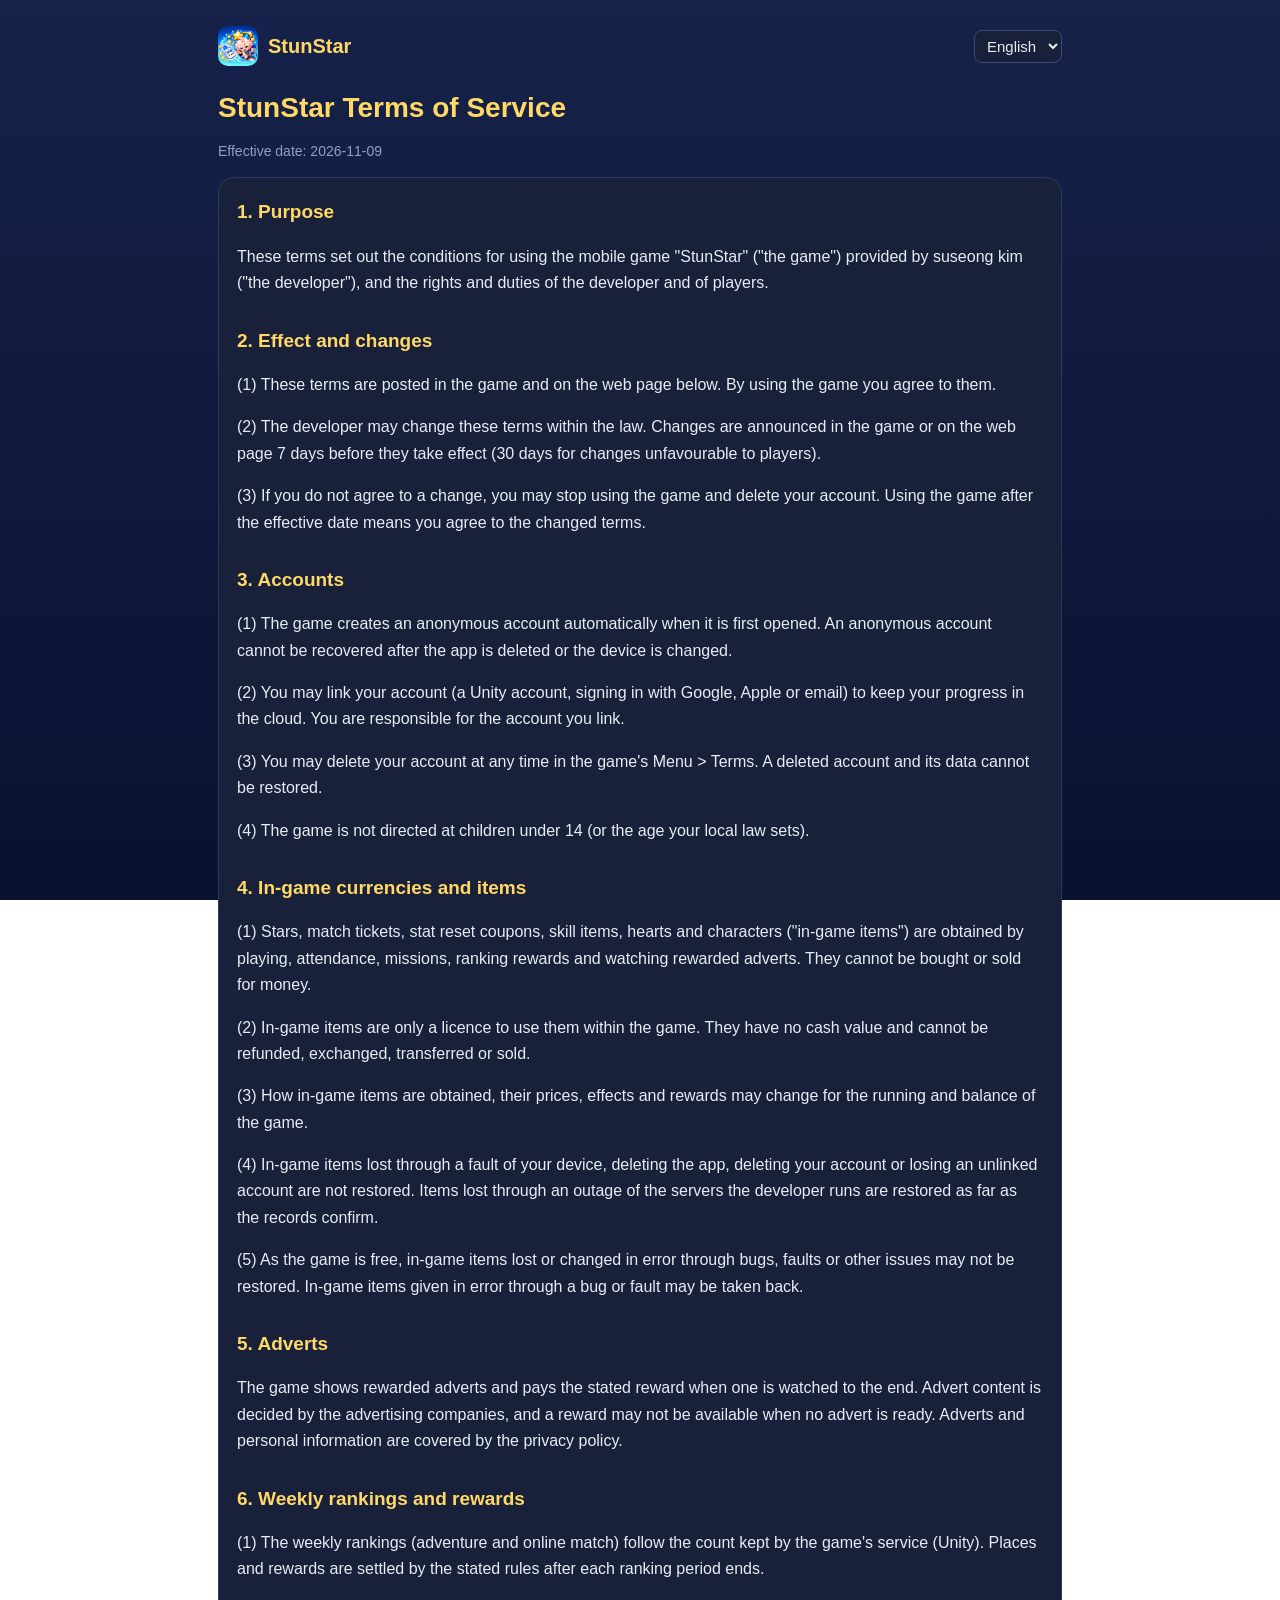
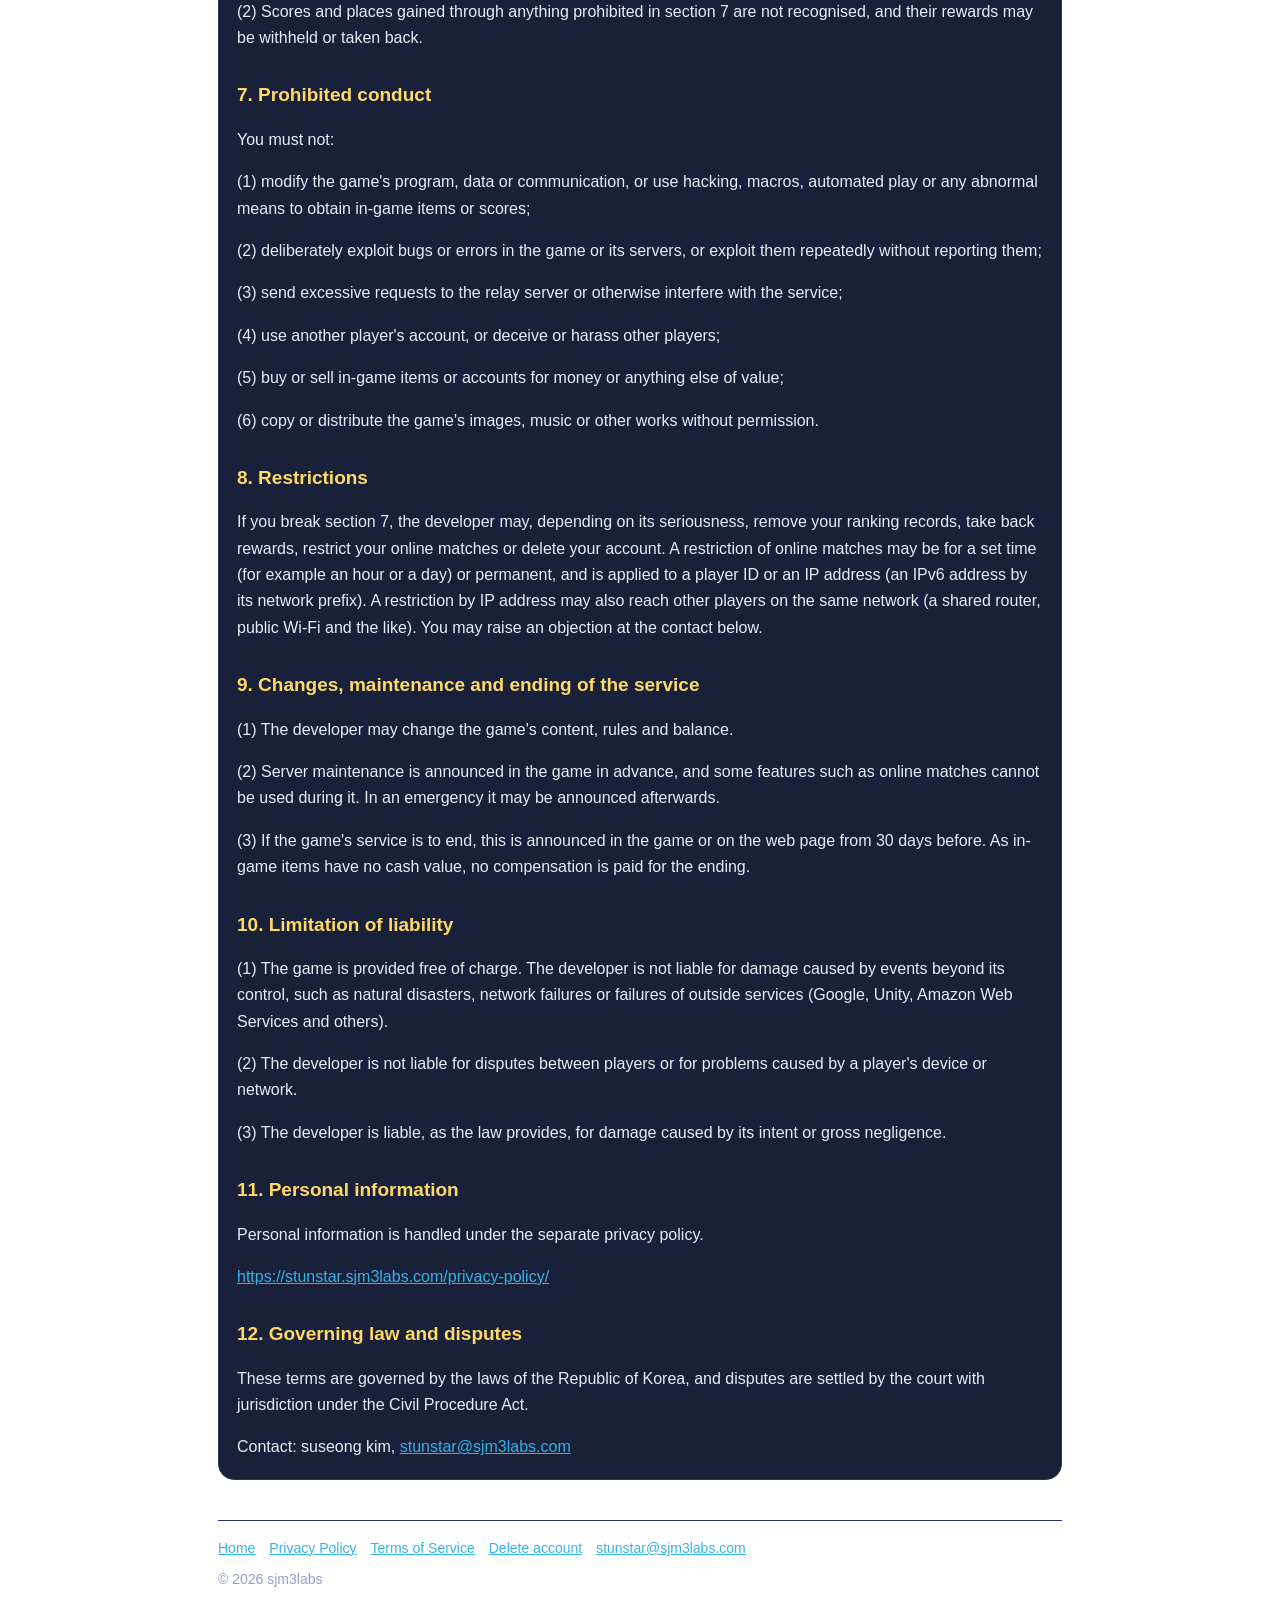
<file: terms/index.html>
<!doctype html>
<html lang="ko">
<head>
<meta charset="utf-8">
<meta name="viewport" content="width=device-width,initial-scale=1">
<title>StunStar Terms of Service</title>
<meta name="description" content="StunStar terms of service / 이용약관">
<meta name="keywords" content="StunStar, 스턴스타, 1:1 대전 게임, 던지기 게임, 기절, 캐주얼 대전, 온라인 대전, 모바일 게임, 무료 게임, 한 손 게임, 1v1 battle game, throwing game, stun, casual PvP, online match, mobile game, free game, one-handed game">
<meta name="robots" content="index,follow">
<meta name="theme-color" content="#16224a">
<link rel="canonical" href="https://stunstar.sjm3labs.com/terms/">
<meta name="apple-itunes-app" content="app-id=6826731312">
<meta property="og:type" content="website">
<meta property="og:site_name" content="StunStar">
<meta property="og:url" content="https://stunstar.sjm3labs.com/terms/">
<meta property="og:title" content="StunStar Terms of Service">
<meta property="og:description" content="StunStar terms of service / 이용약관">
<meta property="og:image" content="https://stunstar.sjm3labs.com/assets/banner.jpg">
<meta property="og:image:width" content="1440">
<meta property="og:image:height" content="960">
<meta property="og:image:alt" content="StunStar">
<meta property="og:locale" content="ko_KR">
<meta property="og:locale:alternate" content="en_US">
<meta name="twitter:card" content="summary_large_image">
<meta name="twitter:title" content="StunStar Terms of Service">
<meta name="twitter:description" content="StunStar terms of service / 이용약관">
<meta name="twitter:image" content="https://stunstar.sjm3labs.com/assets/banner.jpg">

<link rel="icon" href="../assets/favicon.png">
<link rel="apple-touch-icon" href="../assets/icon.png">
<link rel="stylesheet" href="../assets/site.css">
</head>
<body>
<div class="wrap">
<header class="top"><a class="home" href="../"><img src="../assets/icon.png" alt="">StunStar</a><div class="langs"><select id="lang" aria-label="Language"><option value="ko">한국어</option><option value="en">English</option></select></div></header>
<article data-lang="ko">
<h1>StunStar 이용약관</h1>
<p class="muted">시행일: 2026-11-09</p>
<div class="card">
<h2>제1조 (목적)</h2>
<p>이 약관은 suseong kim(이하 &quot;개발자&quot;)이 제공하는 모바일 게임 &quot;StunStar&quot;(이하 &quot;게임&quot;)의 이용 조건과 절차, 개발자와 이용자의 권리와 의무를 정합니다.</p>
<h2>제2조 (약관의 효력과 변경)</h2>
<p>1. 이 약관은 게임 안과 아래 웹 페이지에 게시하며, 이용자가 게임을 이용하면 이 약관에 동의한 것으로 봅니다.</p>
<p>2. 개발자는 관련 법령을 어기지 않는 범위에서 약관을 바꿀 수 있으며, 바꿀 때는 시행일 7일 전(이용자에게 불리한 변경은 30일 전)부터 게임 안이나 웹 페이지에 알립니다.</p>
<p>3. 바뀐 약관에 동의하지 않는 이용자는 이용을 멈추고 계정을 삭제할 수 있습니다. 시행일 이후에도 계속 이용하면 바뀐 약관에 동의한 것으로 봅니다.</p>
<h2>제3조 (계정)</h2>
<p>1. 게임은 처음 실행할 때 익명 계정을 자동으로 만듭니다. 익명 계정은 앱을 삭제하거나 기기를 바꾸면 되찾을 수 없습니다.</p>
<p>2. 이용자는 계정을 연동(Unity 계정: Google, Apple, 이메일 로그인)하여 진행 데이터를 클라우드에 보관할 수 있습니다. 연동한 계정의 관리 책임은 이용자에게 있습니다.</p>
<p>3. 이용자는 언제든 게임의 메뉴 &gt; 약관에서 계정을 삭제할 수 있으며, 삭제된 계정과 데이터는 되돌릴 수 없습니다.</p>
<p>4. 게임은 만 14세 미만 아동을 대상으로 하지 않습니다.</p>
<h2>제4조 (게임 재화와 아이템)</h2>
<p>1. 별, 대전 티켓, 스탯 초기화 쿠폰, 스킬 아이템, 하트, 캐릭터(이하 &quot;게임 재화 등&quot;)는 게임 플레이, 출석, 미션, 랭킹 보상, 보상형 광고 시청으로 얻으며, 현금으로 사거나 팔 수 없습니다.</p>
<p>2. 게임 재화 등은 게임 안에서 쓰는 이용 권한일 뿐이며, 현금 가치가 없고 환불·환전·양도·판매할 수 없습니다.</p>
<p>3. 게임 재화 등의 획득량, 가격, 효과, 보상 내용은 게임 운영과 밸런스를 위해 바뀔 수 있습니다.</p>
<p>4. 이용자 기기의 오류, 앱 삭제, 계정 삭제, 연동하지 않은 계정의 분실로 잃은 게임 재화 등은 복구하지 않습니다. 다만 개발자가 운영하는 서버의 장애로 잃은 것이 기록으로 확인되면 그 범위에서 복구합니다.</p>
<p>5. 게임은 무료로 제공되므로, 게임의 버그·오류나 그 밖의 문제로 잃거나 잘못 바뀐 게임 재화 등은 복구되지 않을 수 있습니다. 버그·오류로 잘못 지급된 게임 재화 등은 회수할 수 있습니다.</p>
<h2>제5조 (광고)</h2>
<p>게임은 보상형 광고를 보여 주고, 끝까지 시청하면 정해진 보상을 지급합니다. 광고 내용은 광고 회사가 정하며, 광고가 준비되지 않으면 보상을 받을 수 없을 수 있습니다. 광고와 개인정보에 관한 내용은 개인정보처리방침에 따릅니다.</p>
<h2>제6조 (주간랭킹과 보상)</h2>
<p>1. 주간랭킹(모험, 온라인 대전)은 게임 서비스(Unity)의 집계를 따르며, 순위와 보상은 랭킹 기간이 끝난 뒤 정해진 기준에 따라 지급합니다.</p>
<p>2. 제7조의 금지 행위로 얻은 점수와 순위는 인정하지 않으며, 그 보상은 지급하지 않거나 회수할 수 있습니다.</p>
<h2>제7조 (금지 행위)</h2>
<p>이용자는 다음 행위를 해서는 안 됩니다.</p>
<p>1. 게임 프로그램, 데이터, 통신을 변조하거나 해킹, 매크로, 자동 조작, 비정상적인 방법으로 게임 재화 등이나 점수를 얻는 행위</p>
<p>2. 게임이나 서버의 버그, 오류를 고의로 이용하거나 알리지 않고 반복해서 이용하는 행위</p>
<p>3. 중계 서버에 과도한 요청을 보내거나 서비스 운영을 방해하는 행위</p>
<p>4. 다른 이용자의 계정을 쓰거나, 다른 이용자를 속이거나 괴롭히는 행위</p>
<p>5. 게임 재화 등이나 계정을 현금이나 다른 대가를 받고 사고파는 행위</p>
<p>6. 게임의 이미지, 음원 등 저작물을 허락 없이 복제·배포하는 행위</p>
<h2>제8조 (이용 제한)</h2>
<p>제7조를 어긴 이용자에게 개발자는 사안의 정도에 따라 랭킹 기록 삭제, 보상 회수, 온라인 대전 이용 제한, 계정 삭제를 할 수 있습니다. 온라인 대전 이용 제한은 기간(예: 1시간, 1일)을 정하거나 영구로 할 수 있으며, 플레이어 ID나 IP 주소(IPv6는 네트워크 대역) 단위로 적용합니다. IP 주소 단위의 제한은 같은 네트워크(공유기, 공용 Wi-Fi 등)를 쓰는 다른 이용자에게도 미칠 수 있습니다. 이용자는 문의처로 이의를 제기할 수 있습니다.</p>
<h2>제9조 (서비스의 변경, 점검, 중단)</h2>
<p>1. 개발자는 게임의 내용, 규칙, 밸런스를 바꿀 수 있습니다.</p>
<p>2. 서버 점검이 필요하면 미리 게임 안에 알리고, 점검 중에는 온라인 대전 등 일부 기능을 쓸 수 없습니다. 긴급한 경우 사후에 알릴 수 있습니다.</p>
<p>3. 게임 서비스를 종료할 때는 종료일 30일 전부터 게임 안이나 웹 페이지에 알립니다. 게임 재화 등은 현금 가치가 없으므로 종료에 따른 보상은 하지 않습니다.</p>
<h2>제10조 (책임의 제한)</h2>
<p>1. 게임은 무료로 제공되며, 개발자는 천재지변, 통신 장애, 외부 서비스(Google, Unity, Amazon Web Services 등)의 장애처럼 개발자에게 책임이 없는 사유로 생긴 손해를 책임지지 않습니다.</p>
<p>2. 개발자는 이용자 사이의 다툼이나 이용자의 기기·네트워크 환경으로 생긴 문제를 책임지지 않습니다.</p>
<p>3. 개발자의 고의나 중대한 과실로 생긴 손해에는 관련 법령에 따라 책임집니다.</p>
<h2>제11조 (개인정보)</h2>
<p>개인정보의 처리는 별도의 개인정보처리방침을 따릅니다.</p>
<p><a href="https://stunstar.sjm3labs.com/privacy-policy/">https://stunstar.sjm3labs.com/privacy-policy/</a></p>
<h2>제12조 (준거법과 분쟁)</h2>
<p>이 약관은 대한민국 법을 따르며, 분쟁이 생기면 민사소송법에 따른 관할 법원에서 해결합니다.</p>
<p>문의처: suseong kim, <a href="mailto:stunstar@sjm3labs.com">stunstar@sjm3labs.com</a></p>
</div>
</article>
<article data-lang="en">
<h1>StunStar Terms of Service</h1>
<p class="muted">Effective date: 2026-11-09</p>
<div class="card">
<h2>1. Purpose</h2>
<p>These terms set out the conditions for using the mobile game &quot;StunStar&quot; (&quot;the game&quot;) provided by suseong kim (&quot;the developer&quot;), and the rights and duties of the developer and of players.</p>
<h2>2. Effect and changes</h2>
<p>(1) These terms are posted in the game and on the web page below. By using the game you agree to them.</p>
<p>(2) The developer may change these terms within the law. Changes are announced in the game or on the web page 7 days before they take effect (30 days for changes unfavourable to players).</p>
<p>(3) If you do not agree to a change, you may stop using the game and delete your account. Using the game after the effective date means you agree to the changed terms.</p>
<h2>3. Accounts</h2>
<p>(1) The game creates an anonymous account automatically when it is first opened. An anonymous account cannot be recovered after the app is deleted or the device is changed.</p>
<p>(2) You may link your account (a Unity account, signing in with Google, Apple or email) to keep your progress in the cloud. You are responsible for the account you link.</p>
<p>(3) You may delete your account at any time in the game's Menu &gt; Terms. A deleted account and its data cannot be restored.</p>
<p>(4) The game is not directed at children under 14 (or the age your local law sets).</p>
<h2>4. In-game currencies and items</h2>
<p>(1) Stars, match tickets, stat reset coupons, skill items, hearts and characters (&quot;in-game items&quot;) are obtained by playing, attendance, missions, ranking rewards and watching rewarded adverts. They cannot be bought or sold for money.</p>
<p>(2) In-game items are only a licence to use them within the game. They have no cash value and cannot be refunded, exchanged, transferred or sold.</p>
<p>(3) How in-game items are obtained, their prices, effects and rewards may change for the running and balance of the game.</p>
<p>(4) In-game items lost through a fault of your device, deleting the app, deleting your account or losing an unlinked account are not restored. Items lost through an outage of the servers the developer runs are restored as far as the records confirm.</p>
<p>(5) As the game is free, in-game items lost or changed in error through bugs, faults or other issues may not be restored. In-game items given in error through a bug or fault may be taken back.</p>
<h2>5. Adverts</h2>
<p>The game shows rewarded adverts and pays the stated reward when one is watched to the end. Advert content is decided by the advertising companies, and a reward may not be available when no advert is ready. Adverts and personal information are covered by the privacy policy.</p>
<h2>6. Weekly rankings and rewards</h2>
<p>(1) The weekly rankings (adventure and online match) follow the count kept by the game's service (Unity). Places and rewards are settled by the stated rules after each ranking period ends.</p>
<p>(2) Scores and places gained through anything prohibited in section 7 are not recognised, and their rewards may be withheld or taken back.</p>
<h2>7. Prohibited conduct</h2>
<p>You must not:</p>
<p>(1) modify the game's program, data or communication, or use hacking, macros, automated play or any abnormal means to obtain in-game items or scores;</p>
<p>(2) deliberately exploit bugs or errors in the game or its servers, or exploit them repeatedly without reporting them;</p>
<p>(3) send excessive requests to the relay server or otherwise interfere with the service;</p>
<p>(4) use another player's account, or deceive or harass other players;</p>
<p>(5) buy or sell in-game items or accounts for money or anything else of value;</p>
<p>(6) copy or distribute the game's images, music or other works without permission.</p>
<h2>8. Restrictions</h2>
<p>If you break section 7, the developer may, depending on its seriousness, remove your ranking records, take back rewards, restrict your online matches or delete your account. A restriction of online matches may be for a set time (for example an hour or a day) or permanent, and is applied to a player ID or an IP address (an IPv6 address by its network prefix). A restriction by IP address may also reach other players on the same network (a shared router, public Wi-Fi and the like). You may raise an objection at the contact below.</p>
<h2>9. Changes, maintenance and ending of the service</h2>
<p>(1) The developer may change the game's content, rules and balance.</p>
<p>(2) Server maintenance is announced in the game in advance, and some features such as online matches cannot be used during it. In an emergency it may be announced afterwards.</p>
<p>(3) If the game's service is to end, this is announced in the game or on the web page from 30 days before. As in-game items have no cash value, no compensation is paid for the ending.</p>
<h2>10. Limitation of liability</h2>
<p>(1) The game is provided free of charge. The developer is not liable for damage caused by events beyond its control, such as natural disasters, network failures or failures of outside services (Google, Unity, Amazon Web Services and others).</p>
<p>(2) The developer is not liable for disputes between players or for problems caused by a player's device or network.</p>
<p>(3) The developer is liable, as the law provides, for damage caused by its intent or gross negligence.</p>
<h2>11. Personal information</h2>
<p>Personal information is handled under the separate privacy policy.</p>
<p><a href="https://stunstar.sjm3labs.com/privacy-policy/">https://stunstar.sjm3labs.com/privacy-policy/</a></p>
<h2>12. Governing law and disputes</h2>
<p>These terms are governed by the laws of the Republic of Korea, and disputes are settled by the court with jurisdiction under the Civil Procedure Act.</p>
<p>Contact: suseong kim, <a href="mailto:stunstar@sjm3labs.com">stunstar@sjm3labs.com</a></p>
</div>
</article>
<footer>
<a href="../">Home</a><a href="../privacy-policy/"><span data-lang="ko">개인정보처리방침</span><span data-lang="en">Privacy Policy</span></a><a href="../terms/"><span data-lang="ko">이용약관</span><span data-lang="en">Terms of Service</span></a><a href="../delete-account/"><span data-lang="ko">계정 삭제</span><span data-lang="en">Delete account</span></a><a href="mailto:stunstar@sjm3labs.com">stunstar@sjm3labs.com</a>
<div style="margin-top:8px">© 2026 sjm3labs</div>
</footer>
</div>
<script>
(function(){var codes=["ko","en"];
function pick(c){if(codes.indexOf(c)<0)c=codes.indexOf('en')>=0?'en':codes[0];
document.querySelectorAll('[data-lang]').forEach(function(e){e.classList.toggle('on',e.getAttribute('data-lang')===c)});
var s=document.getElementById('lang');if(s)s.value=c;document.documentElement.lang=c;try{localStorage.setItem('lang',c)}catch(e){}}
var saved=null;try{saved=localStorage.getItem('lang')}catch(e){}
var nav=(navigator.language||'en').slice(0,2).toLowerCase();
pick(saved||nav);
var s=document.getElementById('lang');if(s)s.onchange=function(){pick(s.value)};})();
</script>
</body>
</html>
</file>
<file: assets/site.css>
*{box-sizing:border-box}
html{-webkit-text-size-adjust:100%}
body{margin:0;font-family:-apple-system,BlinkMacSystemFont,"Segoe UI","Apple SD Gothic Neo","Noto Sans KR","Malgun Gothic",Roboto,sans-serif;
background:linear-gradient(#16224a,#0b1130) fixed;color:#e8ecf5;line-height:1.65;font-size:16px}
a{color:#35b4e8}
.wrap{max-width:880px;margin:0 auto;padding:20px 18px 48px}
header.top{display:flex;align-items:center;gap:12px;padding:6px 0 18px}
header.top img{width:40px;height:40px;border-radius:10px}
header.top a.home{display:flex;align-items:center;gap:10px;color:#ffd866;font-weight:800;font-size:20px;text-decoration:none}
header.top .langs{margin-left:auto}
select{background:#18203a;color:#e8ecf5;border:1px solid #3a4a7a;border-radius:8px;padding:6px 8px;font-size:15px}
h1{font-size:28px;line-height:1.3;margin:6px 0 4px;color:#ffd866}
h2{font-size:19px;margin:28px 0 8px;color:#ffd866}
.card{background:#18203a;border:1px solid #2a3760;border-radius:16px;padding:18px 18px}
.card>:first-child{margin-top:0}
.card>:last-child{margin-bottom:0}
.muted{color:#8fa0c8;font-size:14px}
ul{padding-left:22px;margin:6px 0}
li{margin:3px 0}
li ul{margin:2px 0}
.button{display:inline-block;padding:12px 18px;border-radius:12px;background:#35b4e8;color:#fff;font-weight:700;text-decoration:none;margin:4px 8px 4px 0}
.button.pink{background:#e8679a}
.button.line{background:transparent;border:1px solid #8fa0c8;color:#e8ecf5}
footer{margin-top:40px;padding-top:16px;border-top:1px solid #2a3760;font-size:14px;color:#8fa0c8}
footer a{margin-right:14px}
[data-lang]:not(.on){display:none}
</file>
